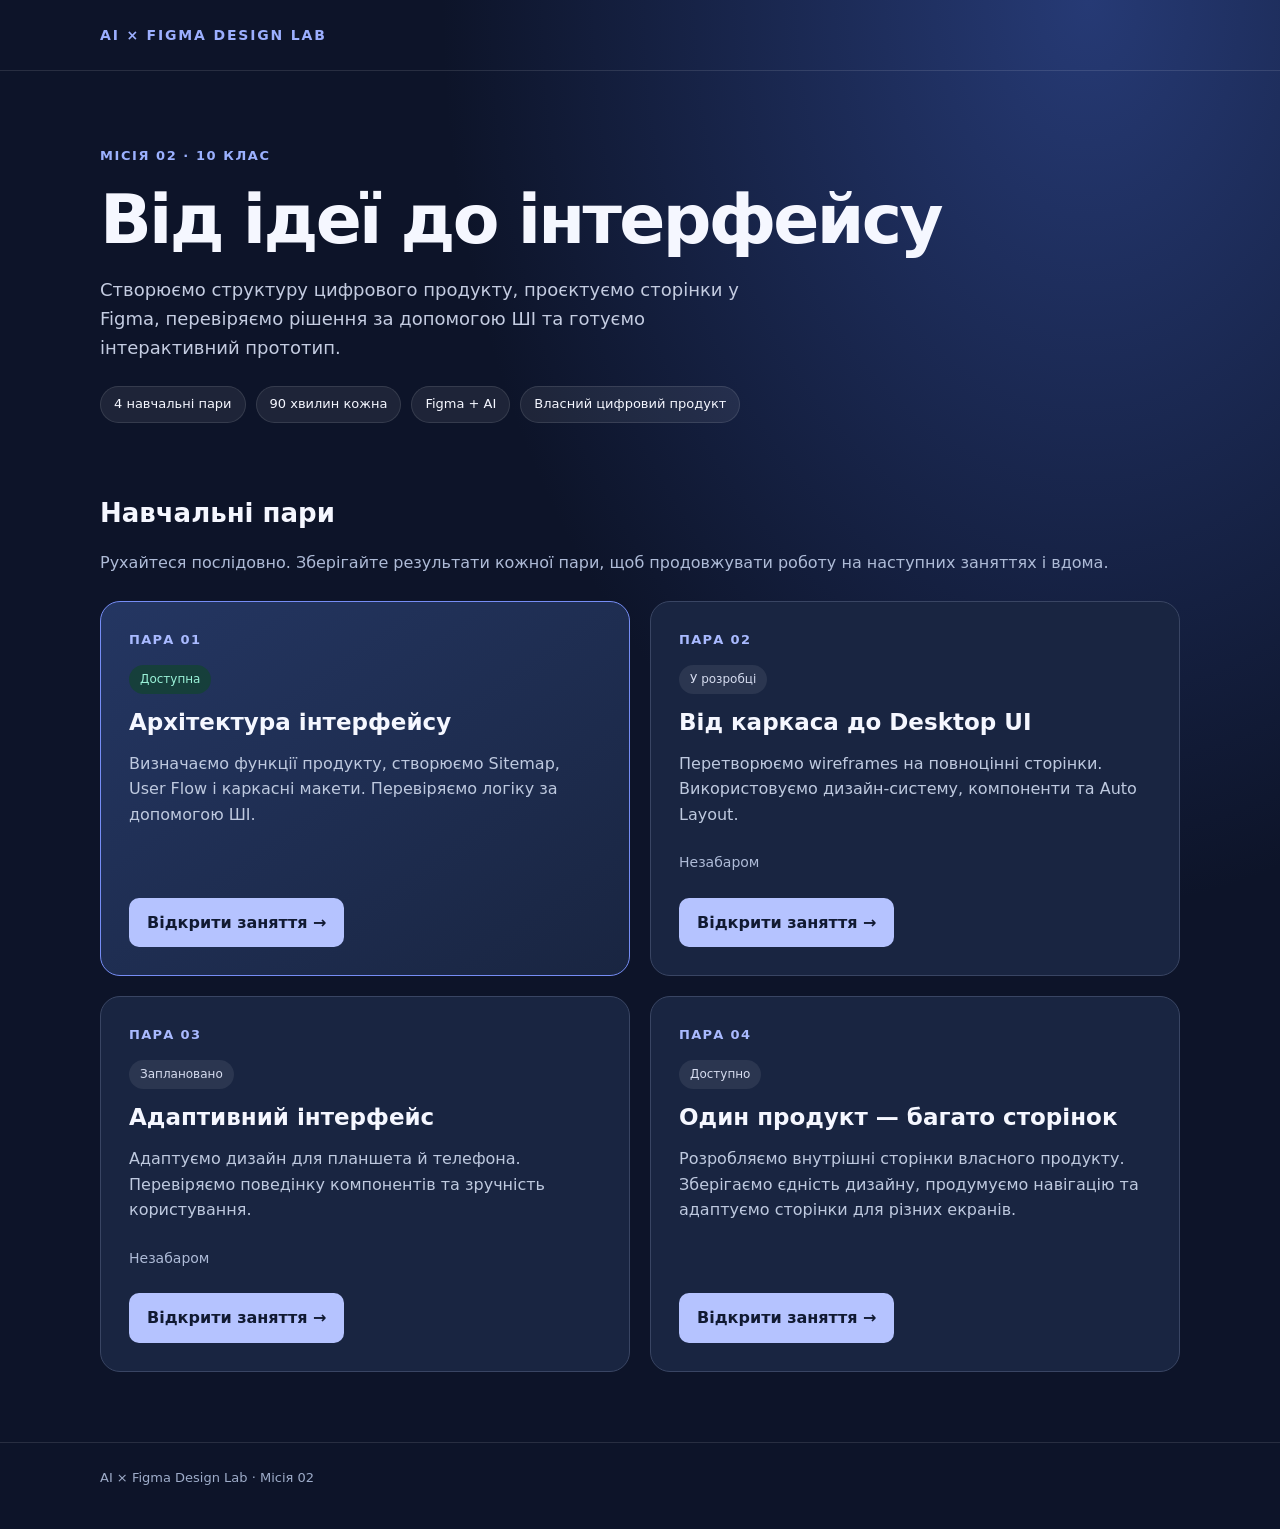
<file: index.html>
<!DOCTYPE html>
<html lang="uk">
<head>
  <meta charset="UTF-8">
  <meta name="viewport" content="width=device-width, initial-scale=1">
  <meta name="theme-color" content="#101a35">
  <title>Місія 02 | AI × Figma Design Lab</title>
  <style>
    :root {
      color-scheme: dark;
      font-family: Inter, system-ui, Arial, sans-serif;
      background: #0d1429;
      color: #f5f7ff;
    }

    * { box-sizing: border-box; }

    body {
      margin: 0;
      min-height: 100vh;
      background:
        radial-gradient(ellipse at 85% 0%, #263a75 0%, transparent 42%),
        #0d1429;
      line-height: 1.6;
    }

    .container {
      width: min(1080px, calc(100% - 40px));
      margin: auto;
    }

    header {
      padding: 24px 0;
      border-bottom: 1px solid #ffffff1c;
    }

    .brand {
      font-size: 14px;
      font-weight: 800;
      letter-spacing: .13em;
      color: #9cafff;
    }

    .hero { padding: 75px 0 48px; }

    .eyebrow {
      color: #9bb1ff;
      font-size: 13px;
      font-weight: 700;
      letter-spacing: .12em;
      text-transform: uppercase;
    }

    h1 {
      font-size: clamp(38px, 6vw, 68px);
      line-height: 1.1;
      margin: 16px 0;
      letter-spacing: -.04em;
    }

    .lead {
      color: #c4cce1;
      font-size: 18px;
      max-width: 690px;
    }

    .meta {
      display: flex;
      flex-wrap: wrap;
      gap: 10px;
      margin-top: 24px;
    }

    .meta span {
      padding: 7px 13px;
      background: #ffffff12;
      border: 1px solid #ffffff1b;
      border-radius: 30px;
      font-size: 13px;
    }

    h2 { font-size: 26px; margin-bottom: 8px; }

    .section-intro {
      color: #aebbd7;
      margin-bottom: 25px;
    }

    .grid {
      display: grid;
      grid-template-columns: repeat(2, minmax(0, 1fr));
      gap: 20px;
      margin-bottom: 70px;
    }

    .card {
      display: flex;
      flex-direction: column;
      gap: 14px;
      padding: 28px;
      border: 1px solid #394563;
      border-radius: 20px;
      background: #192541;
    }

    .card.active {
      border-color: #768df5;
      background: linear-gradient(145deg, #243662, #192541);
    }

    .number {
      color: #a9baff;
      font-size: 13px;
      font-weight: 800;
      letter-spacing: .1em;
    }

    .card h3 {
      margin: 0;
      font-size: 23px;
      line-height: 1.25;
    }

    .card p {
      margin: 0;
      color: #bec9df;
      flex: 1;
    }

    .status {
      align-self: flex-start;
      font-size: 12px;
      padding: 5px 11px;
      border-radius: 20px;
      background: #ffffff14;
      color: #d6dcef;
    }

    .active .status {
      background: #163f3b;
      color: #9af2d8;
    }

    .button {
      display: inline-block;
      align-self: flex-start;
      margin-top: 10px;
      padding: 12px 18px;
      border-radius: 10px;
      background: #b5c3ff;
      color: #111a32;
      font-weight: 800;
      text-decoration: none;
    }

    .button:hover,
    .button:focus-visible {
      background: #e0e6ff;
      outline: 2px solid #fff;
      outline-offset: 3px;
    }

    .coming {
      margin-top: 10px;
      color: #aebbd7;
      font-size: 14px;
    }

    footer {
      border-top: 1px solid #ffffff1c;
      padding: 25px 0 40px;
      color: #9eacc9;
      font-size: 13px;
    }

    @media (max-width: 700px) {
      .grid { grid-template-columns: 1fr; }
      .hero { padding-top: 48px; }
      .card { padding: 23px; }
    }
  </style>
</head>
<body>
  <header>
    <div class="container">
      <div class="brand">AI × FIGMA DESIGN LAB</div>
    </div>
  </header>

  <main class="container">
    <section class="hero" aria-labelledby="mission-title">
      <div class="eyebrow">Місія 02 · 10 клас</div>
      <h1 id="mission-title">Від ідеї до інтерфейсу</h1>
      <p class="lead">
        Створюємо структуру цифрового продукту,
        проєктуємо сторінки у Figma, перевіряємо
        рішення за допомогою ШІ та готуємо
        інтерактивний прототип.
      </p>
      <div class="meta">
        <span>4 навчальні пари</span>
        <span>90 хвилин кожна</span>
        <span>Figma + AI</span>
        <span>Власний цифровий продукт</span>
      </div>
    </section>

    <section aria-labelledby="lessons-title">
      <h2 id="lessons-title">Навчальні пари</h2>
      <p class="section-intro">
        Рухайтеся послідовно. Зберігайте результати
        кожної пари, щоб продовжувати роботу
        на наступних заняттях і вдома.
      </p>

      <div class="grid">
        <article class="card active">
          <div class="number">ПАРА 01</div>
          <span class="status">Доступна</span>
          <h3>Архітектура інтерфейсу</h3>
          <p>
            Визначаємо функції продукту, створюємо
            Sitemap, User Flow і каркасні макети.
            Перевіряємо логіку за допомогою ШІ.
          </p>
          <a class="button" href="./pair-01/">
            Відкрити заняття →
          </a>
        </article>

        <article class="card">
          <div class="number">ПАРА 02</div>
          <span class="status">У розробці</span>
          <h3>Від каркаса до Desktop UI</h3>
          <p>
            Перетворюємо wireframes на повноцінні
            сторінки. Використовуємо дизайн-систему,
            компоненти та Auto Layout.
          </p>
          <div class="coming">Незабаром</div>
           <a class="button" href="./pair-02/">
                Відкрити заняття →
           </a>
        </article>

        <article class="card">
          <div class="number">ПАРА 03</div>
          <span class="status">Заплановано</span>
          <h3>Адаптивний інтерфейс</h3>
          <p>
            Адаптуємо дизайн для планшета й телефона.
            Перевіряємо поведінку компонентів
            та зручність користування.
          </p>
          <div class="coming">Незабаром</div>
           <a class="button" href="./pair-03/">
                Відкрити заняття →
           </a>
        </article>

        <article class="card">
           <div class="number">ПАРА 04</div>
           <span class="status">Доступно</span>
           <h3>Один продукт — багато сторінок</h3>
           <p>
                Розробляємо внутрішні сторінки власного продукту.
                Зберігаємо єдність дизайну, продумуємо навігацію
                та адаптуємо сторінки для різних екранів.
           </p>
           <a class="button" href="./pair-04/">
                Відкрити заняття →
           </a>
        </article>
      </div>
    </section>
  </main>

  <footer>
    <div class="container">
      AI × Figma Design Lab · Місія 02
    </div>
  </footer>
</body>
</html>
</file>
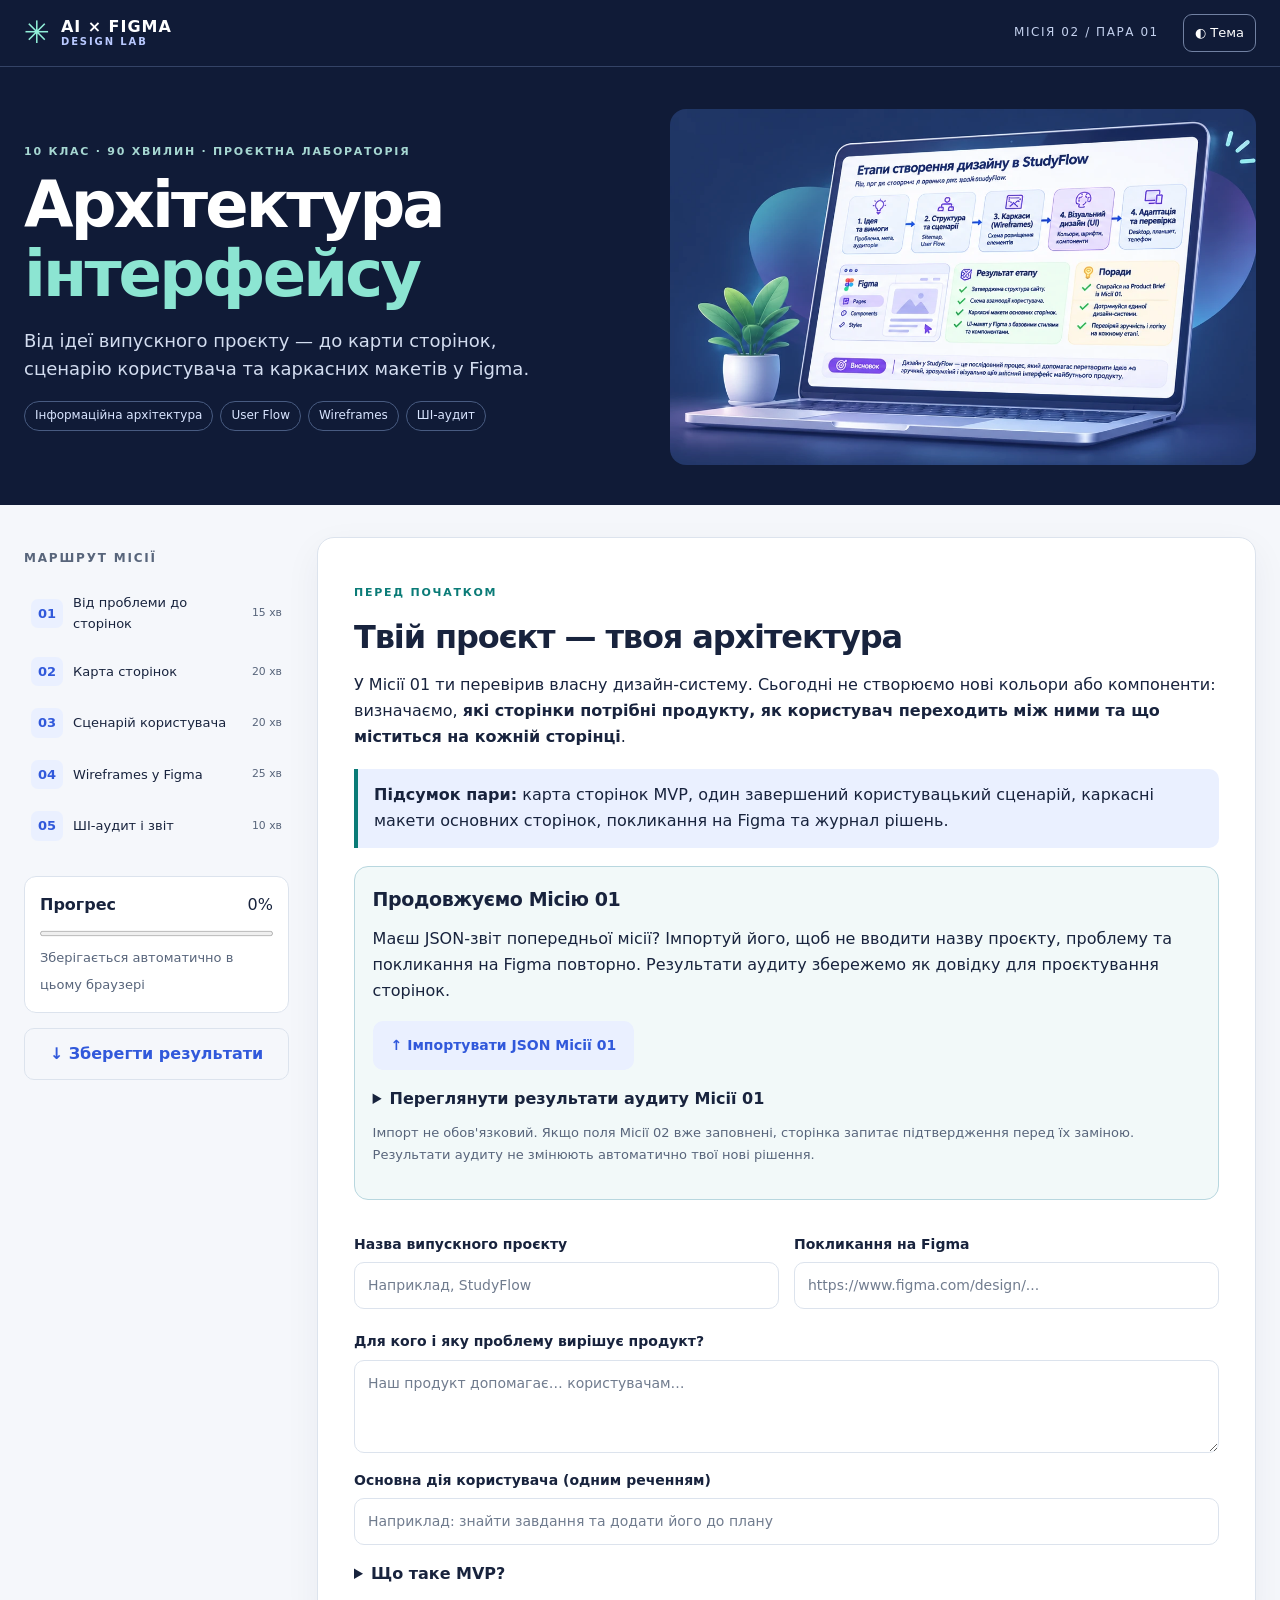
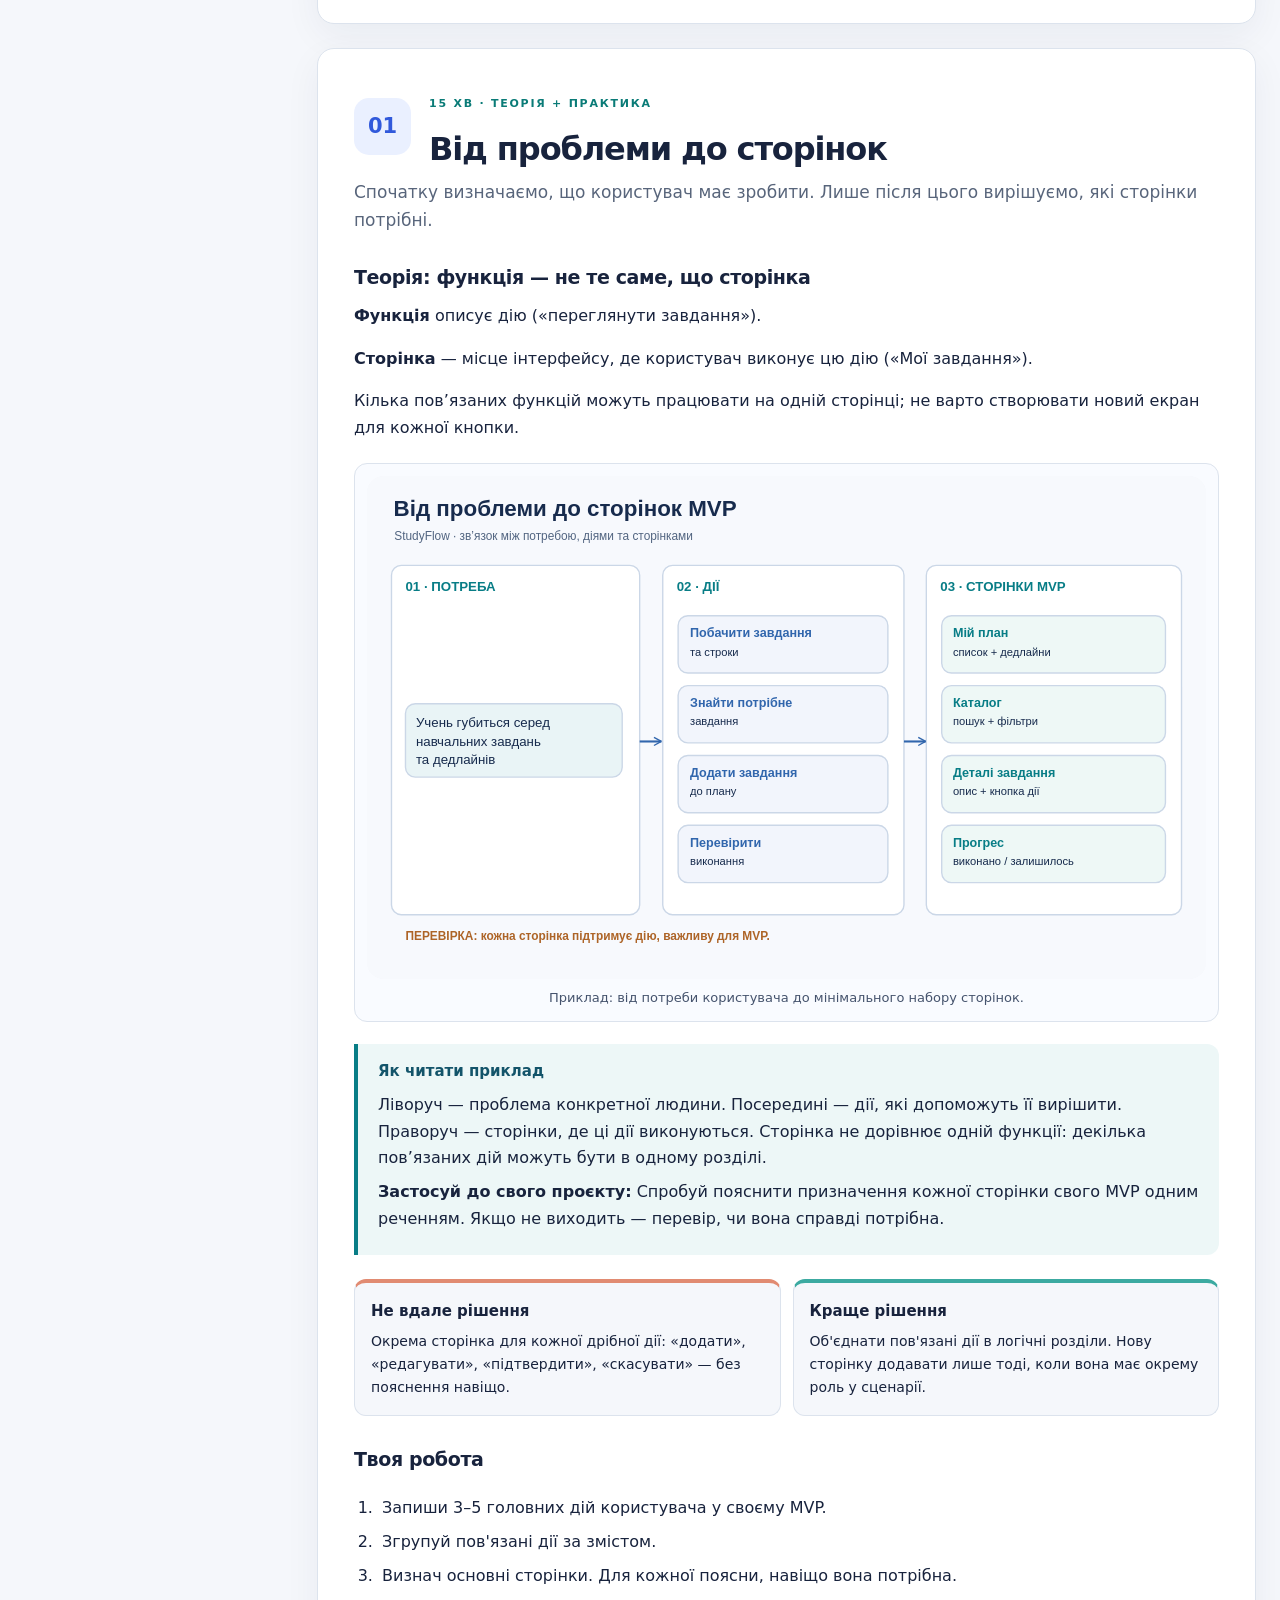
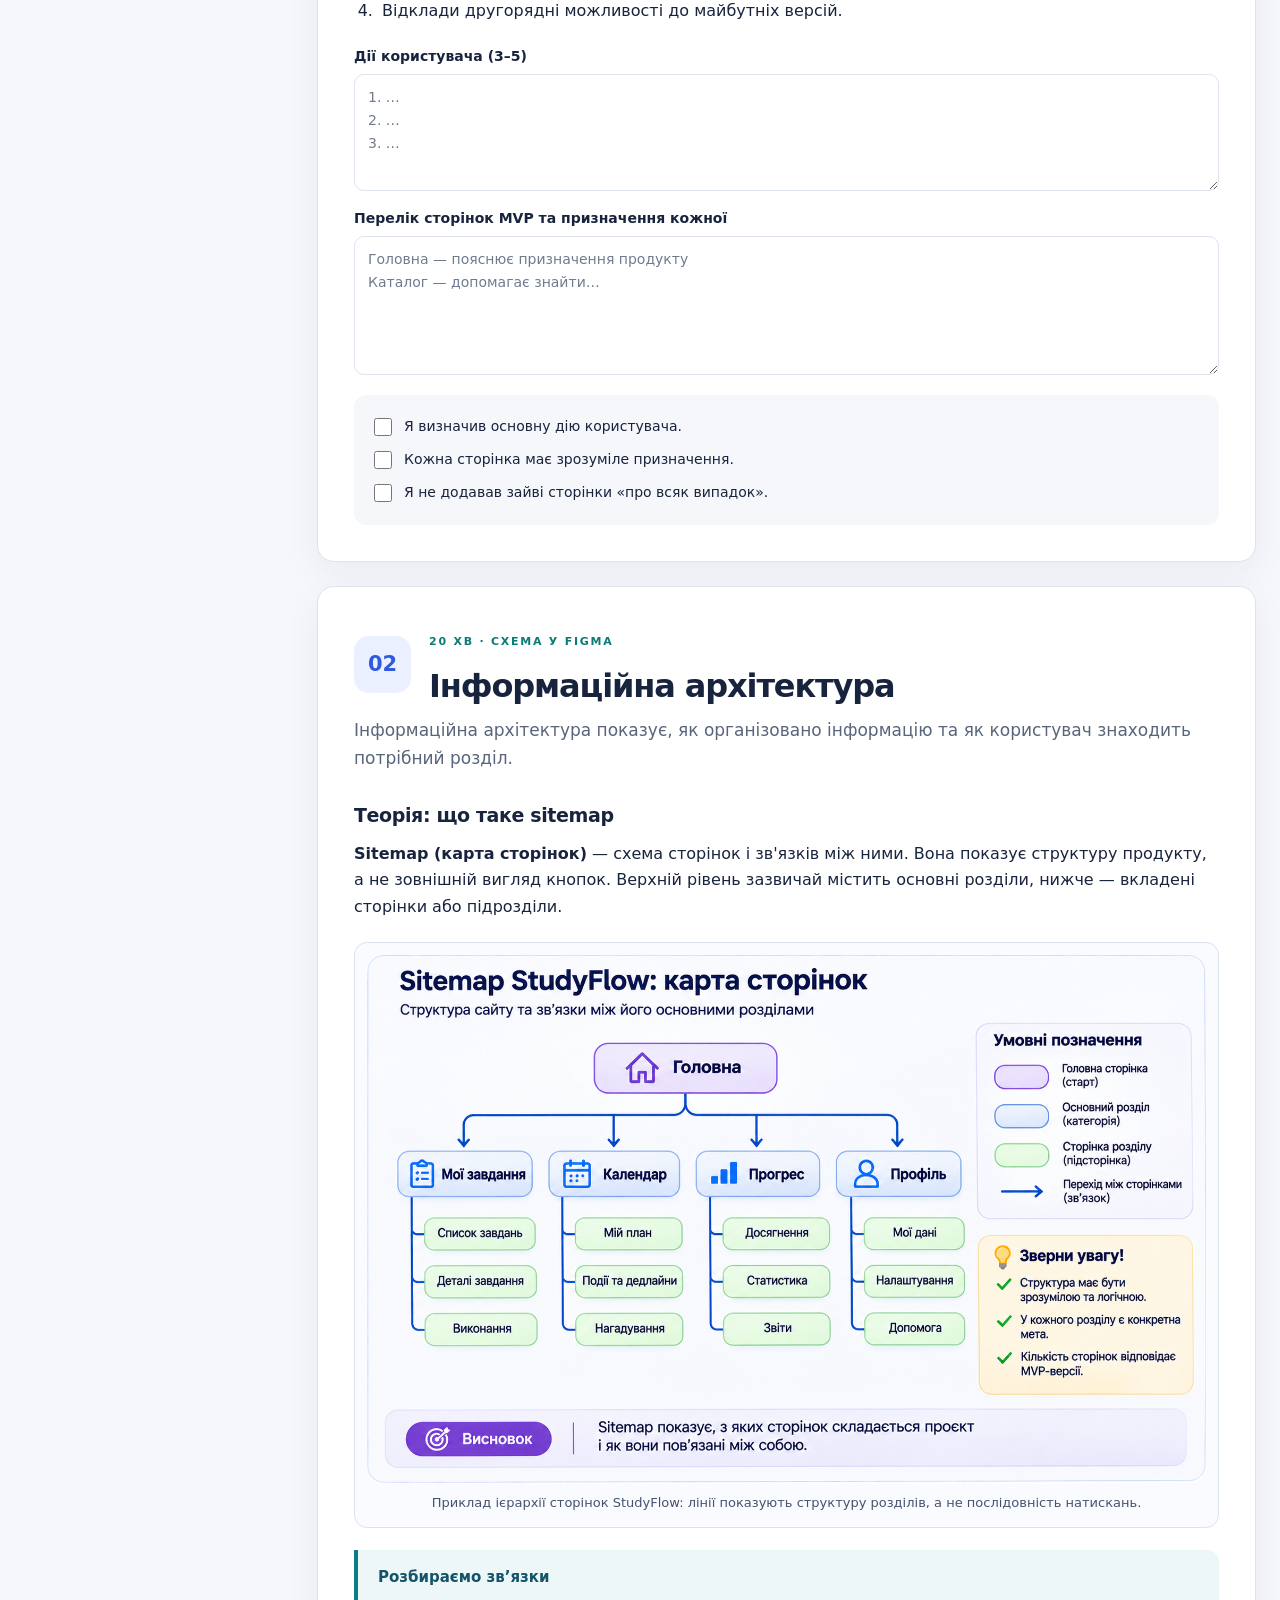
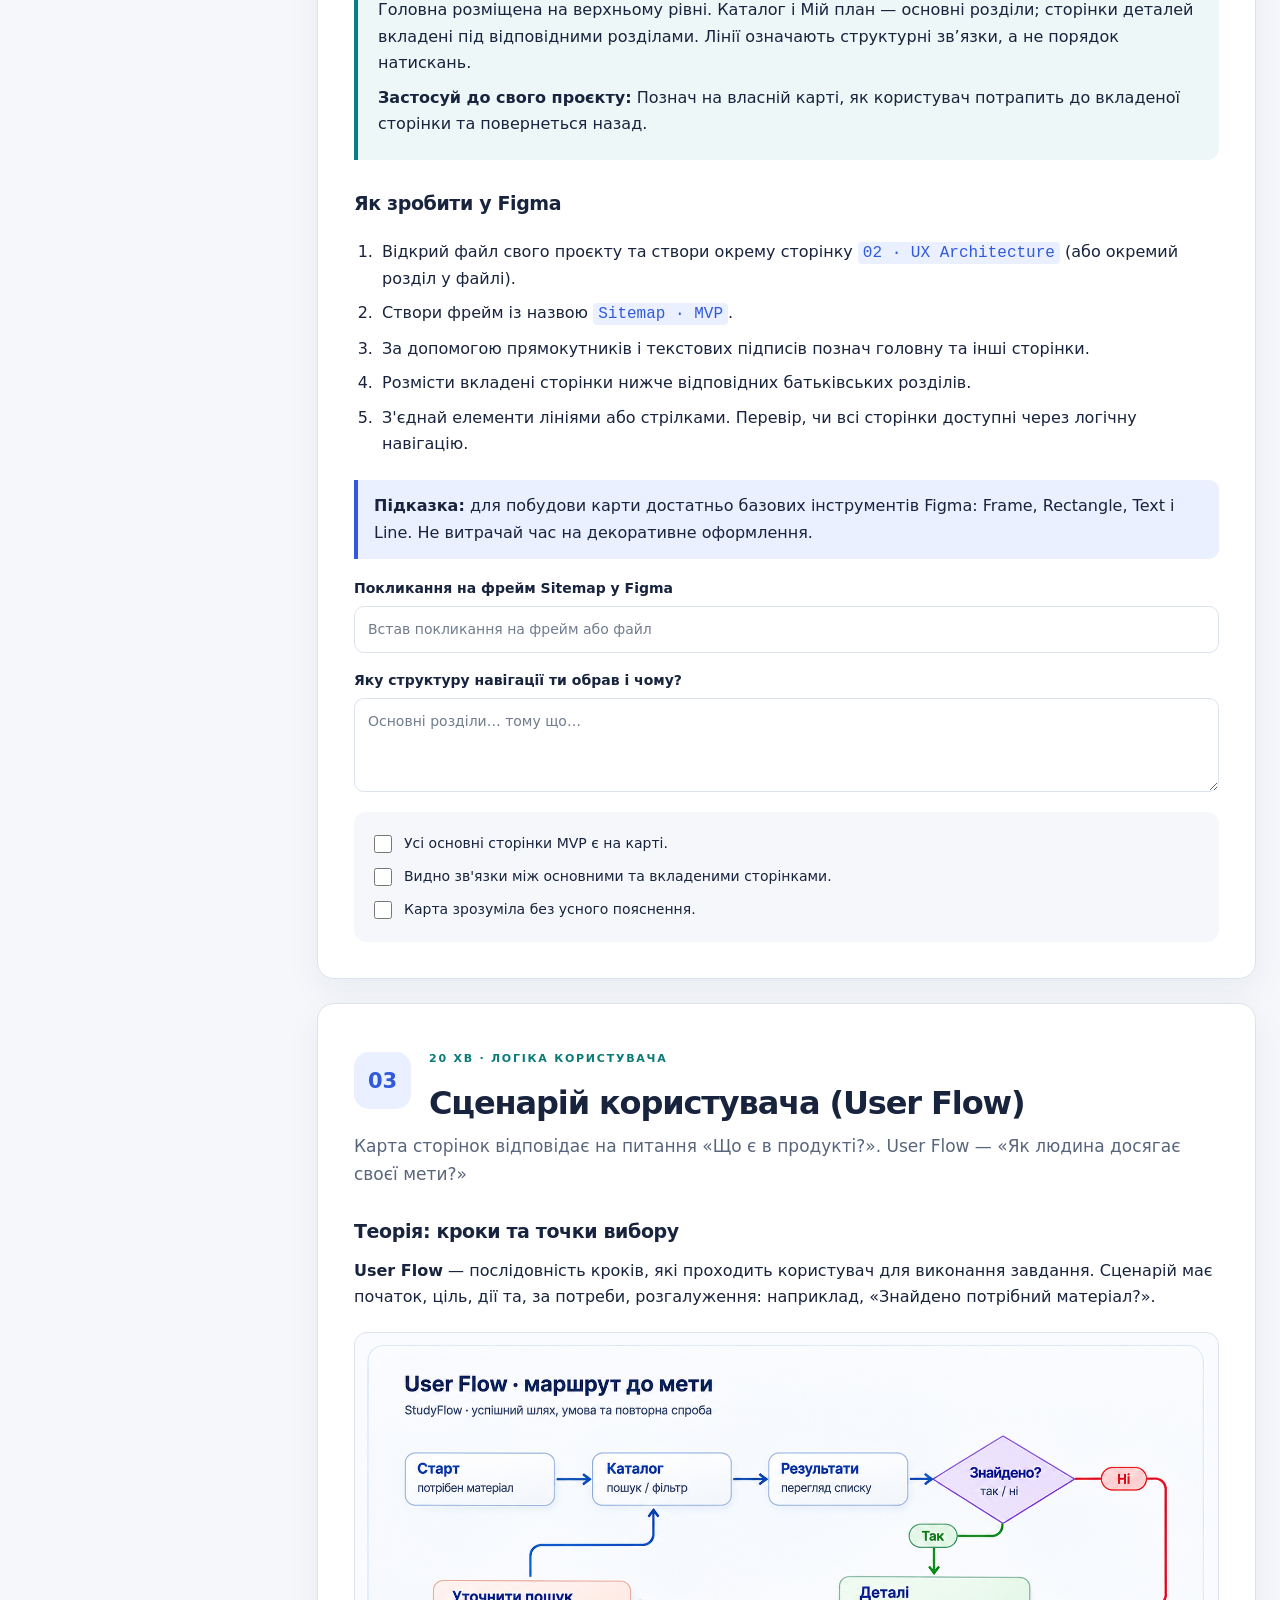
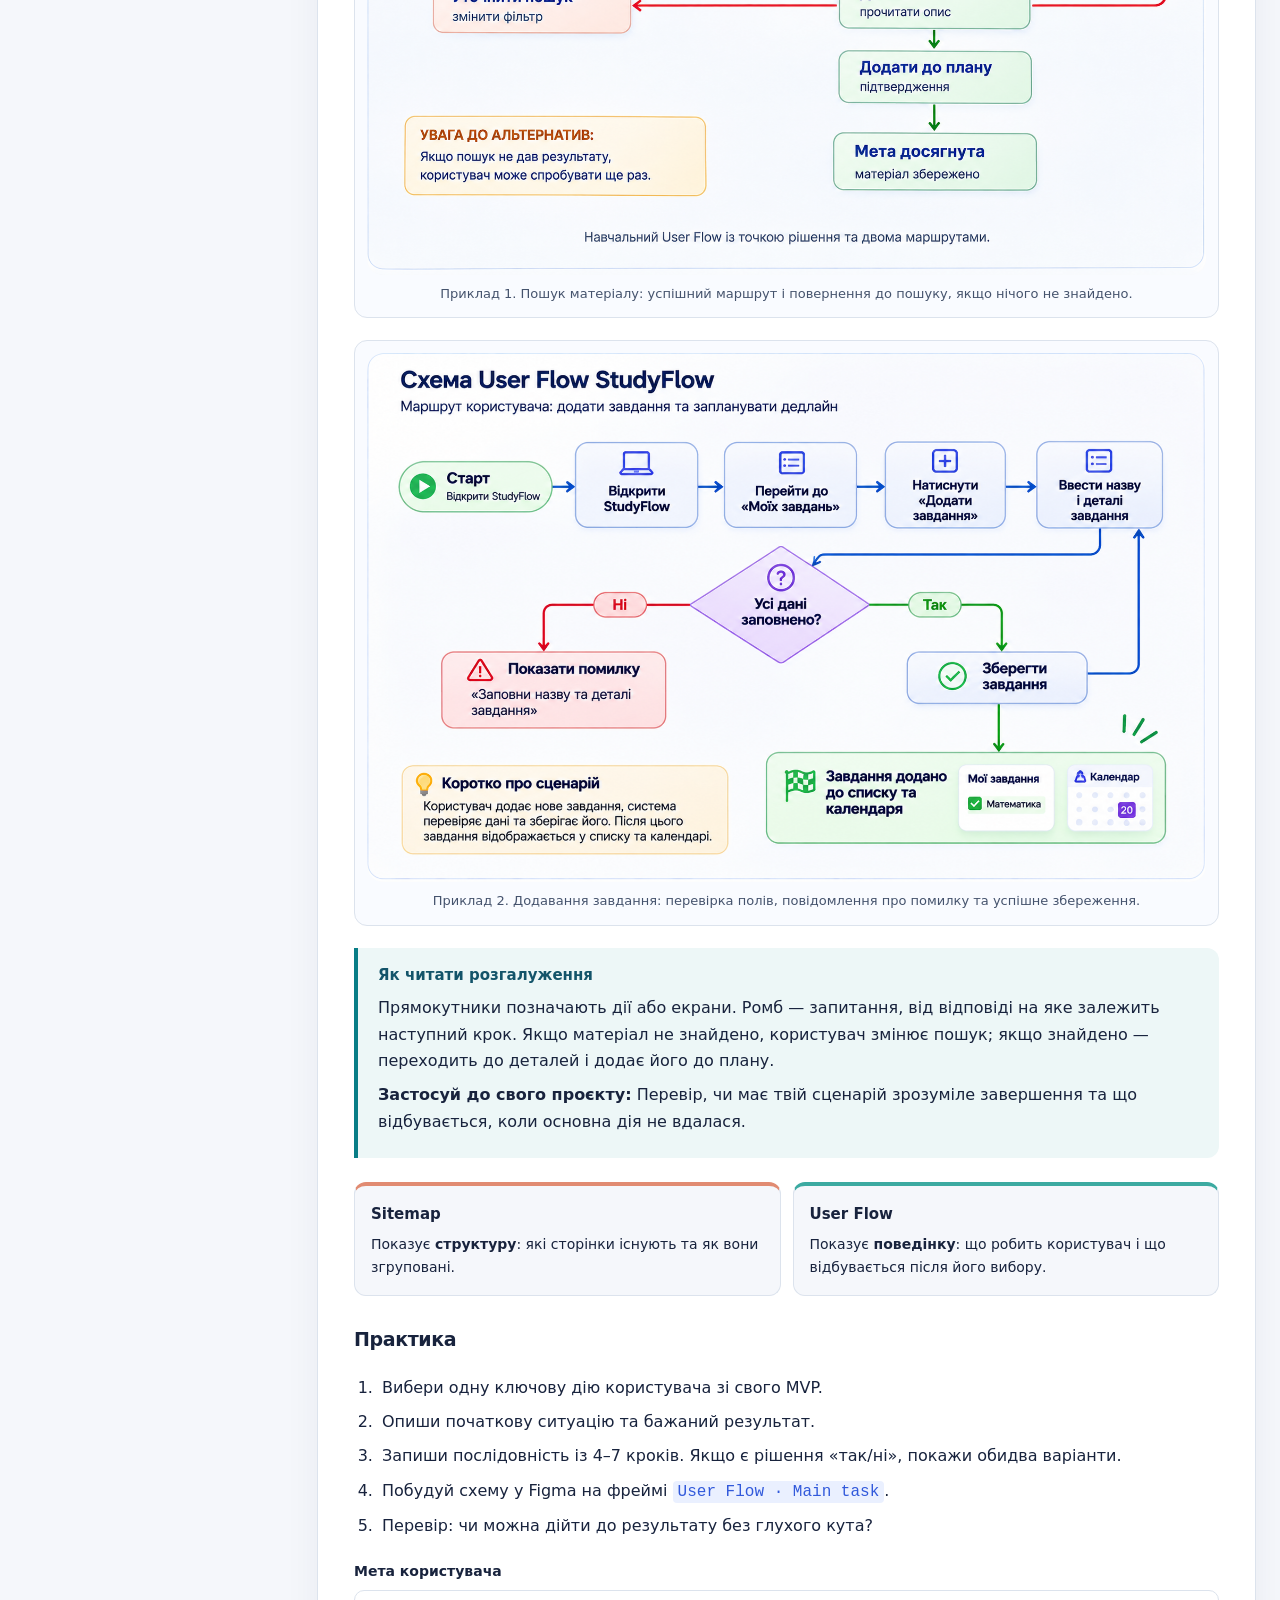
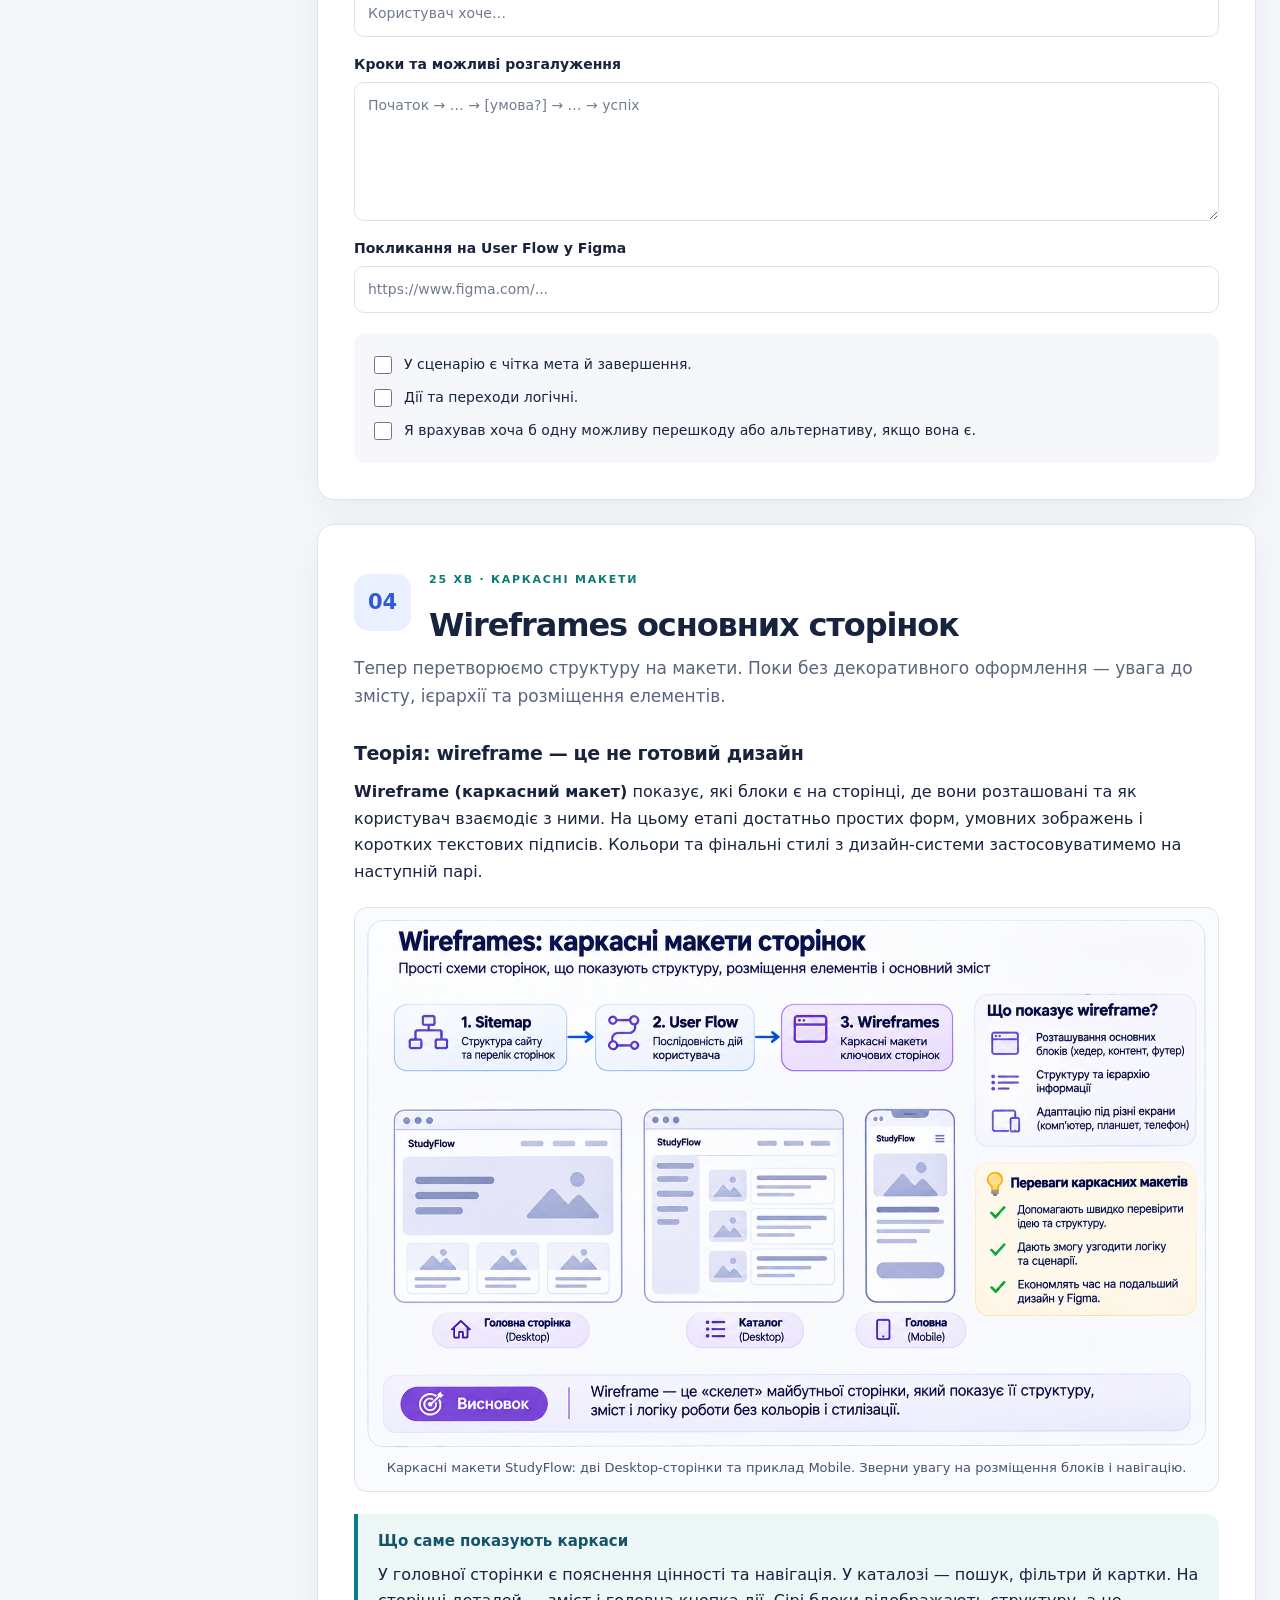
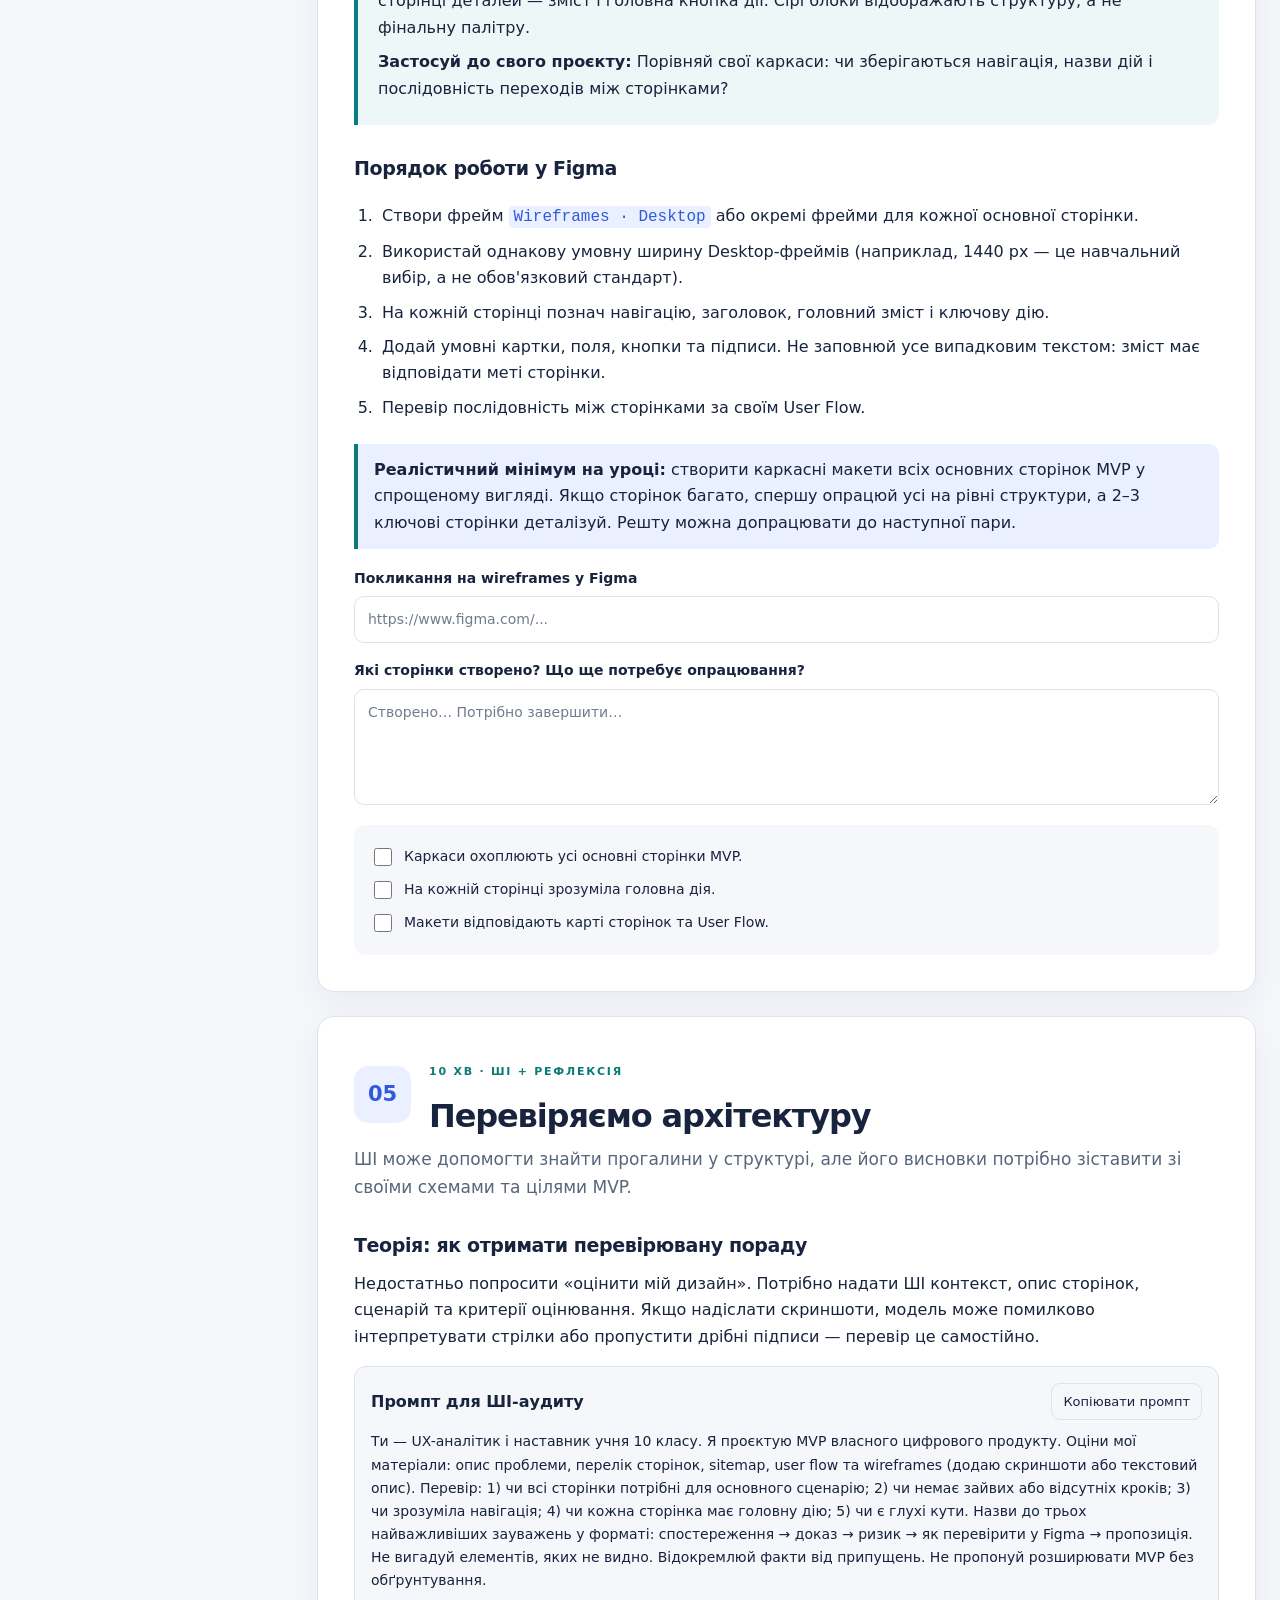
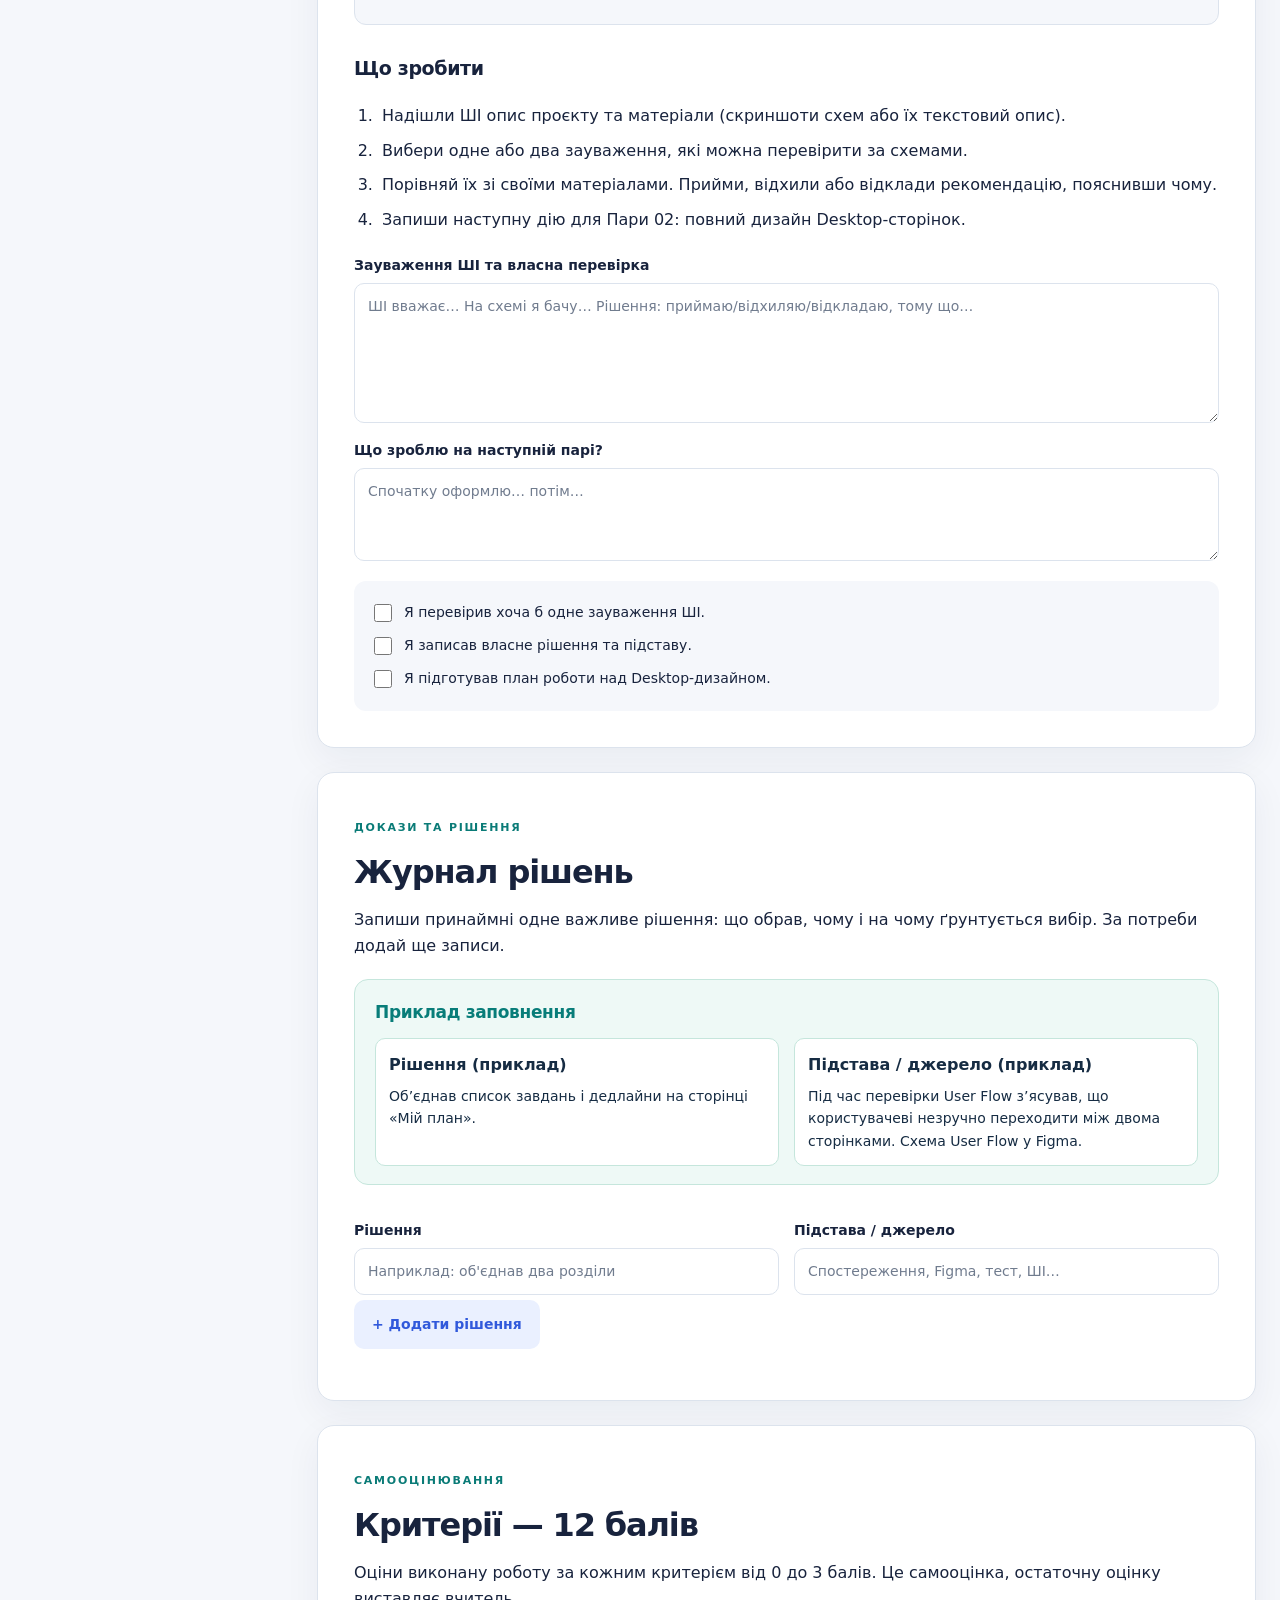
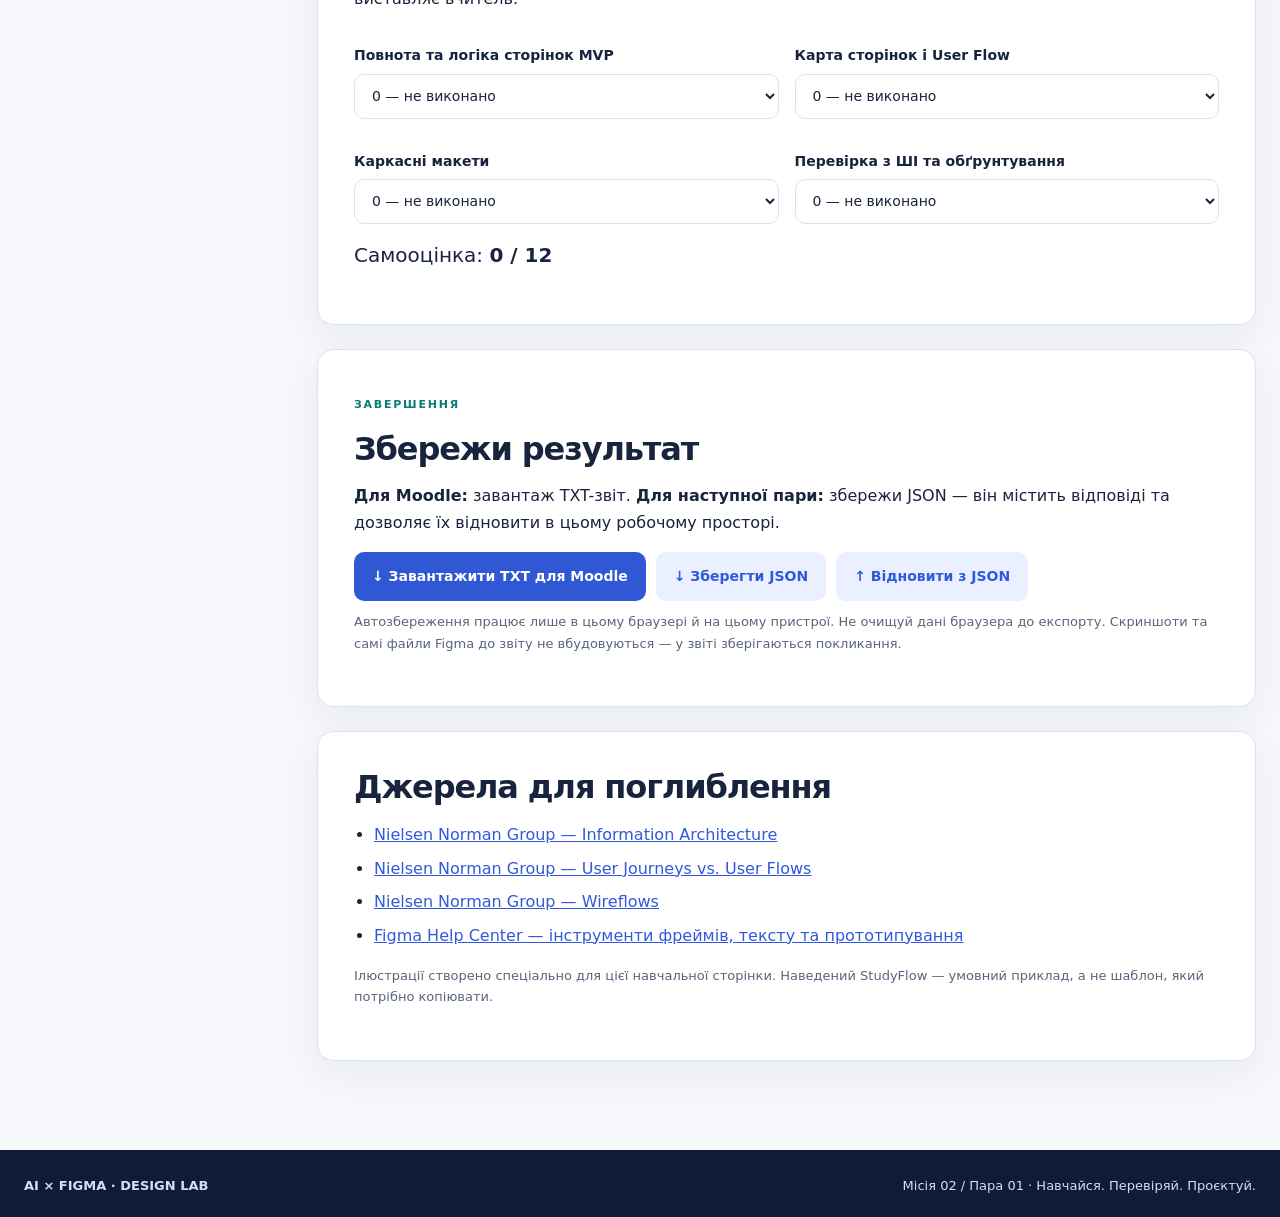
<file: pair-01/index.html>
<!DOCTYPE html>

<html lang="uk">
<head>
<meta charset="utf-8"/><meta content="width=device-width, initial-scale=1" name="viewport"/><meta content="#101b37" name="theme-color"/>
<meta content="Місія 02, пара 01: інтерактивний навчальний модуль із проєктування архітектури інтерфейсу у Figma." name="description"/>
<title>Місія 02 · Пара 01 — Архітектура інтерфейсу</title>
<link href="assets/css/styles.css" rel="stylesheet"/><script defer="" src="assets/js/app.js"></script>
</head>
<body>
<a class="skip" href="#main">Перейти до основного вмісту</a>
<header class="site-header"><div class="shell header-inner"><a aria-label="AI × Figma — початок" class="brand" href="#top"><span aria-hidden="true" class="brand-mark">✳</span><span>AI × FIGMA <small>DESIGN LAB</small></span></a><span class="header-tag">МІСІЯ 02 / ПАРА 01</span><button aria-label="Змінити тему" class="small-button" id="themeToggle" type="button">◐ Тема</button></div></header>
<div class="hero" id="top"><div class="shell hero-grid"><div><p class="eyebrow">10 КЛАС · 90 ХВИЛИН · ПРОЄКТНА ЛАБОРАТОРІЯ</p><h1>Архітектура<br/><em>інтерфейсу</em></h1><p class="hero-lead">Від ідеї випускного проєкту — до карти сторінок, сценарію користувача та каркасних макетів у Figma.</p><div class="hero-chips"><span>Інформаційна архітектура</span><span>User Flow</span><span>Wireframes</span><span>ШІ-аудит</span></div></div><div class="hero-graphic"><img alt="Послідовність проєктування StudyFlow: ідея та вимоги, структура й сценарії, каркасні макети, візуальний дизайн, адаптація та перевірка" height="665" src="assets/images/hero-approved-crop.webp" width="1095"/></div></div></div>
<div class="shell workspace-layout"><aside aria-label="Навігація місії" class="sidebar"><div class="sidebar-sticky"><p class="aside-title">МАРШРУТ МІСІЇ</p><nav aria-label="Етапи роботи"><ol class="stage-nav"><li><a href="#stage1"><span>01</span> Від проблеми до сторінок <small>15 хв</small></a></li><li><a href="#stage2"><span>02</span> Карта сторінок <small>20 хв</small></a></li><li><a href="#stage3"><span>03</span> Сценарій користувача <small>20 хв</small></a></li><li><a href="#stage4"><span>04</span> Wireframes у Figma <small>25 хв</small></a></li><li><a href="#stage5"><span>05</span> ШІ-аудит і звіт <small>10 хв</small></a></li></ol></nav><div class="progress-panel"><div class="progress-top"><strong>Прогрес</strong><output id="progressText">0%</output></div><progress id="progressBar" max="100" value="0">0%</progress><small>Зберігається автоматично в цьому браузері</small></div><a class="aside-export" href="#exports">↓ Зберегти результати</a></div></aside>
<main id="main">
<section aria-labelledby="introTitle" class="intro panel"><p class="eyebrow">ПЕРЕД ПОЧАТКОМ</p><h2 id="introTitle">Твій проєкт — твоя архітектура</h2><p>У Місії 01 ти перевірив власну дизайн-систему. Сьогодні не створюємо нові кольори або компоненти: визначаємо, <strong>які сторінки потрібні продукту, як користувач переходить між ними та що міститься на кожній сторінці</strong>.</p><div class="callout"><strong>Підсумок пари:</strong> карта сторінок MVP, один завершений користувацький сценарій, каркасні макети основних сторінок, покликання на Figma та журнал рішень.</div><section aria-labelledby="importMissionTitle" class="import-mission"><h3 id="importMissionTitle">Продовжуємо Місію 01</h3><p>Маєш JSON-звіт попередньої місії? Імпортуй його, щоб не вводити назву проєкту, проблему та покликання на Figma повторно. Результати аудиту збережемо як довідку для проєктування сторінок.</p><div class="export-buttons"><button class="button secondary" id="importPreviousBtn" type="button">↑ Імпортувати JSON Місії 01</button><input accept=".json,application/json" hidden="" id="importPreviousFile" type="file"/></div><p aria-live="polite" id="previousImportStatus" role="status"></p><details id="previousAuditDetails"><summary>Переглянути результати аудиту Місії 01</summary><div class="previous-audit" id="previousAuditView"><p>Дані Місії 01 ще не імпортовано.</p></div></details><p class="muted">Імпорт не обов'язковий. Якщо поля Місії 02 вже заповнені, сторінка запитає підтвердження перед їх заміною. Результати аудиту не змінюють автоматично твої нові рішення.</p></section><div class="fields two"><label>Назва випускного проєкту<input data-field="projectName" placeholder="Наприклад, StudyFlow"/></label><label>Покликання на Figma<input data-field="figmaUrl" placeholder="https://www.figma.com/design/..." type="url"/></label></div><label>Для кого і яку проблему вирішує продукт?<textarea data-field="problem" placeholder="Наш продукт допомагає… користувачам…" rows="3"></textarea></label><label>Основна дія користувача (одним реченням)<input data-field="mainAction" placeholder="Наприклад: знайти завдання та додати його до плану"/></label><details><summary>Що таке MVP?</summary><p><strong>MVP (Minimum Viable Product)</strong> — мінімальна версія продукту, яка дає змогу виконати його основну корисну функцію. На цій парі ми проєктуємо сторінки саме для MVP, а не для всіх можливих майбутніх функцій.</p></details></section>
<section aria-labelledby="s1title" class="stage panel" id="stage1"><div class="stage-head"><span class="step-no">01</span><div><p class="eyebrow">15 ХВ · ТЕОРІЯ + ПРАКТИКА</p><h2 id="s1title">Від проблеми до сторінок</h2></div></div><p class="lead">Спочатку визначаємо, що користувач має зробити. Лише після цього вирішуємо, які сторінки потрібні.</p><h3>Теорія: функція — не те саме, що сторінка</h3><p><strong>Функція</strong> описує дію («переглянути завдання»).</p><p><strong>Сторінка</strong> — місце інтерфейсу, де користувач виконує цю дію («Мої завдання»).</p><p>Кілька пов’язаних функцій можуть працювати на одній сторінці; не варто створювати новий екран для кожної кнопки.</p><figure><img alt="Навчальна схема: проблема користувача переходить у дії, а дії групуються у три сторінки MVP" height="430" loading="lazy" src="assets/images/features-to-pages.svg" width="960"/><figcaption>Приклад: від потреби користувача до мінімального набору сторінок.</figcaption></figure><aside aria-label="Пояснення навчальної схеми" class="diagram-explainer"><h4>Як читати приклад</h4><p>Ліворуч — проблема конкретної людини. Посередині — дії, які допоможуть її вирішити. Праворуч — сторінки, де ці дії виконуються. Сторінка не дорівнює одній функції: декілька пов’язаних дій можуть бути в одному розділі.</p><p><strong>Застосуй до свого проєкту:</strong> Спробуй пояснити призначення кожної сторінки свого MVP одним реченням. Якщо не виходить — перевір, чи вона справді потрібна.</p></aside><div class="compare"><article><h4>Не вдале рішення</h4><p>Окрема сторінка для кожної дрібної дії: «додати», «редагувати», «підтвердити», «скасувати» — без пояснення навіщо.</p></article><article><h4>Краще рішення</h4><p>Об'єднати пов'язані дії в логічні розділи. Нову сторінку додавати лише тоді, коли вона має окрему роль у сценарії.</p></article></div><h3>Твоя робота</h3><ol class="instructions"><li>Запиши 3–5 головних дій користувача у своєму MVP.</li><li>Згрупуй пов'язані дії за змістом.</li><li>Визнач основні сторінки. Для кожної поясни, навіщо вона потрібна.</li><li>Відклади другорядні можливості до майбутніх версій.</li></ol><label>Дії користувача (3–5)<textarea data-field="userActions" placeholder="1. …
2. …
3. …" rows="4"></textarea></label><label>Перелік сторінок MVP та призначення кожної<textarea data-field="pageList" placeholder="Головна — пояснює призначення продукту
Каталог — допомагає знайти…" rows="5"></textarea></label><div class="checks"><label><input data-check="s1a" type="checkbox"/> Я визначив основну дію користувача.</label><label><input data-check="s1b" type="checkbox"/> Кожна сторінка має зрозуміле призначення.</label><label><input data-check="s1c" type="checkbox"/> Я не додавав зайві сторінки «про всяк випадок».</label></div></section>
<section aria-labelledby="s2title" class="stage panel" id="stage2"><div class="stage-head"><span class="step-no">02</span><div><p class="eyebrow">20 ХВ · СХЕМА У FIGMA</p><h2 id="s2title">Інформаційна архітектура</h2></div></div><p class="lead">Інформаційна архітектура показує, як організовано інформацію та як користувач знаходить потрібний розділ.</p><h3>Теорія: що таке sitemap</h3><p><strong>Sitemap (карта сторінок)</strong> — схема сторінок і зв'язків між ними. Вона показує структуру продукту, а не зовнішній вигляд кнопок. Верхній рівень зазвичай містить основні розділи, нижче — вкладені сторінки або підрозділи.</p><figure><img alt="Sitemap StudyFlow: головна сторінка, основні розділи Мої завдання, Календар, Прогрес і Профіль та їхні підсторінки" height="996" loading="lazy" src="assets/images/sitemap.png" width="1579"/><figcaption>Приклад ієрархії сторінок StudyFlow: лінії показують структуру розділів, а не послідовність натискань.</figcaption></figure><aside aria-label="Пояснення навчальної схеми" class="diagram-explainer"><h4>Розбираємо зв’язки</h4><p>Головна розміщена на верхньому рівні. Каталог і Мій план — основні розділи; сторінки деталей вкладені під відповідними розділами. Лінії означають структурні зв’язки, а не порядок натискань.</p><p><strong>Застосуй до свого проєкту:</strong> Познач на власній карті, як користувач потрапить до вкладеної сторінки та повернеться назад.</p></aside><h3>Як зробити у Figma</h3><ol class="instructions"><li>Відкрий файл свого проєкту та створи окрему сторінку <code>02 · UX Architecture</code> (або окремий розділ у файлі).</li><li>Створи фрейм із назвою <code>Sitemap · MVP</code>.</li><li>За допомогою прямокутників і текстових підписів познач головну та інші сторінки.</li><li>Розмісти вкладені сторінки нижче відповідних батьківських розділів.</li><li>З'єднай елементи лініями або стрілками. Перевір, чи всі сторінки доступні через логічну навігацію.</li></ol><div class="tip"><strong>Підказка:</strong> для побудови карти достатньо базових інструментів Figma: Frame, Rectangle, Text і Line. Не витрачай час на декоративне оформлення.</div><label>Покликання на фрейм Sitemap у Figma<input data-field="sitemapUrl" placeholder="Встав покликання на фрейм або файл" type="url"/></label><label>Яку структуру навігації ти обрав і чому?<textarea data-field="navigationDecision" placeholder="Основні розділи… тому що…" rows="3"></textarea></label><div class="checks"><label><input data-check="s2a" type="checkbox"/> Усі основні сторінки MVP є на карті.</label><label><input data-check="s2b" type="checkbox"/> Видно зв'язки між основними та вкладеними сторінками.</label><label><input data-check="s2c" type="checkbox"/> Карта зрозуміла без усного пояснення.</label></div></section>
<section aria-labelledby="s3title" class="stage panel" id="stage3"><div class="stage-head"><span class="step-no">03</span><div><p class="eyebrow">20 ХВ · ЛОГІКА КОРИСТУВАЧА</p><h2 id="s3title">Сценарій користувача (User Flow)</h2></div></div><p class="lead">Карта сторінок відповідає на питання «Що є в продукті?». User Flow — «Як людина досягає своєї мети?»</p><h3>Теорія: кроки та точки вибору</h3><p><strong>User Flow</strong> — послідовність кроків, які проходить користувач для виконання завдання. Сценарій має початок, ціль, дії та, за потреби, розгалуження: наприклад, «Знайдено потрібний матеріал?».</p><figure><img alt="User Flow StudyFlow: старт, каталог, результати пошуку, перевірка «Знайдено?»; так — деталі й додавання до плану, ні — уточнення пошуку й повторна спроба" height="996" loading="lazy" src="assets/images/user-flow-search.png" width="1579"/><figcaption>Приклад 1. Пошук матеріалу: успішний маршрут і повернення до пошуку, якщо нічого не знайдено.</figcaption></figure><figure class="supplementary-flow"><img alt="Другий сценарій StudyFlow: додати завдання, перевірити заповнення полів, виправити помилку або зберегти завдання та побачити його в списку й календарі" height="996" loading="lazy" src="assets/images/user-flow-task.png" width="1578"/><figcaption>Приклад 2. Додавання завдання: перевірка полів, повідомлення про помилку та успішне збереження.</figcaption></figure><aside aria-label="Пояснення навчальної схеми" class="diagram-explainer"><h4>Як читати розгалуження</h4><p>Прямокутники позначають дії або екрани. Ромб — запитання, від відповіді на яке залежить наступний крок. Якщо матеріал не знайдено, користувач змінює пошук; якщо знайдено — переходить до деталей і додає його до плану.</p><p><strong>Застосуй до свого проєкту:</strong> Перевір, чи має твій сценарій зрозуміле завершення та що відбувається, коли основна дія не вдалася.</p></aside><div class="compare"><article><h4>Sitemap</h4><p>Показує <strong>структуру</strong>: які сторінки існують та як вони згруповані.</p></article><article><h4>User Flow</h4><p>Показує <strong>поведінку</strong>: що робить користувач і що відбувається після його вибору.</p></article></div><h3>Практика</h3><ol class="instructions"><li>Вибери одну ключову дію користувача зі свого MVP.</li><li>Опиши початкову ситуацію та бажаний результат.</li><li>Запиши послідовність із 4–7 кроків. Якщо є рішення «так/ні», покажи обидва варіанти.</li><li>Побудуй схему у Figma на фреймі <code>User Flow · Main task</code>.</li><li>Перевір: чи можна дійти до результату без глухого кута?</li></ol><label>Мета користувача<input data-field="flowGoal" placeholder="Користувач хоче…"/></label><label>Кроки та можливі розгалуження<textarea data-field="flowSteps" placeholder="Початок → … → [умова?] → … → успіх" rows="5"></textarea></label><label>Покликання на User Flow у Figma<input data-field="flowUrl" placeholder="https://www.figma.com/..." type="url"/></label><div class="checks"><label><input data-check="s3a" type="checkbox"/> У сценарію є чітка мета й завершення.</label><label><input data-check="s3b" type="checkbox"/> Дії та переходи логічні.</label><label><input data-check="s3c" type="checkbox"/> Я врахував хоча б одну можливу перешкоду або альтернативу, якщо вона є.</label></div></section>
<section aria-labelledby="s4title" class="stage panel" id="stage4"><div class="stage-head"><span class="step-no">04</span><div><p class="eyebrow">25 ХВ · КАРКАСНІ МАКЕТИ</p><h2 id="s4title">Wireframes основних сторінок</h2></div></div><p class="lead">Тепер перетворюємо структуру на макети. Поки без декоративного оформлення — увага до змісту, ієрархії та розміщення елементів.</p><h3>Теорія: wireframe — це не готовий дизайн</h3><p><strong>Wireframe (каркасний макет)</strong> показує, які блоки є на сторінці, де вони розташовані та як користувач взаємодіє з ними. На цьому етапі достатньо простих форм, умовних зображень і коротких текстових підписів. Кольори та фінальні стилі з дизайн-системи застосовуватимемо на наступній парі.</p><figure><img alt="Каркасні макети StudyFlow: головна сторінка Desktop, каталог Desktop та приклад головної сторінки Mobile; схематичне розміщення основних блоків" height="996" loading="lazy" src="assets/images/wireframes.png" width="1579"/><figcaption>Каркасні макети StudyFlow: дві Desktop-сторінки та приклад Mobile. Зверни увагу на розміщення блоків і навігацію.</figcaption></figure><aside aria-label="Пояснення навчальної схеми" class="diagram-explainer"><h4>Що саме показують каркаси</h4><p>У головної сторінки є пояснення цінності та навігація. У каталозі — пошук, фільтри й картки. На сторінці деталей — зміст і головна кнопка дії. Сірі блоки відображають структуру, а не фінальну палітру.</p><p><strong>Застосуй до свого проєкту:</strong> Порівняй свої каркаси: чи зберігаються навігація, назви дій і послідовність переходів між сторінками?</p></aside><h3>Порядок роботи у Figma</h3><ol class="instructions"><li>Створи фрейм <code>Wireframes · Desktop</code> або окремі фрейми для кожної основної сторінки.</li><li>Використай однакову умовну ширину Desktop-фреймів (наприклад, 1440 px — це навчальний вибір, а не обов'язковий стандарт).</li><li>На кожній сторінці познач навігацію, заголовок, головний зміст і ключову дію.</li><li>Додай умовні картки, поля, кнопки та підписи. Не заповнюй усе випадковим текстом: зміст має відповідати меті сторінки.</li><li>Перевір послідовність між сторінками за своїм User Flow.</li></ol><div class="callout"><strong>Реалістичний мінімум на уроці:</strong> створити каркасні макети всіх основних сторінок MVP у спрощеному вигляді. Якщо сторінок багато, спершу опрацюй усі на рівні структури, а 2–3 ключові сторінки деталізуй. Решту можна допрацювати до наступної пари.</div><label>Покликання на wireframes у Figma<input data-field="wireframesUrl" placeholder="https://www.figma.com/..." type="url"/></label><label>Які сторінки створено? Що ще потребує опрацювання?<textarea data-field="wireframesNotes" placeholder="Створено… Потрібно завершити…" rows="4"></textarea></label><div class="checks"><label><input data-check="s4a" type="checkbox"/> Каркаси охоплюють усі основні сторінки MVP.</label><label><input data-check="s4b" type="checkbox"/> На кожній сторінці зрозуміла головна дія.</label><label><input data-check="s4c" type="checkbox"/> Макети відповідають карті сторінок та User Flow.</label></div></section>
<section aria-labelledby="s5title" class="stage panel" id="stage5"><div class="stage-head"><span class="step-no">05</span><div><p class="eyebrow">10 ХВ · ШІ + РЕФЛЕКСІЯ</p><h2 id="s5title">Перевіряємо архітектуру</h2></div></div><p class="lead">ШІ може допомогти знайти прогалини у структурі, але його висновки потрібно зіставити зі своїми схемами та цілями MVP.</p><h3>Теорія: як отримати перевірювану пораду</h3><p>Недостатньо попросити «оцінити мій дизайн». Потрібно надати ШІ контекст, опис сторінок, сценарій та критерії оцінювання. Якщо надіслати скриншоти, модель може помилково інтерпретувати стрілки або пропустити дрібні підписи — перевір це самостійно.</p><div class="prompt-box"><div class="prompt-top"><strong>Промпт для ШІ-аудиту</strong><button class="small-button" data-copy="auditPrompt" type="button">Копіювати промпт</button></div><p id="auditPrompt">Ти — UX-аналітик і наставник учня 10 класу. Я проєктую MVP власного цифрового продукту. Оціни мої матеріали: опис проблеми, перелік сторінок, sitemap, user flow та wireframes (додаю скриншоти або текстовий опис). Перевір: 1) чи всі сторінки потрібні для основного сценарію; 2) чи немає зайвих або відсутніх кроків; 3) чи зрозуміла навігація; 4) чи кожна сторінка має головну дію; 5) чи є глухі кути. Назви до трьох найважливіших зауважень у форматі: спостереження → доказ → ризик → як перевірити у Figma → пропозиція. Не вигадуй елементів, яких не видно. Відокремлюй факти від припущень. Не пропонуй розширювати MVP без обґрунтування.</p></div><h3>Що зробити</h3><ol class="instructions"><li>Надішли ШІ опис проєкту та матеріали (скриншоти схем або їх текстовий опис).</li><li>Вибери одне або два зауваження, які можна перевірити за схемами.</li><li>Порівняй їх зі своїми матеріалами. Прийми, відхили або відклади рекомендацію, пояснивши чому.</li><li>Запиши наступну дію для Пари 02: повний дизайн Desktop-сторінок.</li></ol><label>Зауваження ШІ та власна перевірка<textarea data-field="aiAudit" placeholder="ШІ вважає… На схемі я бачу… Рішення: приймаю/відхиляю/відкладаю, тому що…" rows="5"></textarea></label><label>Що зроблю на наступній парі?<textarea data-field="nextSteps" placeholder="Спочатку оформлю… потім…" rows="3"></textarea></label><div class="checks"><label><input data-check="s5a" type="checkbox"/> Я перевірив хоча б одне зауваження ШІ.</label><label><input data-check="s5b" type="checkbox"/> Я записав власне рішення та підставу.</label><label><input data-check="s5c" type="checkbox"/> Я підготував план роботи над Desktop-дизайном.</label></div></section>
<section aria-labelledby="journalTitle" class="panel"><p class="eyebrow">ДОКАЗИ ТА РІШЕННЯ</p><h2 id="journalTitle">Журнал рішень</h2><p>Запиши принаймні одне важливе рішення: що обрав, чому і на чому ґрунтується вибір. За потреби додай ще записи.</p><aside class="decision-example" aria-labelledby="decisionExampleTitle"><h3 id="decisionExampleTitle">Приклад заповнення</h3><div class="decision-example-grid"><div><strong>Рішення (приклад)</strong><p>Об’єднав список завдань і дедлайни на сторінці «Мій план».</p></div><div><strong>Підстава / джерело (приклад)</strong><p>Під час перевірки User Flow з’ясував, що користувачеві незручно переходити між двома сторінками. Схема User Flow у Figma.</p></div></div></aside><div class="fields two"><label>Рішення<input id="decisionInput" placeholder="Наприклад: об'єднав два розділи"/></label><label>Підстава / джерело<input id="reasonInput" placeholder="Спостереження, Figma, тест, ШІ…"/></label></div><button class="button secondary" id="addDecision" type="button">+ Додати рішення</button><div aria-live="polite" class="decision-list" id="decisionList"></div></section>
<section aria-labelledby="rubricTitle" class="panel"><p class="eyebrow">САМООЦІНЮВАННЯ</p><h2 id="rubricTitle">Критерії — 12 балів</h2><p>Оціни виконану роботу за кожним критерієм від 0 до 3 балів. Це самооцінка, остаточну оцінку виставляє вчитель.</p><div class="rubrics"><label>Повнота та логіка сторінок MVP <select data-field="scorePages"><option value="0">0 — не виконано</option><option value="1">1 — частково</option><option value="2">2 — достатньо</option><option value="3">3 — повно й аргументовано</option></select></label><label>Карта сторінок і User Flow <select data-field="scoreArchitecture"><option value="0">0 — не виконано</option><option value="1">1 — частково</option><option value="2">2 — достатньо</option><option value="3">3 — логічно й узгоджено</option></select></label><label>Каркасні макети <select data-field="scoreWireframes"><option value="0">0 — не виконано</option><option value="1">1 — частково</option><option value="2">2 — достатньо</option><option value="3">3 — усі основні сторінки</option></select></label><label>Перевірка з ШІ та обґрунтування <select data-field="scoreReflection"><option value="0">0 — не виконано</option><option value="1">1 — частково</option><option value="2">2 — достатньо</option><option value="3">3 — доказово й критично</option></select></label></div><p class="score-line">Самооцінка: <strong><output id="totalScore">0</output> / 12</strong></p></section>
<section aria-labelledby="exportTitle" class="panel export-panel" id="exports"><p class="eyebrow">ЗАВЕРШЕННЯ</p><h2 id="exportTitle">Збережи результат</h2><p><strong>Для Moodle:</strong> завантаж TXT-звіт. <strong>Для наступної пари:</strong> збережи JSON — він містить відповіді та дозволяє їх відновити в цьому робочому просторі.</p><div class="export-buttons"><button class="button primary" id="exportTxt" type="button">↓ Завантажити TXT для Moodle</button><button class="button secondary" id="exportJson" type="button">↓ Зберегти JSON</button><button class="button secondary" id="importBtn" type="button">↑ Відновити з JSON</button><input accept=".json,application/json" hidden="" id="importFile" type="file"/></div><p class="muted">Автозбереження працює лише в цьому браузері й на цьому пристрої. Не очищуй дані браузера до експорту. Скриншоти та самі файли Figma до звіту не вбудовуються — у звіті зберігаються покликання.</p><p aria-live="polite" id="status" role="status"></p></section>
<section aria-labelledby="sourcesTitle" class="panel sources"><h2 id="sourcesTitle">Джерела для поглиблення</h2><ul><li><a href="https://www.nngroup.com/articles/information-architecture-ia/" rel="noopener noreferrer" target="_blank">Nielsen Norman Group — Information Architecture</a></li><li><a href="https://www.nngroup.com/articles/user-journeys-vs-user-flows/" rel="noopener noreferrer" target="_blank">Nielsen Norman Group — User Journeys vs. User Flows</a></li><li><a href="https://www.nngroup.com/articles/wireflows/" rel="noopener noreferrer" target="_blank">Nielsen Norman Group — Wireflows</a></li><li><a href="https://help.figma.com/" rel="noopener noreferrer" target="_blank">Figma Help Center — інструменти фреймів, тексту та прототипування</a></li></ul><p class="muted">Ілюстрації створено спеціально для цієї навчальної сторінки. Наведений StudyFlow — умовний приклад, а не шаблон, який потрібно копіювати.</p></section>
</main></div>
<footer class="footer"><div class="shell"><strong>AI × FIGMA · DESIGN LAB</strong><span>Місія 02 / Пара 01 · Навчайся. Перевіряй. Проєктуй.</span></div></footer>
</body></html>
</file>
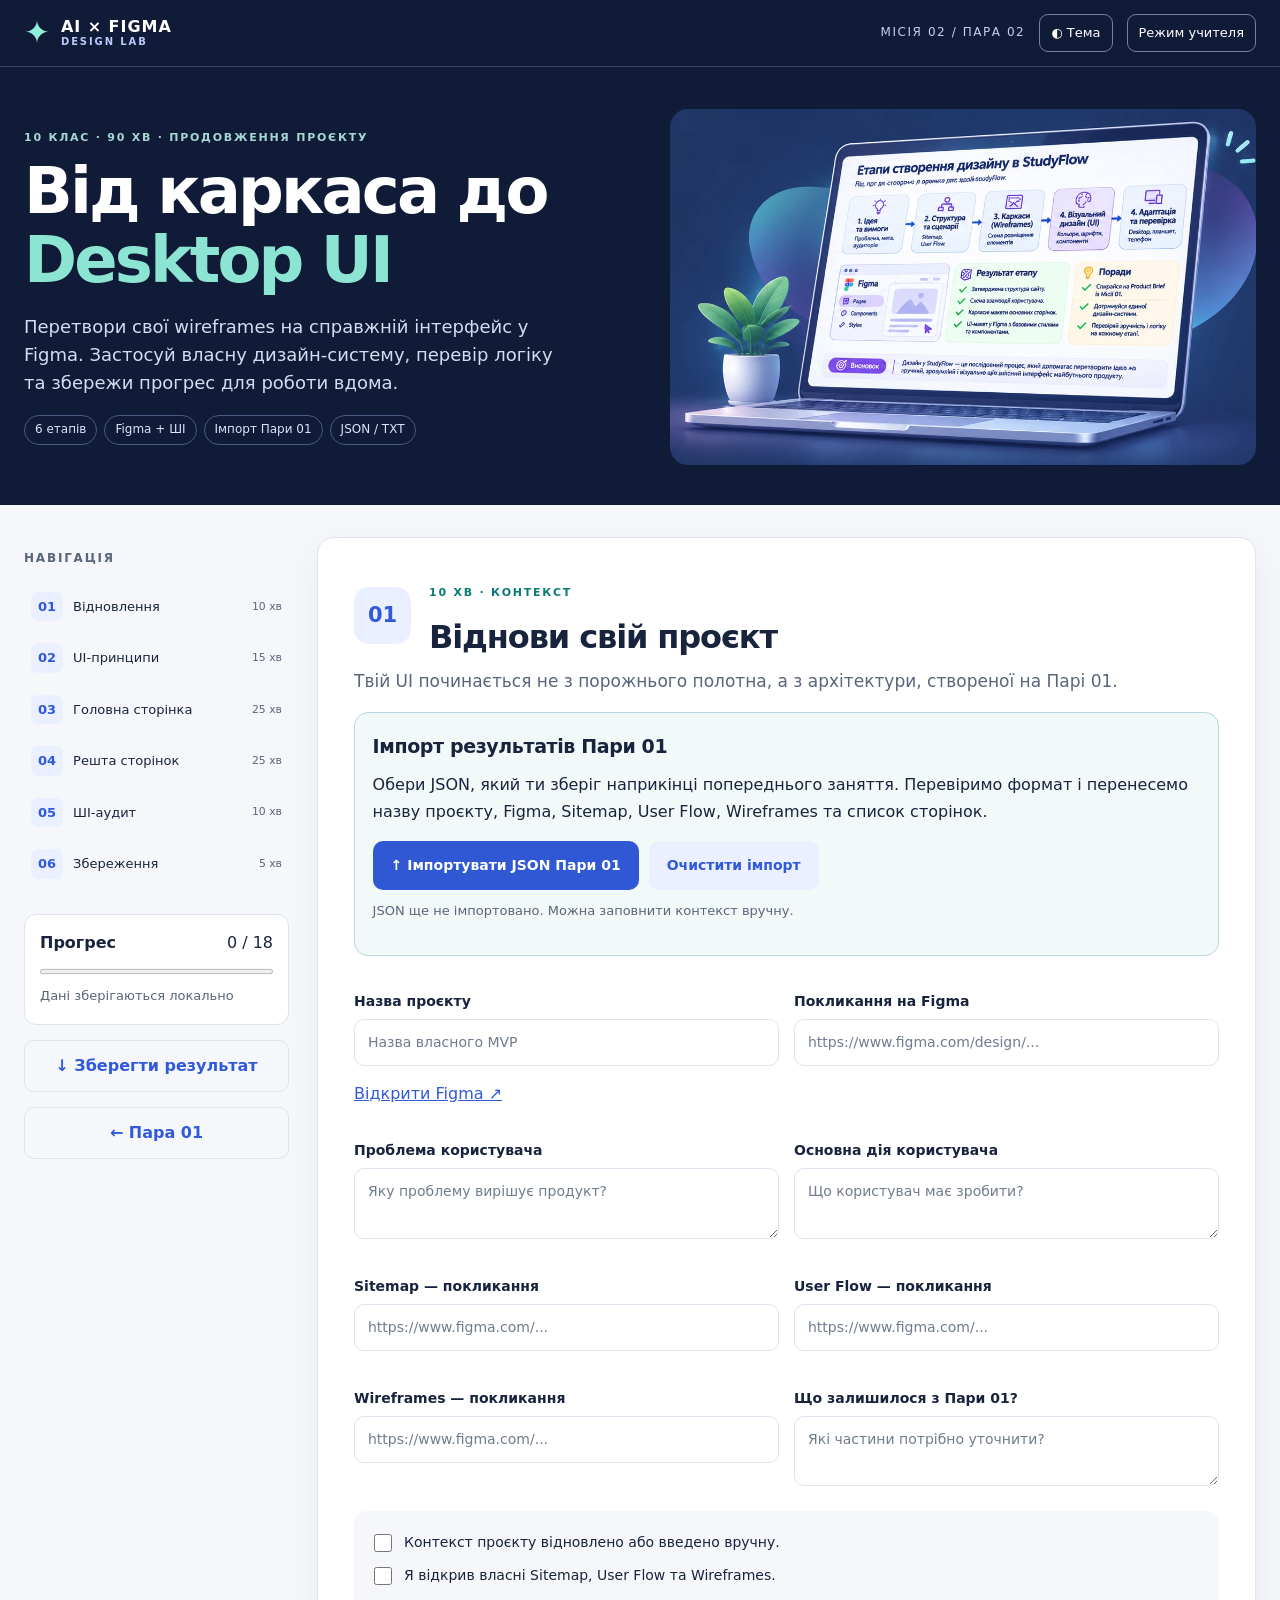
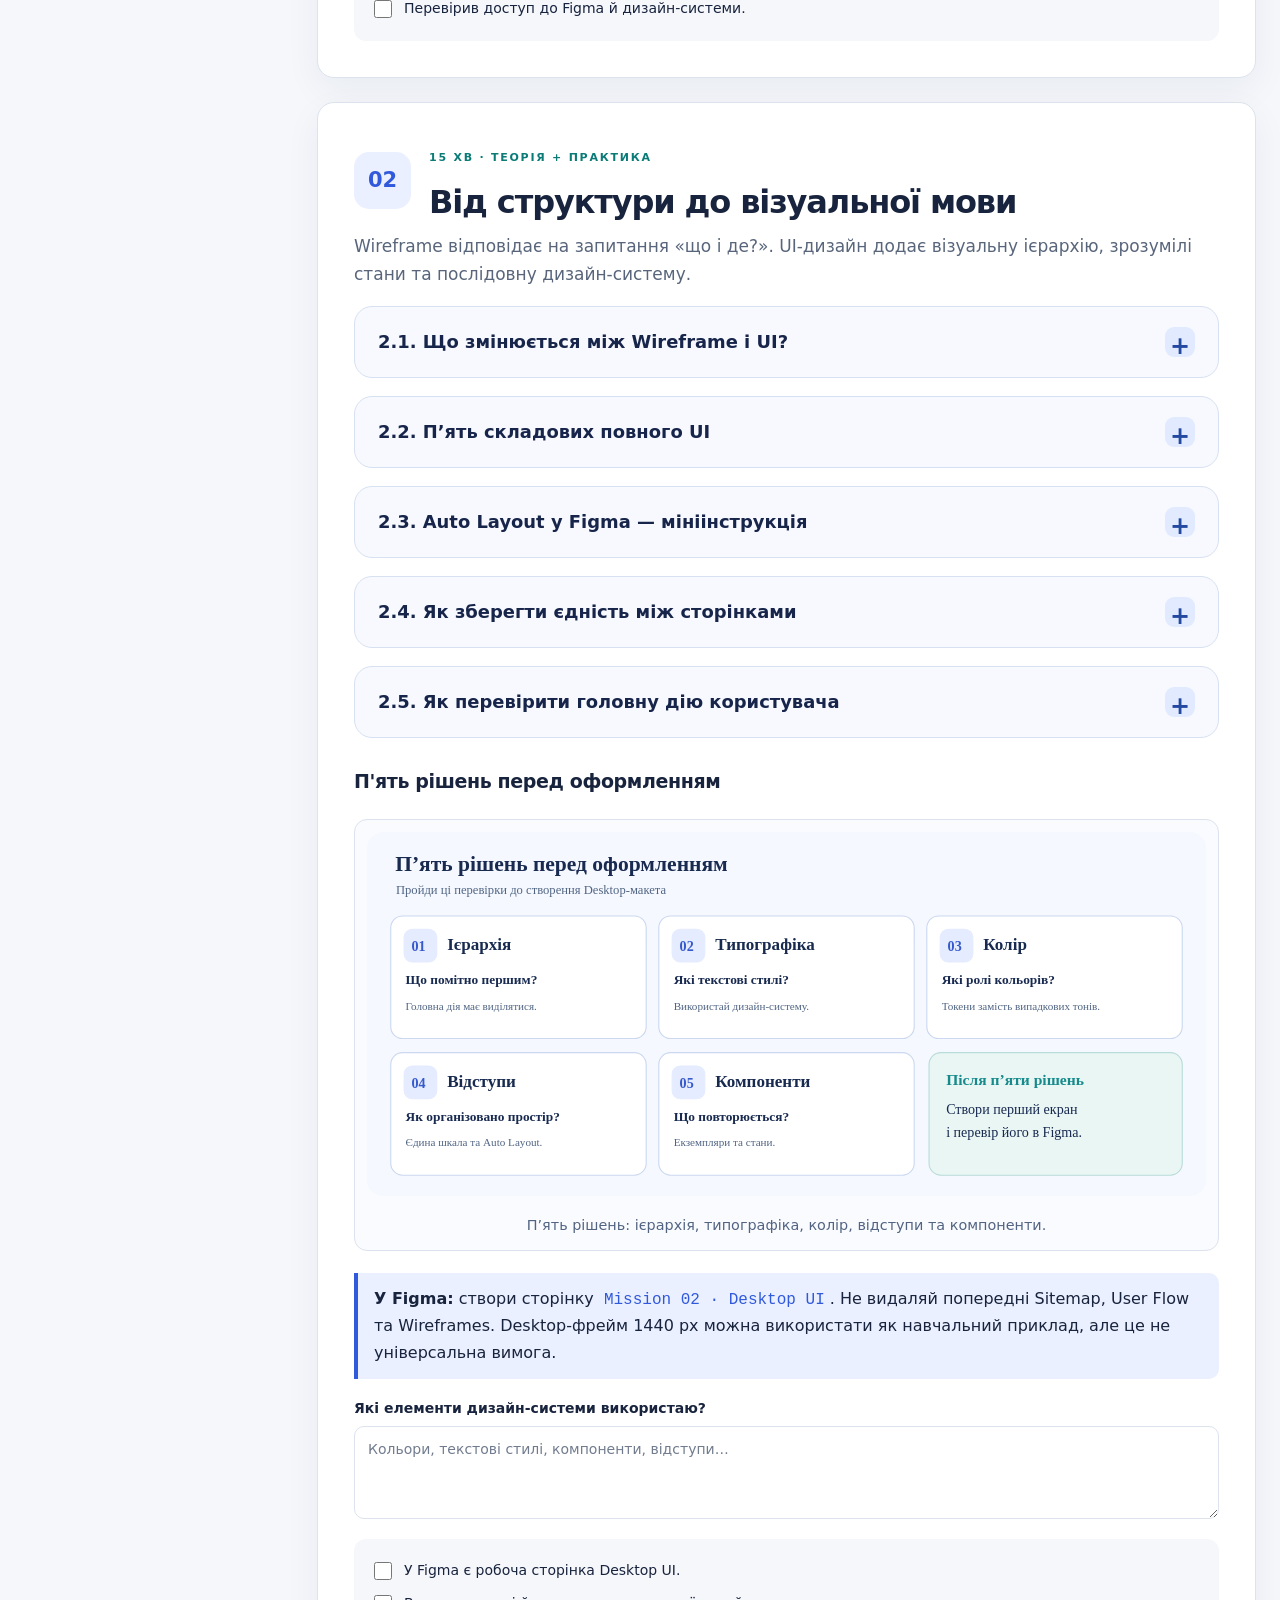
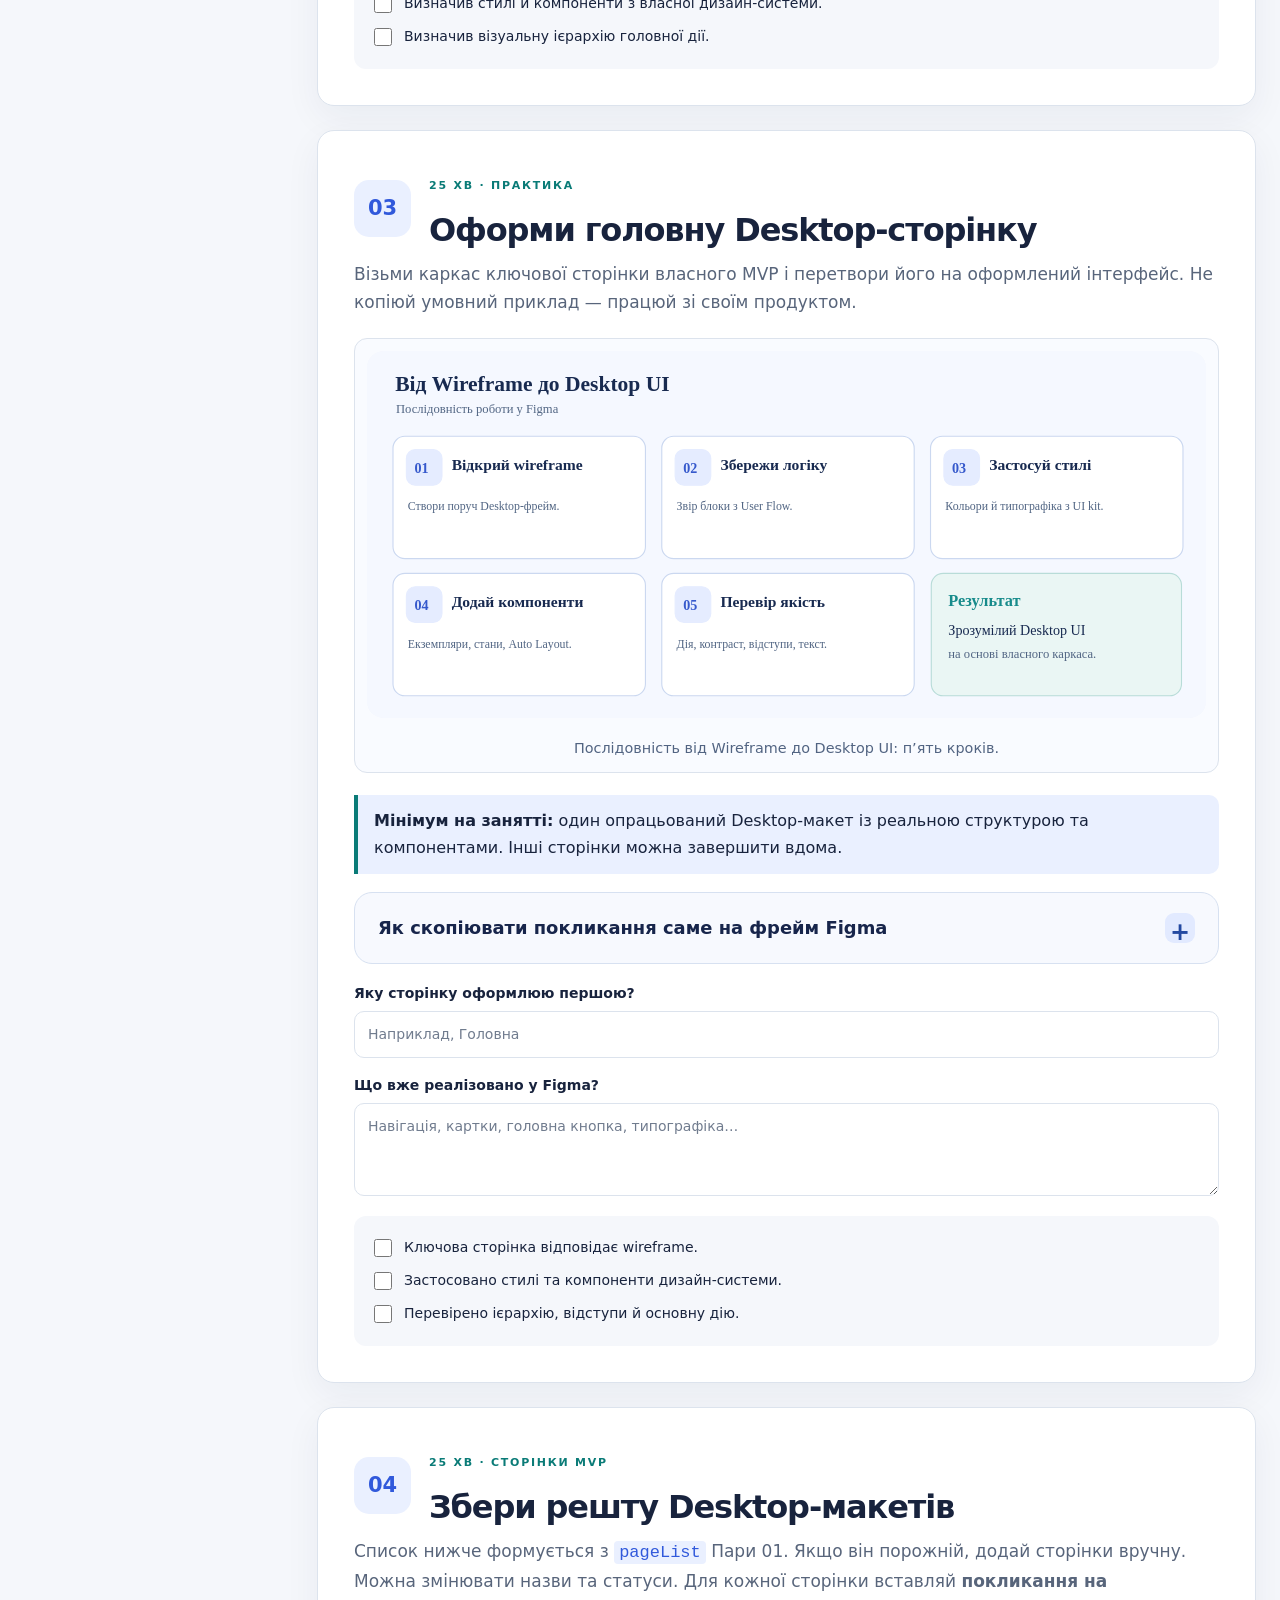
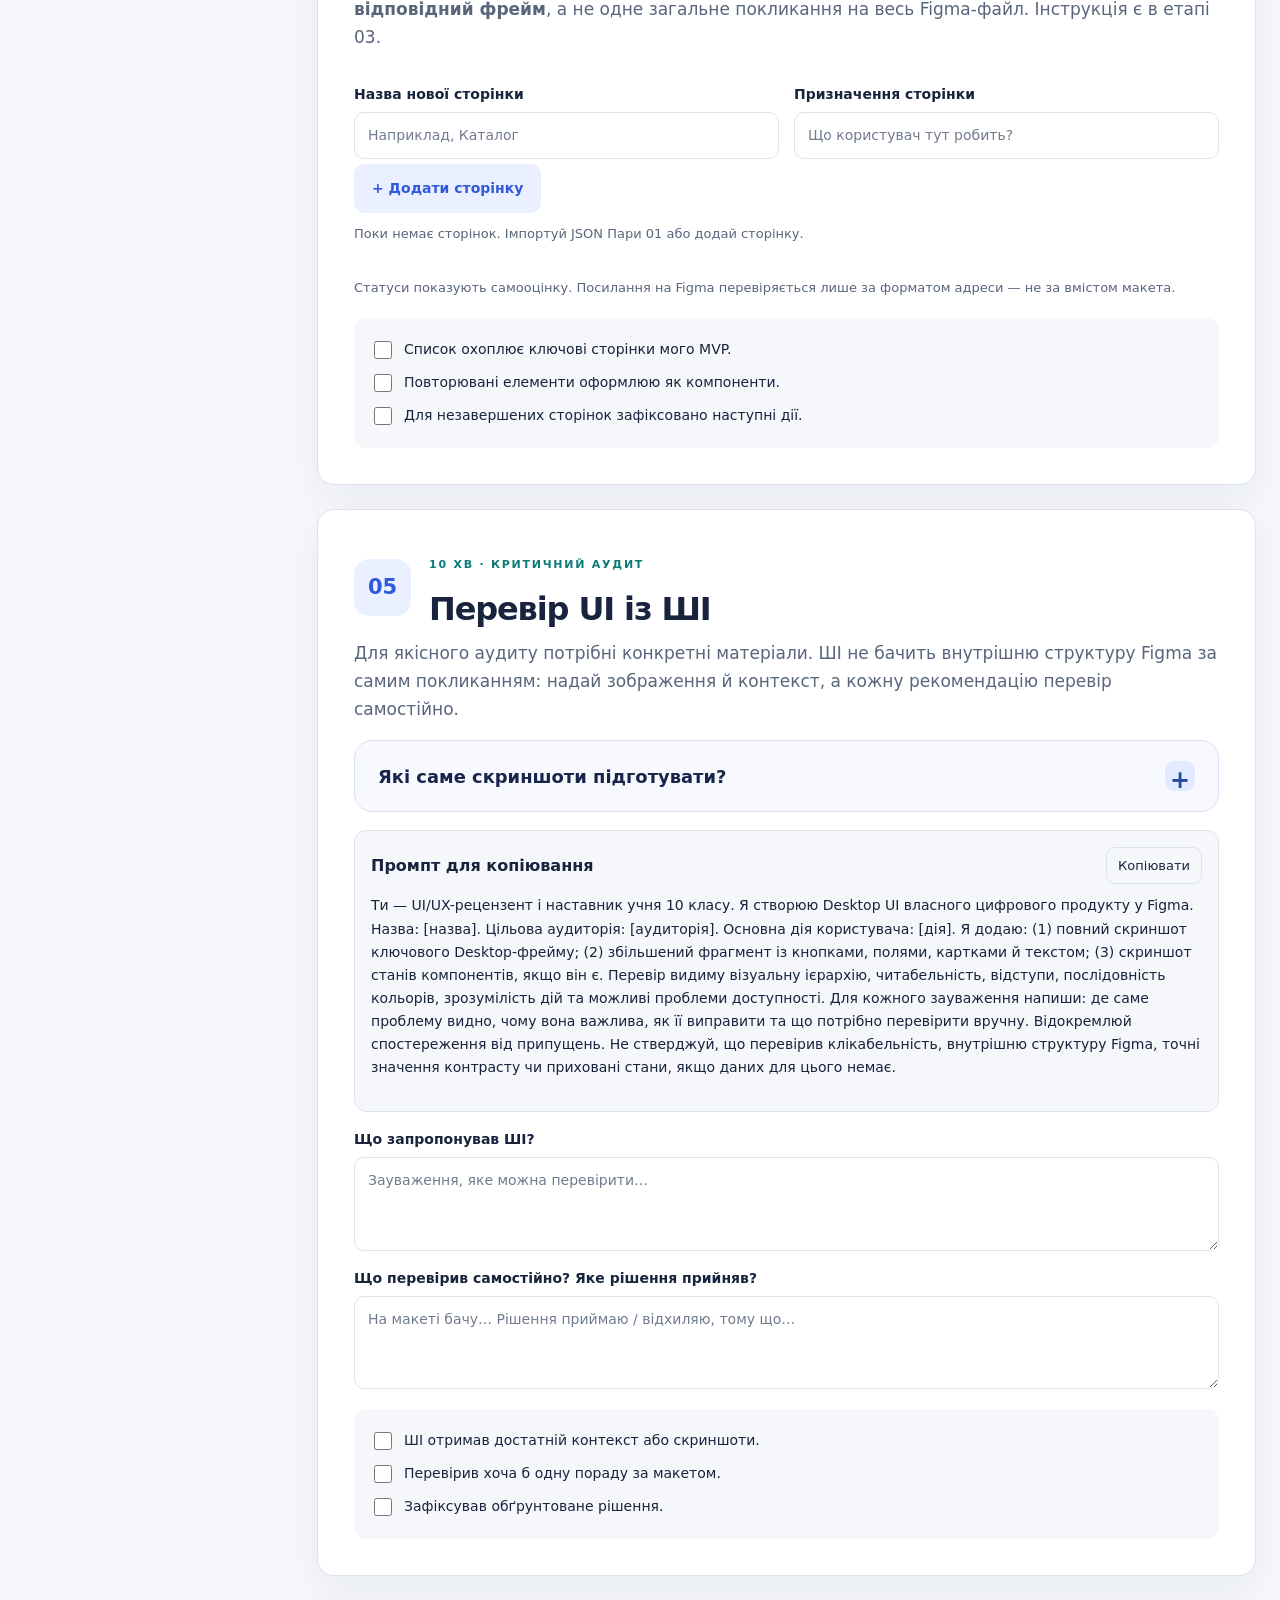
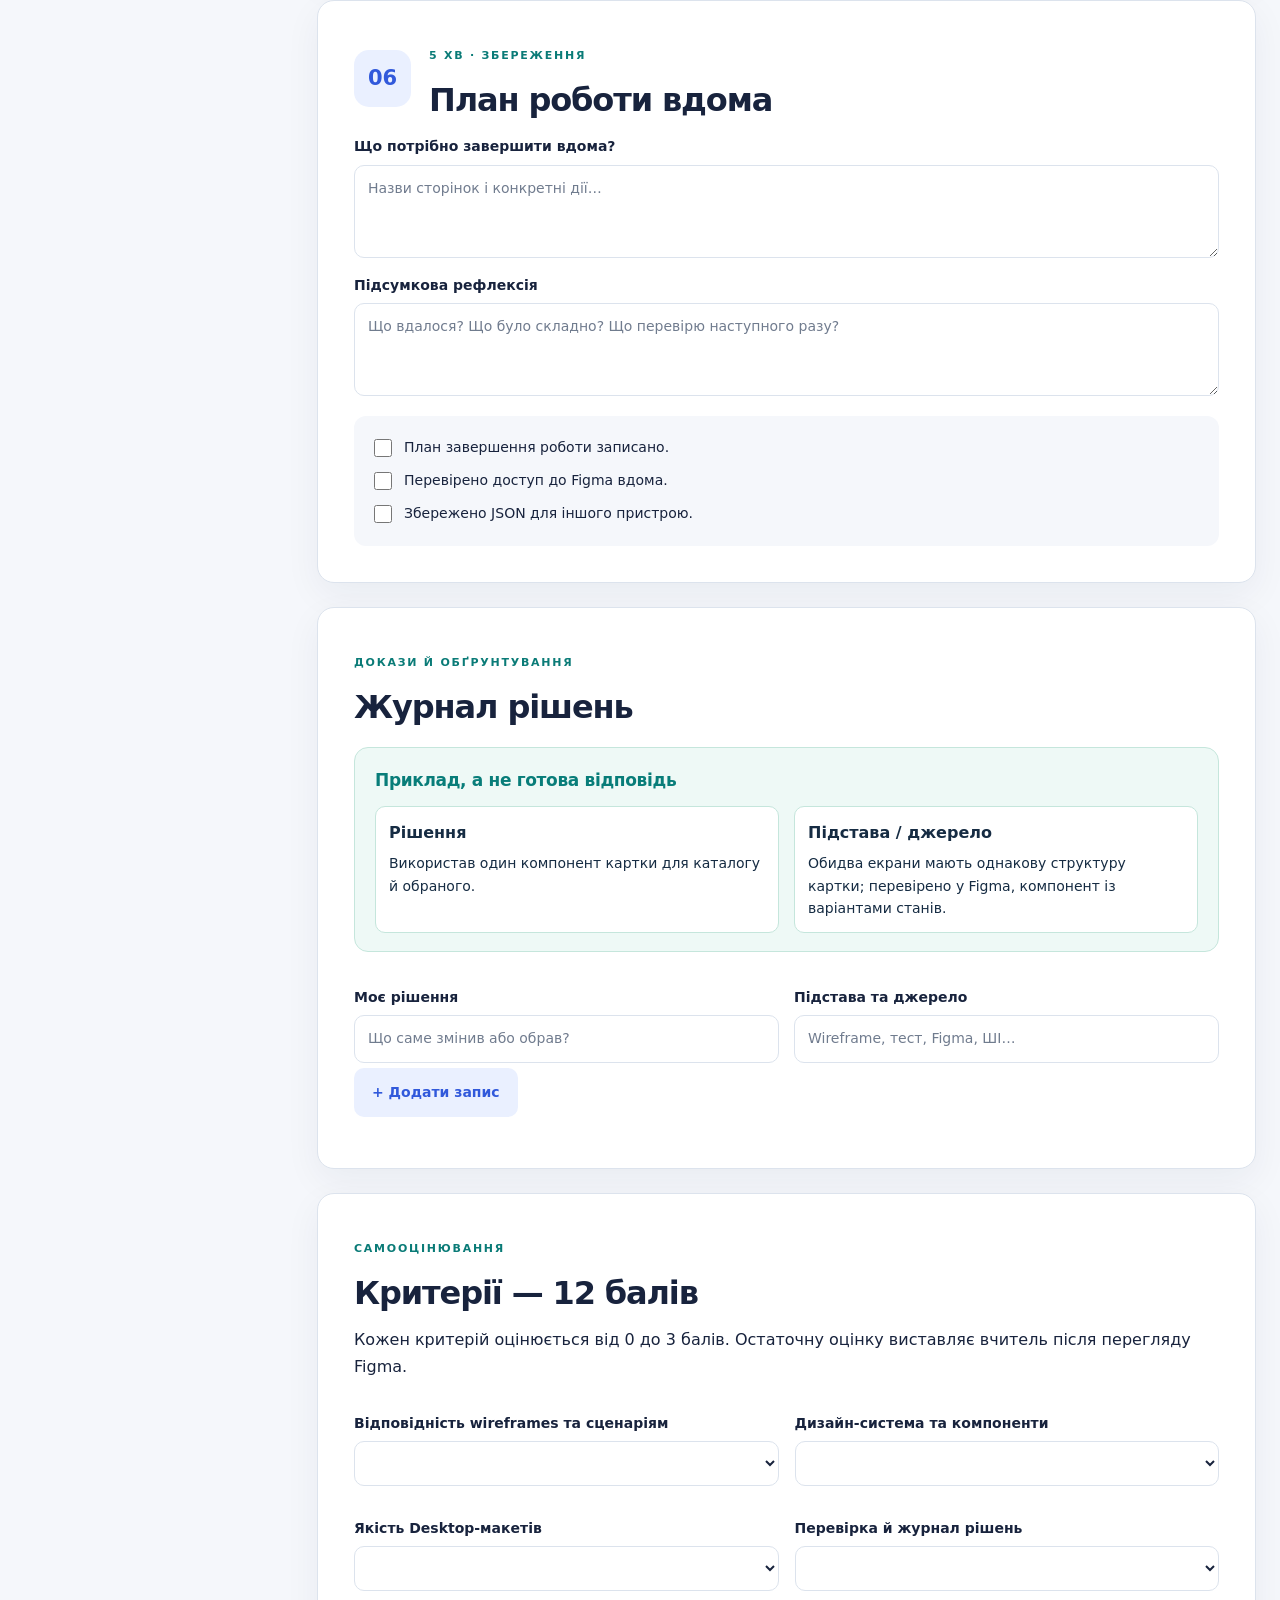
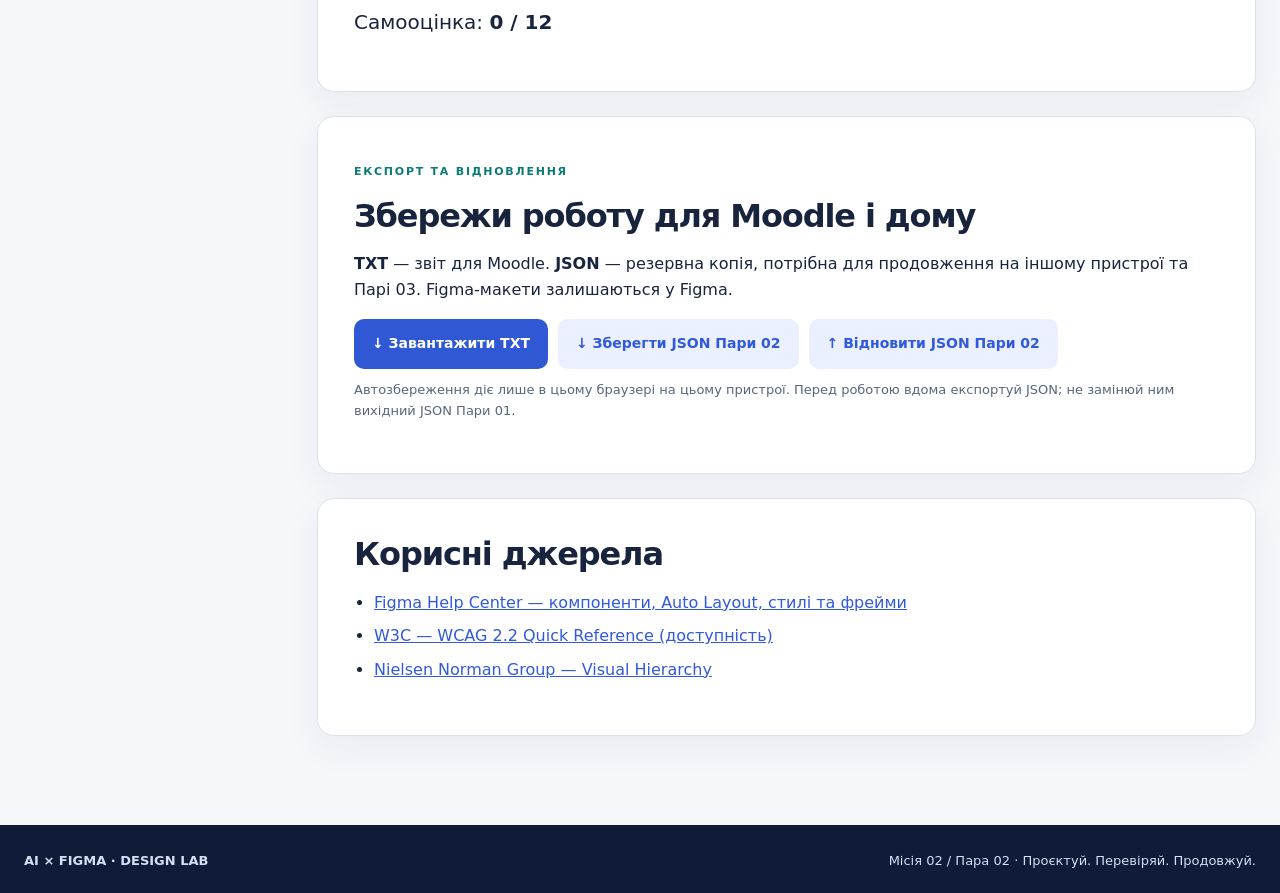
<file: pair-02/index.html>
<!DOCTYPE html>

<html lang="uk"><head><meta charset="utf-8"/><meta content="width=device-width, initial-scale=1" name="viewport"/><meta content="#101b37" name="theme-color"/><meta content="Місія 02 · Пара 02 — інтерактивна лабораторія Desktop UI у Figma" name="description"/><title>Місія 02 · Пара 02 | Від каркаса до Desktop UI</title><link href="assets/css/styles.css" rel="stylesheet"/><script defer="" src="assets/js/app.js"></script></head><body>
<a class="skip" href="#main">Перейти до завдань</a><header class="site-header"><div class="shell header-inner"><a class="brand" href="../"><span class="brand-mark">✦</span><span>AI × FIGMA<small>DESIGN LAB</small></span></a><span class="header-tag">МІСІЯ 02 / ПАРА 02</span><button class="small-button" id="themeBtn" type="button">◐ Тема</button><button aria-pressed="false" class="small-button" id="teacherBtn" type="button">Режим учителя</button></div></header>
<section class="hero"><div class="shell hero-grid"><div><p class="eyebrow">10 КЛАС · 90 ХВ · ПРОДОВЖЕННЯ ПРОЄКТУ</p><h1>Від каркаса до <em>Desktop UI</em></h1><p class="hero-lead">Перетвори свої wireframes на справжній інтерфейс у Figma. Застосуй власну дизайн-систему, перевір логіку та збережи прогрес для роботи вдома.</p><div class="hero-chips"><span>6 етапів</span><span>Figma + ШІ</span><span>Імпорт Пари 01</span><span>JSON / TXT</span></div></div><div aria-hidden="true" class="hero-visual"><img alt="Ілюстрація інтерфейсу на ноутбуці в єдиній стилістиці Пари 01" loading="eager" src="assets/images/hero-approved-crop.webp"/></div></div></section>
<div class="shell workspace-layout"><aside class="sidebar"><div class="sidebar-sticky"><p class="aside-title">НАВІГАЦІЯ</p><nav aria-label="Етапи заняття"><ol class="stage-nav"><li><a href="#stage1"><span>01</span> Відновлення <small>10 хв</small></a></li><li><a href="#stage2"><span>02</span> UI-принципи <small>15 хв</small></a></li><li><a href="#stage3"><span>03</span> Головна сторінка <small>25 хв</small></a></li><li><a href="#stage4"><span>04</span> Решта сторінок <small>25 хв</small></a></li><li><a href="#stage5"><span>05</span> ШІ-аудит <small>10 хв</small></a></li><li><a href="#stage6"><span>06</span> Збереження <small>5 хв</small></a></li></ol></nav><div class="progress-panel"><div class="progress-top"><strong>Прогрес</strong><output id="progressLabel">0 / 18</output></div><progress id="progressBar" max="18" value="0"></progress><small id="saveState">Дані зберігаються локально</small></div><a class="aside-export" href="#exports">↓ Зберегти результат</a><a class="aside-export" href="../pair-01/">← Пара 01</a></div></aside>
<main id="main"><section class="panel teacher-note" hidden="" id="teacherNotes"><p class="eyebrow">ЛИШЕ ДЛЯ ВЧИТЕЛЯ</p><h2>Методичні орієнтири</h2><p>Мета: застосувати власну дизайн-систему до Desktop-макетів усіх основних сторінок MVP. На занятті достатньо завершити одну ключову сторінку і почати інші; завершення вдома допускається.</p><p>Перевірка: учень демонструє Figma-файл, узгодженість із Sitemap і User Flow, компоненти та обґрунтовані рішення. Позначки чеклістів — самооцінка, а не автоматичне підтвердження якості.</p><p><strong>Важливо:</strong> сайт не має доступу до вмісту Figma за URL, не перевіряє макети автоматично і не надсилає учнівські дані вчителю.</p></section>
<section aria-labelledby="h1" class="stage panel" id="stage1"><div class="stage-head"><span class="step-no">01</span><div><p class="eyebrow">10 ХВ · КОНТЕКСТ</p><h2 id="h1">Віднови свій проєкт</h2></div></div><p class="lead">Твій UI починається не з порожнього полотна, а з архітектури, створеної на Парі 01.</p><div class="import-mission"><h3>Імпорт результатів Пари 01</h3><p>Обери JSON, який ти зберіг наприкінці попереднього заняття. Перевіримо формат і перенесемо назву проєкту, Figma, Sitemap, User Flow, Wireframes та список сторінок.</p><div class="export-buttons"><button class="button primary" id="importPair1Btn" type="button">↑ Імпортувати JSON Пари 01</button><input accept=".json,application/json" hidden="" id="importPair1File" type="file"/><button class="button secondary" id="clearImportBtn" type="button">Очистити імпорт</button></div><p aria-live="polite" class="muted" id="importStatus" role="status">JSON ще не імпортовано. Можна заповнити контекст вручну.</p></div><div class="fields two"><label>Назва проєкту<input data-field="projectName" placeholder="Назва власного MVP"/></label><label>Покликання на Figma<input data-field="figmaUrl" placeholder="https://www.figma.com/design/..." type="url"/></label></div><p><a href="https://www.figma.com/" id="openFigma" rel="noopener noreferrer" target="_blank">Відкрити Figma ↗</a></p><div class="fields two"><label>Проблема користувача<textarea data-field="problem" placeholder="Яку проблему вирішує продукт?" rows="2"></textarea></label><label>Основна дія користувача<textarea data-field="mainAction" placeholder="Що користувач має зробити?" rows="2"></textarea></label><label>Sitemap — покликання<input data-field="sitemapUrl" placeholder="https://www.figma.com/..." type="url"/></label><label>User Flow — покликання<input data-field="flowUrl" placeholder="https://www.figma.com/..." type="url"/></label><label>Wireframes — покликання<input data-field="wireframesUrl" placeholder="https://www.figma.com/..." type="url"/></label><label>Що залишилося з Пари 01?<textarea data-field="pair1Notes" placeholder="Які частини потрібно уточнити?" rows="2"></textarea></label></div><div class="checks"><label><input data-check="s1a" type="checkbox"/> Контекст проєкту відновлено або введено вручну.</label><label><input data-check="s1b" type="checkbox"/> Я відкрив власні Sitemap, User Flow та Wireframes.</label><label><input data-check="s1c" type="checkbox"/> Перевірив доступ до Figma й дизайн-системи.</label></div></section>
<section aria-labelledby="h2" class="stage panel" id="stage2"><div class="stage-head"><span class="step-no">02</span><div><p class="eyebrow">15 ХВ · ТЕОРІЯ + ПРАКТИКА</p><h2 id="h2">Від структури до візуальної мови</h2></div></div><p class="lead">Wireframe відповідає на запитання «що і де?». UI-дизайн додає візуальну ієрархію, зрозумілі стани та послідовну дизайн-систему.</p><details class="theory-accordion"><summary>2.1. Що змінюється між Wireframe і UI?</summary><div class="accordion-body"><p><strong>Wireframe</strong> — схема розташування змісту й дій. <strong>UI-макет</strong> зберігає цю логіку, але додає візуальні правила: ієрархію, кольори, типографіку, відступи та компоненти. Кольорові прямокутники самі по собі ще не є готовим UI.</p><figure class="lesson-figure"><svg aria-labelledby="compareTitle compareDesc" role="img" viewbox="0 0 940 370" xmlns="http://www.w3.org/2000/svg"><title id="compareTitle">Порівняння каркаса і повного UI одного екрана</title><desc id="compareDesc">Ліворуч сірий каркас із заголовком, полем пошуку, кнопкою і картками. Праворуч оформлений інтерфейс з навігацією, текстовою ієрархією, кнопкою та картками.</desc><rect fill="#eaf0fc" height="370" rx="16" width="940"></rect><text fill="#17254b" font-size="19" font-weight="700" x="28" y="34">Wireframe · структура</text><text fill="#17254b" font-size="19" font-weight="700" x="497" y="34">UI · оформлений екран</text><rect fill="white" height="275" rx="13" stroke="#a5b1ca" width="417" x="28" y="53"></rect><rect fill="#cdd5e3" height="31" rx="5" width="379" x="47" y="71"></rect><rect fill="#a9b3c4" height="21" rx="4" width="236" x="47" y="123"></rect><rect fill="#d7deea" height="11" rx="3" width="300" x="47" y="155"></rect><rect fill="#c4ccda" height="29" rx="5" width="240" x="47" y="180"></rect><rect fill="#9ca9bc" height="29" rx="5" width="128" x="298" y="180"></rect><rect fill="#e0e5ee" height="75" rx="7" width="116" x="47" y="228"></rect><rect fill="#e0e5ee" height="75" rx="7" width="116" x="177" y="228"></rect><rect fill="#e0e5ee" height="75" rx="7" width="119" x="307" y="228"></rect><rect fill="white" height="275" rx="13" stroke="#a5b1ca" width="417" x="497" y="53"></rect><rect fill="#233b83" height="35" rx="6" width="385" x="513" y="69"></rect><text fill="white" font-size="13" font-weight="700" x="527" y="91">StudyFlow</text><text fill="#dce6ff" font-size="11" x="775" y="91">Мій план  ·  Профіль</text><text fill="#17254b" font-size="21" font-weight="800" x="514" y="139">Мій навчальний план</text><text fill="#53627c" font-size="12" x="514" y="158">Усі завдання та дедлайни в одному місці</text><rect fill="#f2f5fb" height="33" rx="7" stroke="#aebcda" width="242" x="514" y="176"></rect><text fill="#53627c" font-size="12" x="527" y="197">Пошук завдання…</text><rect fill="#3659cc" height="33" rx="7" width="133" x="765" y="176"></rect><text fill="white" font-size="12" font-weight="700" x="784" y="197">+ Додати</text><rect fill="#eef3ff" height="75" rx="9" stroke="#c6d6ff" width="119" x="514" y="227"></rect><rect fill="#eef3ff" height="75" rx="9" stroke="#c6d6ff" width="119" x="643" y="227"></rect><rect fill="#eef3ff" height="75" rx="9" stroke="#c6d6ff" width="126" x="772" y="227"></rect><text fill="#1e3271" font-size="13" font-weight="700" x="526" y="252">Математика</text><text fill="#53627c" font-size="11" x="526" y="274">До п’ятниці</text><text fill="#1e3271" font-size="13" font-weight="700" x="655" y="252">Історія</text><text fill="#53627c" font-size="11" x="655" y="274">До середи</text><text fill="#1e3271" font-size="13" font-weight="700" x="784" y="252">Англійська</text><text fill="#53627c" font-size="11" x="784" y="274">До понеділка</text><text fill="#405273" font-size="13" x="28" y="354">Зміст і порядок дій зберігаються</text><text fill="#405273" font-size="13" x="497" y="354">З'являються стилі, читабельність і повторювані компоненти</text></svg><figcaption>Навчальний приклад StudyFlow: однакова логіка, різний ступінь опрацювання. Це не шаблон для копіювання власного проєкту.</figcaption></figure></div></details>
<details class="theory-accordion"><summary>2.2. П’ять складових повного UI</summary><div class="accordion-body"><div class="theory-grid"><article><h4>Колір і контраст</h4><p>Основний колір позначає важливі дії; нейтральні кольори підтримують читабельність. Колір не повинен бути єдиним способом передати помилку.</p><div aria-label="Приклад палітри" class="swatches"><span style="background:#233b83"></span><span style="background:#3659cc"></span><span style="background:#eef3ff"></span><span style="background:#ffffff"></span></div></article><article><h4>Типографіка</h4><p>Заголовок показує тему екрана, підзаголовок уточнює, основний текст пояснює, підпис додає деталі. Розмір і насиченість формують ієрархію.</p><div class="type-demo"><strong>Мій план</strong><b>Завдання на тиждень</b><span>Заверши роботу до п’ятниці</span><small>Оновлено сьогодні</small></div></article><article><h4>Відступи й Auto Layout</h4><p><strong>Padding</strong> — простір усередині картки; <strong>Gap</strong> — відстань між дочірніми елементами. Auto Layout допомагає зберігати ці правила при зміні тексту.</p><div class="spacing-demo"><div><span>Картка</span><span>Відступ між елементами</span></div></div></article><article><h4>Компоненти</h4><p>Кнопка, поле введення та картка мають повторно використовуватися як екземпляри компонентів. Зміни основного компонента можуть поширюватися на екземпляри.</p><div class="components-demo"><button disabled="" type="button">Приклад кнопки</button><span>Поле введення</span></div></article></div><h4>Стани компонентів</h4><p>Один скриншот готового екрана не показує всі стани. Нижче — окрема схема для кнопки. <strong>Hover</strong> — наведення, <strong>Focus</strong> — фокус клавіатури, <strong>Disabled</strong> — недоступна дія, <strong>Error</strong> — помилка, яку потрібно пояснити текстом.</p><div class="state-demo"><div><span>Default</span><b class="state-button">Зберегти</b></div><div><span>Hover</span><b class="state-button hover">Зберегти</b></div><div><span>Focus</span><b class="state-button focus">Зберегти</b></div><div><span>Disabled</span><b class="state-button disabled">Зберегти</b></div><div><span>Error</span><b class="state-button error">Помилка</b><small>Перевірте поле</small></div></div><p class="muted">Це демонстраційні стани. У власному UI застосуй компоненти та Variants своєї дизайн-системи.</p></div></details>
<details class="theory-accordion"><summary>2.3. Auto Layout у Figma — мініінструкція</summary><div class="accordion-body"><figure class="lesson-figure diagram-figure"><img alt="Схема відступів: зовнішній простір навколо картки (margin), внутрішні поля контейнера (padding) та проміжки між елементами Auto Layout (gap)" decoding="async" loading="lazy" src="assets/images/auto-layout-five-steps.svg"/><figcaption>Три різні відстані: Margin — зовні, Padding — усередині, Gap — між дочірніми елементами. У Figma Margin не є окремою властивістю Auto Layout.</figcaption></figure><p class="muted">У Figma Design параметри Padding і Gap налаштовують у Auto Layout. Зовнішній відступ (Margin) — поняття компонування: його можна забезпечити, наприклад, через Padding батьківського контейнера або розміщення сусідніх елементів. Не шукай окреме поле Margin в Auto Layout.</p><div class="tip"><strong>Самоперевірка:</strong> якщо назва завдання стане удвічі довшою, чи залишиться кнопка на своєму місці без накладання?</div></div></details><details class="theory-accordion"><summary>2.4. Як зберегти єдність між сторінками</summary><div class="accordion-body"><p>Використовуй спільні компоненти для навігації, кнопок і полів. Звіряй кожну сторінку з Sitemap: користувач має розуміти, де він перебуває та як повернутися до попередньої дії.</p></div></details><details class="theory-accordion"><summary>2.5. Як перевірити головну дію користувача</summary><div class="accordion-body"><p>Порівняй готовий макет із User Flow. Перевір початок сценарію, основну дію, результат і шлях у випадку помилки. Якщо потрібної кнопки чи повідомлення немає — додай його до макета й поясни рішення.</p></div></details>
<h3>П'ять рішень перед оформленням</h3><figure class="lesson-figure diagram-figure"><img alt="П’ять рішень: ієрархія, типографіка, колір, відступи та компоненти." decoding="async" loading="lazy" src="assets/images/five-design-decisions.svg"/><figcaption>П’ять рішень: ієрархія, типографіка, колір, відступи та компоненти.</figcaption></figure><div class="tip"><strong>У Figma:</strong> створи сторінку <code>Mission 02 · Desktop UI</code>. Не видаляй попередні Sitemap, User Flow та Wireframes. Desktop-фрейм 1440 px можна використати як навчальний приклад, але це не універсальна вимога.</div><label>Які елементи дизайн-системи використаю?<textarea data-field="designTokens" placeholder="Кольори, текстові стилі, компоненти, відступи…" rows="3"></textarea></label><div class="checks"><label><input data-check="s2a" type="checkbox"/> У Figma є робоча сторінка Desktop UI.</label><label><input data-check="s2b" type="checkbox"/> Визначив стилі й компоненти з власної дизайн-системи.</label><label><input data-check="s2c" type="checkbox"/> Визначив візуальну ієрархію головної дії.</label></div></section>
<section aria-labelledby="h3" class="stage panel" id="stage3"><div class="stage-head"><span class="step-no">03</span><div><p class="eyebrow">25 ХВ · ПРАКТИКА</p><h2 id="h3">Оформи головну Desktop-сторінку</h2></div></div><p class="lead">Візьми каркас ключової сторінки власного MVP і перетвори його на оформлений інтерфейс. Не копіюй умовний приклад — працюй зі своїм продуктом.</p><figure class="lesson-figure diagram-figure"><img alt="Послідовність від Wireframe до Desktop UI: п’ять кроків." decoding="async" loading="lazy" src="assets/images/wireframe-to-ui-steps.svg"/><figcaption>Послідовність від Wireframe до Desktop UI: п’ять кроків.</figcaption></figure><div class="callout"><strong>Мінімум на занятті:</strong> один опрацьований Desktop-макет із реальною структурою та компонентами. Інші сторінки можна завершити вдома.</div><details class="theory-accordion helper-accordion"><summary>Як скопіювати покликання саме на фрейм Figma</summary><div class="accordion-body"><ol class="instructions"><li>Відкрий Figma-файл і знайди у лівій панелі <strong>Layers</strong> потрібний Desktop-фрейм (наприклад, <code>Desktop / Home</code>).</li><li>Клацни <strong>назву самого фрейму</strong>, а не текст чи кнопку всередині нього.</li><li>Натисни правою кнопкою на виділеному фреймі та знайди команду <strong>Copy link</strong> / <strong>Copy link to selection</strong> (назва може відрізнятися). Якщо її немає, перевір доступні дії в меню <strong>Share</strong>.</li><li>Встав покликання в нову вкладку. Переконайся, що відкривається <strong>саме потрібний фрейм</strong>, а не лише файл.</li><li>Перевір права доступу: учитель повинен мати можливість переглянути макет.</li></ol><div class="link-example"><div><strong>Файл загалом</strong><code>figma.com/design/FILE_ID/Project</code></div><div><strong>Конкретний вузол</strong><code>figma.com/design/FILE_ID/Project?node-id=125-48</code></div></div><p class="muted">Параметр <code>node-id</code> указує на вузол, але він може бути не фреймом. Перевір це відкриттям посилання. Не потрібно вручну вигадувати <code>node-id</code>.</p></div></details><label>Яку сторінку оформлюю першою?<input data-field="heroPage" placeholder="Наприклад, Головна"/></label><label>Що вже реалізовано у Figma?<textarea data-field="heroResult" placeholder="Навігація, картки, головна кнопка, типографіка…" rows="3"></textarea></label><div class="checks"><label><input data-check="s3a" type="checkbox"/> Ключова сторінка відповідає wireframe.</label><label><input data-check="s3b" type="checkbox"/> Застосовано стилі та компоненти дизайн-системи.</label><label><input data-check="s3c" type="checkbox"/> Перевірено ієрархію, відступи й основну дію.</label></div></section>
<section aria-labelledby="h4" class="stage panel" id="stage4"><div class="stage-head"><span class="step-no">04</span><div><p class="eyebrow">25 ХВ · СТОРІНКИ MVP</p><h2 id="h4">Збери решту Desktop-макетів</h2></div></div><p class="lead">Список нижче формується з <code>pageList</code> Пари 01. Якщо він порожній, додай сторінки вручну. Можна змінювати назви та статуси. Для кожної сторінки вставляй <strong>покликання на відповідний фрейм</strong>, а не одне загальне покликання на весь Figma-файл. Інструкція є в етапі 03.</p><div class="fields two"><label>Назва нової сторінки<input id="newPageName" placeholder="Наприклад, Каталог"/></label><label>Призначення сторінки<input id="newPagePurpose" placeholder="Що користувач тут робить?"/></label></div><button class="button secondary" id="addPage" type="button">+ Додати сторінку</button><p class="muted" id="pagesEmpty">Поки немає сторінок. Імпортуй JSON Пари 01 або додай сторінку.</p><div aria-live="polite" class="page-list" id="pagesList"></div><p class="muted">Статуси показують самооцінку. Посилання на Figma перевіряється лише за форматом адреси — не за вмістом макета.</p><div class="checks"><label><input data-check="s4a" type="checkbox"/> Список охоплює ключові сторінки мого MVP.</label><label><input data-check="s4b" type="checkbox"/> Повторювані елементи оформлюю як компоненти.</label><label><input data-check="s4c" type="checkbox"/> Для незавершених сторінок зафіксовано наступні дії.</label></div></section>
<section aria-labelledby="h5" class="stage panel" id="stage5"><div class="stage-head"><span class="step-no">05</span><div><p class="eyebrow">10 ХВ · КРИТИЧНИЙ АУДИТ</p><h2 id="h5">Перевір UI із ШІ</h2></div></div><p class="lead">Для якісного аудиту потрібні конкретні матеріали. ШІ не бачить внутрішню структуру Figma за самим покликанням: надай зображення й контекст, а кожну рекомендацію перевір самостійно.</p><details class="theory-accordion helper-accordion"><summary>Які саме скриншоти підготувати?</summary><div class="accordion-body"><ol class="instructions"><li><strong>Скриншот № 1 — повний Desktop-фрейм головної або ключової сторінки.</strong> Має бути видно всю навігацію, основний вміст і головну дію користувача. Зроби масштаб таким, щоб написи можна було прочитати.</li><li><strong>Скриншот № 2 — збільшений фрагмент тієї самої сторінки.</strong> Покажи кнопку, поле, картку, типографіку й відступи; саме тут перевіряють деталі.</li><li><strong>Скриншот № 3 — компоненти та їхні стани.</strong> Якщо у Figma є Variants, покажи Default, Hover, Focus, Disabled та Error для відповідних елементів. Якщо немає — зазнач, що стани ще не створені.</li></ol><p><strong>Перед надсиланням:</strong> додай назву продукту, цільову аудиторію, основну дію користувача та запитання до аудиту. Для інших ключових сторінок повтори перевірку окремо.</p><div class="tip"><strong>Обмеження:</strong> скриншот не доводить, що Auto Layout налаштовано правильно, а кнопки працюють. Для цього потрібна окрема перевірка у Figma. Не надсилай персональні дані або приватні матеріали.</div></div></details><div class="prompt-box"><div class="prompt-top"><strong>Промпт для копіювання</strong><button class="small-button" data-copy="uiPrompt" type="button">Копіювати</button></div><p id="uiPrompt">Ти — UI/UX-рецензент і наставник учня 10 класу. Я створюю Desktop UI власного цифрового продукту у Figma. Назва: [назва]. Цільова аудиторія: [аудиторія]. Основна дія користувача: [дія]. Я додаю: (1) повний скриншот ключового Desktop-фрейму; (2) збільшений фрагмент із кнопками, полями, картками й текстом; (3) скриншот станів компонентів, якщо він є. Перевір видиму візуальну ієрархію, читабельність, відступи, послідовність кольорів, зрозумілість дій та можливі проблеми доступності. Для кожного зауваження напиши: де саме проблему видно, чому вона важлива, як її виправити та що потрібно перевірити вручну. Відокремлюй спостереження від припущень. Не стверджуй, що перевірив клікабельність, внутрішню структуру Figma, точні значення контрасту чи приховані стани, якщо даних для цього немає.</p></div><label>Що запропонував ШІ?<textarea data-field="aiFeedback" placeholder="Зауваження, яке можна перевірити…" rows="3"></textarea></label><label>Що перевірив самостійно? Яке рішення прийняв?<textarea data-field="aiVerification" placeholder="На макеті бачу… Рішення приймаю / відхиляю, тому що…" rows="3"></textarea></label><div class="checks"><label><input data-check="s5a" type="checkbox"/> ШІ отримав достатній контекст або скриншоти.</label><label><input data-check="s5b" type="checkbox"/> Перевірив хоча б одну пораду за макетом.</label><label><input data-check="s5c" type="checkbox"/> Зафіксував обґрунтоване рішення.</label></div></section>
<section aria-labelledby="h6" class="stage panel" id="stage6"><div class="stage-head"><span class="step-no">06</span><div><p class="eyebrow">5 ХВ · ЗБЕРЕЖЕННЯ</p><h2 id="h6">План роботи вдома</h2></div></div><label>Що потрібно завершити вдома?<textarea data-field="homework" placeholder="Назви сторінок і конкретні дії…" rows="3"></textarea></label><label>Підсумкова рефлексія<textarea data-field="reflection" placeholder="Що вдалося? Що було складно? Що перевірю наступного разу?" rows="3"></textarea></label><div class="checks"><label><input data-check="s6a" type="checkbox"/> План завершення роботи записано.</label><label><input data-check="s6b" type="checkbox"/> Перевірено доступ до Figma вдома.</label><label><input data-check="s6c" type="checkbox"/> Збережено JSON для іншого пристрою.</label></div></section>
<section aria-labelledby="decisionHeading" class="panel"><p class="eyebrow">ДОКАЗИ Й ОБҐРУНТУВАННЯ</p><h2 id="decisionHeading">Журнал рішень</h2><aside class="decision-example"><h3>Приклад, а не готова відповідь</h3><div class="decision-example-grid"><div><strong>Рішення</strong><p>Використав один компонент картки для каталогу й обраного.</p></div><div><strong>Підстава / джерело</strong><p>Обидва екрани мають однакову структуру картки; перевірено у Figma, компонент із варіантами станів.</p></div></div></aside><div class="fields two"><label>Моє рішення<input id="decisionInput" placeholder="Що саме змінив або обрав?"/></label><label>Підстава та джерело<input id="reasonInput" placeholder="Wireframe, тест, Figma, ШІ…"/></label></div><button class="button secondary" id="addDecision" type="button">+ Додати запис</button><div aria-live="polite" class="decision-list" id="decisionList"></div></section>
<section class="panel"><p class="eyebrow">САМООЦІНЮВАННЯ</p><h2>Критерії — 12 балів</h2><p>Кожен критерій оцінюється від 0 до 3 балів. Остаточну оцінку виставляє вчитель після перегляду Figma.</p><div class="rubrics"><label>Відповідність wireframes та сценаріям<select data-field="scoreStructure"><option value="0">0 — немає результату</option><option value="1">1 — частково</option><option value="2">2 — переважно узгоджено</option><option value="3">3 — усі ключові рішення обґрунтовані</option></select></label><label>Дизайн-система та компоненти<select data-field="scoreSystem"><option value="0">0 — не застосовано</option><option value="1">1 — фрагментарно</option><option value="2">2 — переважно послідовно</option><option value="3">3 — послідовно, зі станами</option></select></label><label>Якість Desktop-макетів<select data-field="scoreScreens"><option value="0">0 — не створено</option><option value="1">1 — початкові макети</option><option value="2">2 — основні макети опрацьовано</option><option value="3">3 — усі ключові макети готові</option></select></label><label>Перевірка й журнал рішень<select data-field="scoreEvidence"><option value="0">0 — відсутні</option><option value="1">1 — частково</option><option value="2">2 — є перевірка та пояснення</option><option value="3">3 — рішення доказові й критичні</option></select></label></div><p class="score-line">Самооцінка: <strong><output id="totalScore">0</output> / 12</strong></p></section>
<section class="panel export-panel" id="exports"><p class="eyebrow">ЕКСПОРТ ТА ВІДНОВЛЕННЯ</p><h2>Збережи роботу для Moodle і дому</h2><p><strong>TXT</strong> — звіт для Moodle. <strong>JSON</strong> — резервна копія, потрібна для продовження на іншому пристрої та Парі 03. Figma-макети залишаються у Figma.</p><div class="export-buttons"><button class="button primary" id="exportTxt" type="button">↓ Завантажити TXT</button><button class="button secondary" id="exportJson" type="button">↓ Зберегти JSON Пари 02</button><button class="button secondary" id="restoreBtn" type="button">↑ Відновити JSON Пари 02</button><input accept=".json,application/json" hidden="" id="restoreFile" type="file"/></div><p class="muted">Автозбереження діє лише в цьому браузері на цьому пристрої. Перед роботою вдома експортуй JSON; не замінюй ним вихідний JSON Пари 01.</p><p aria-live="polite" id="status" role="status"></p></section>
<section class="panel sources"><h2>Корисні джерела</h2><ul><li><a href="https://help.figma.com/" rel="noopener noreferrer" target="_blank">Figma Help Center — компоненти, Auto Layout, стилі та фрейми</a></li><li><a href="https://www.w3.org/WAI/WCAG22/quickref/" rel="noopener noreferrer" target="_blank">W3C — WCAG 2.2 Quick Reference (доступність)</a></li><li><a href="https://www.nngroup.com/articles/visual-hierarchy-ux-definition/" rel="noopener noreferrer" target="_blank">Nielsen Norman Group — Visual Hierarchy</a></li></ul></section></main></div><footer class="footer"><div class="shell"><strong>AI × FIGMA · DESIGN LAB</strong><span>Місія 02 / Пара 02 · Проєктуй. Перевіряй. Продовжуй.</span></div></footer></body></html>
</file>
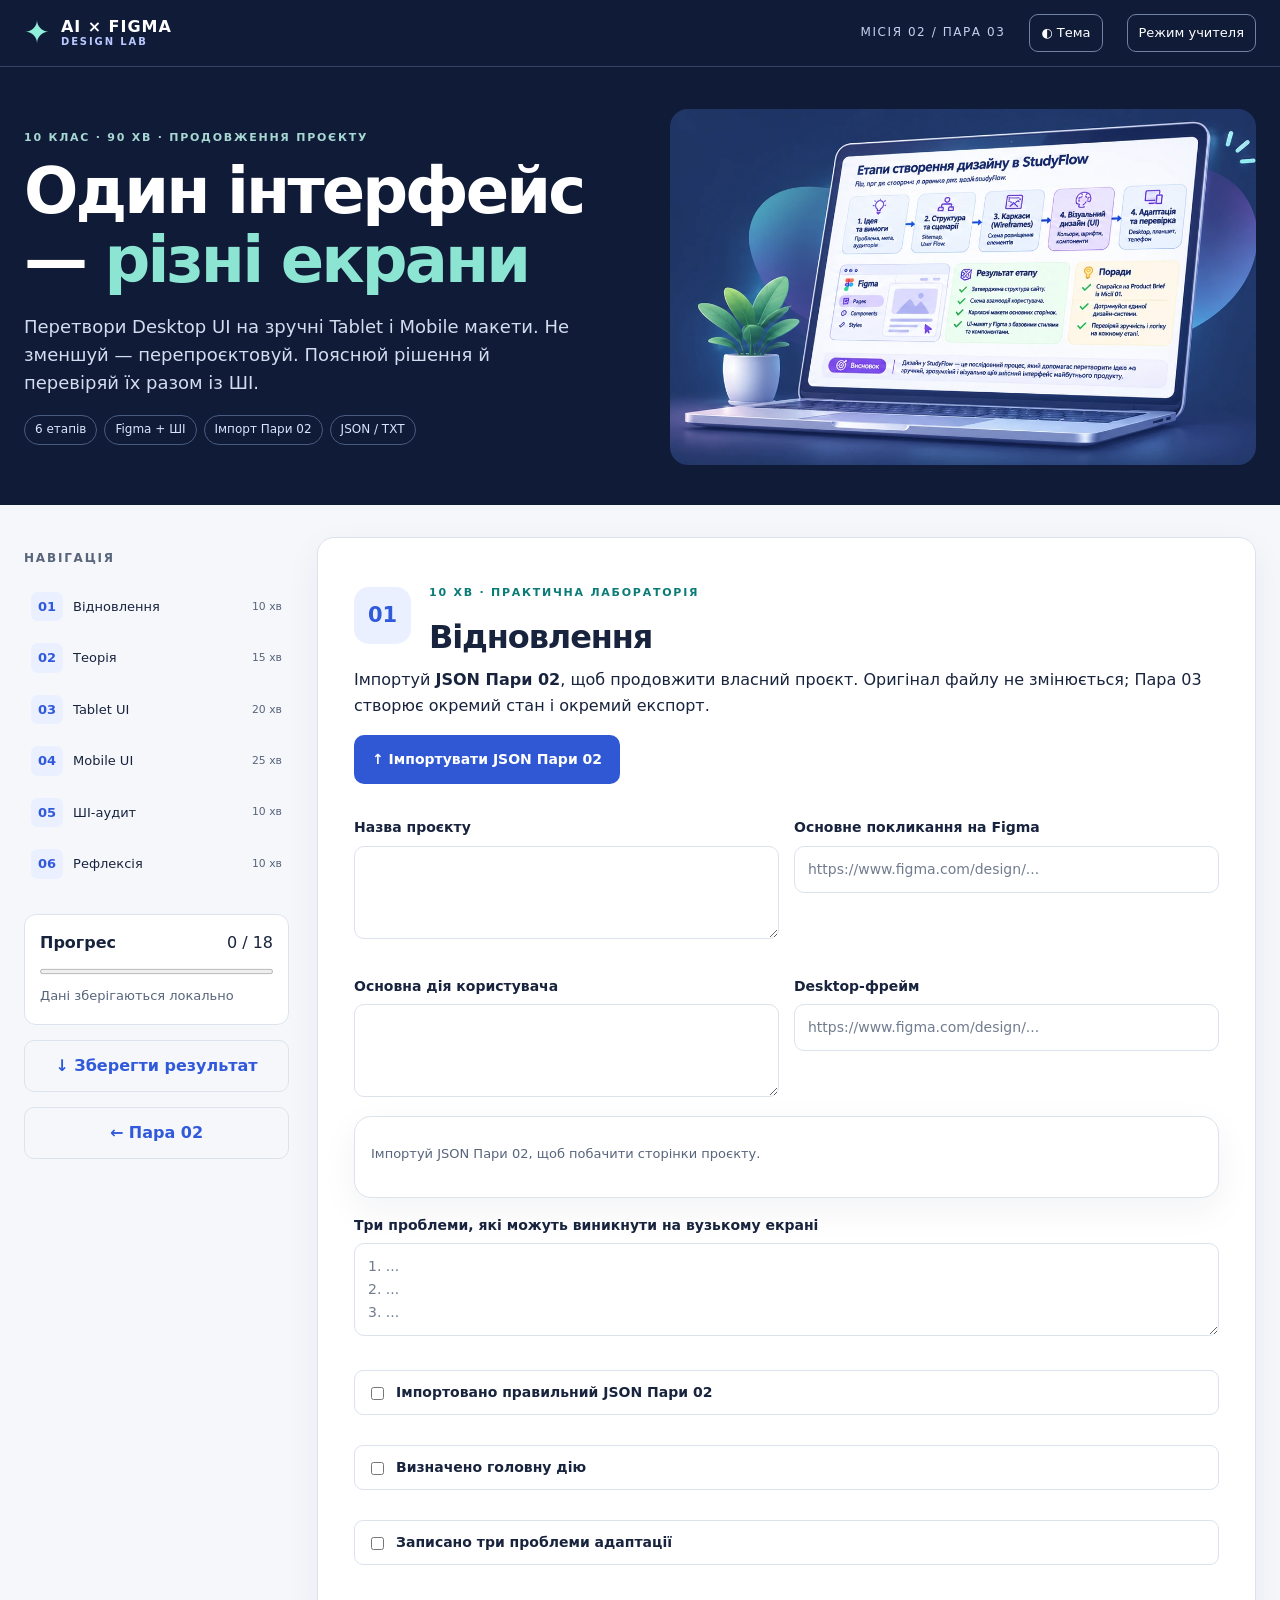
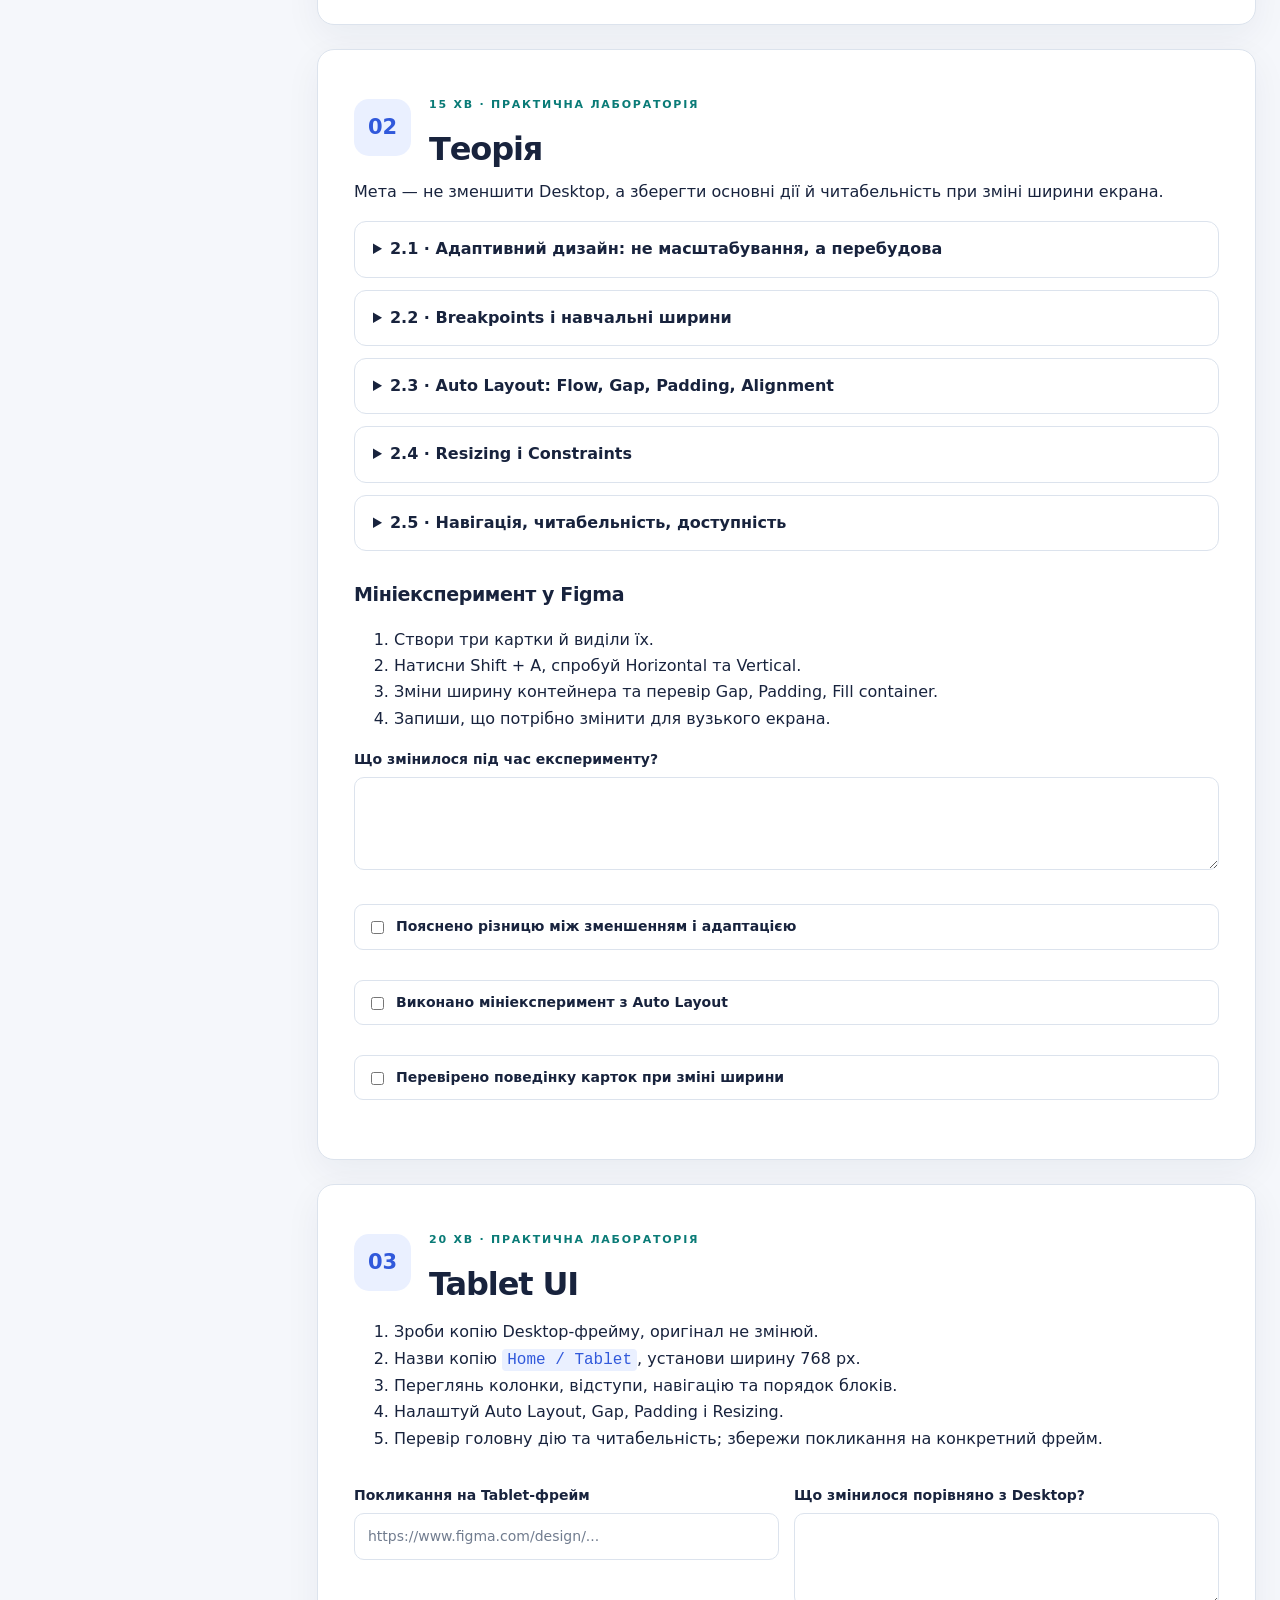
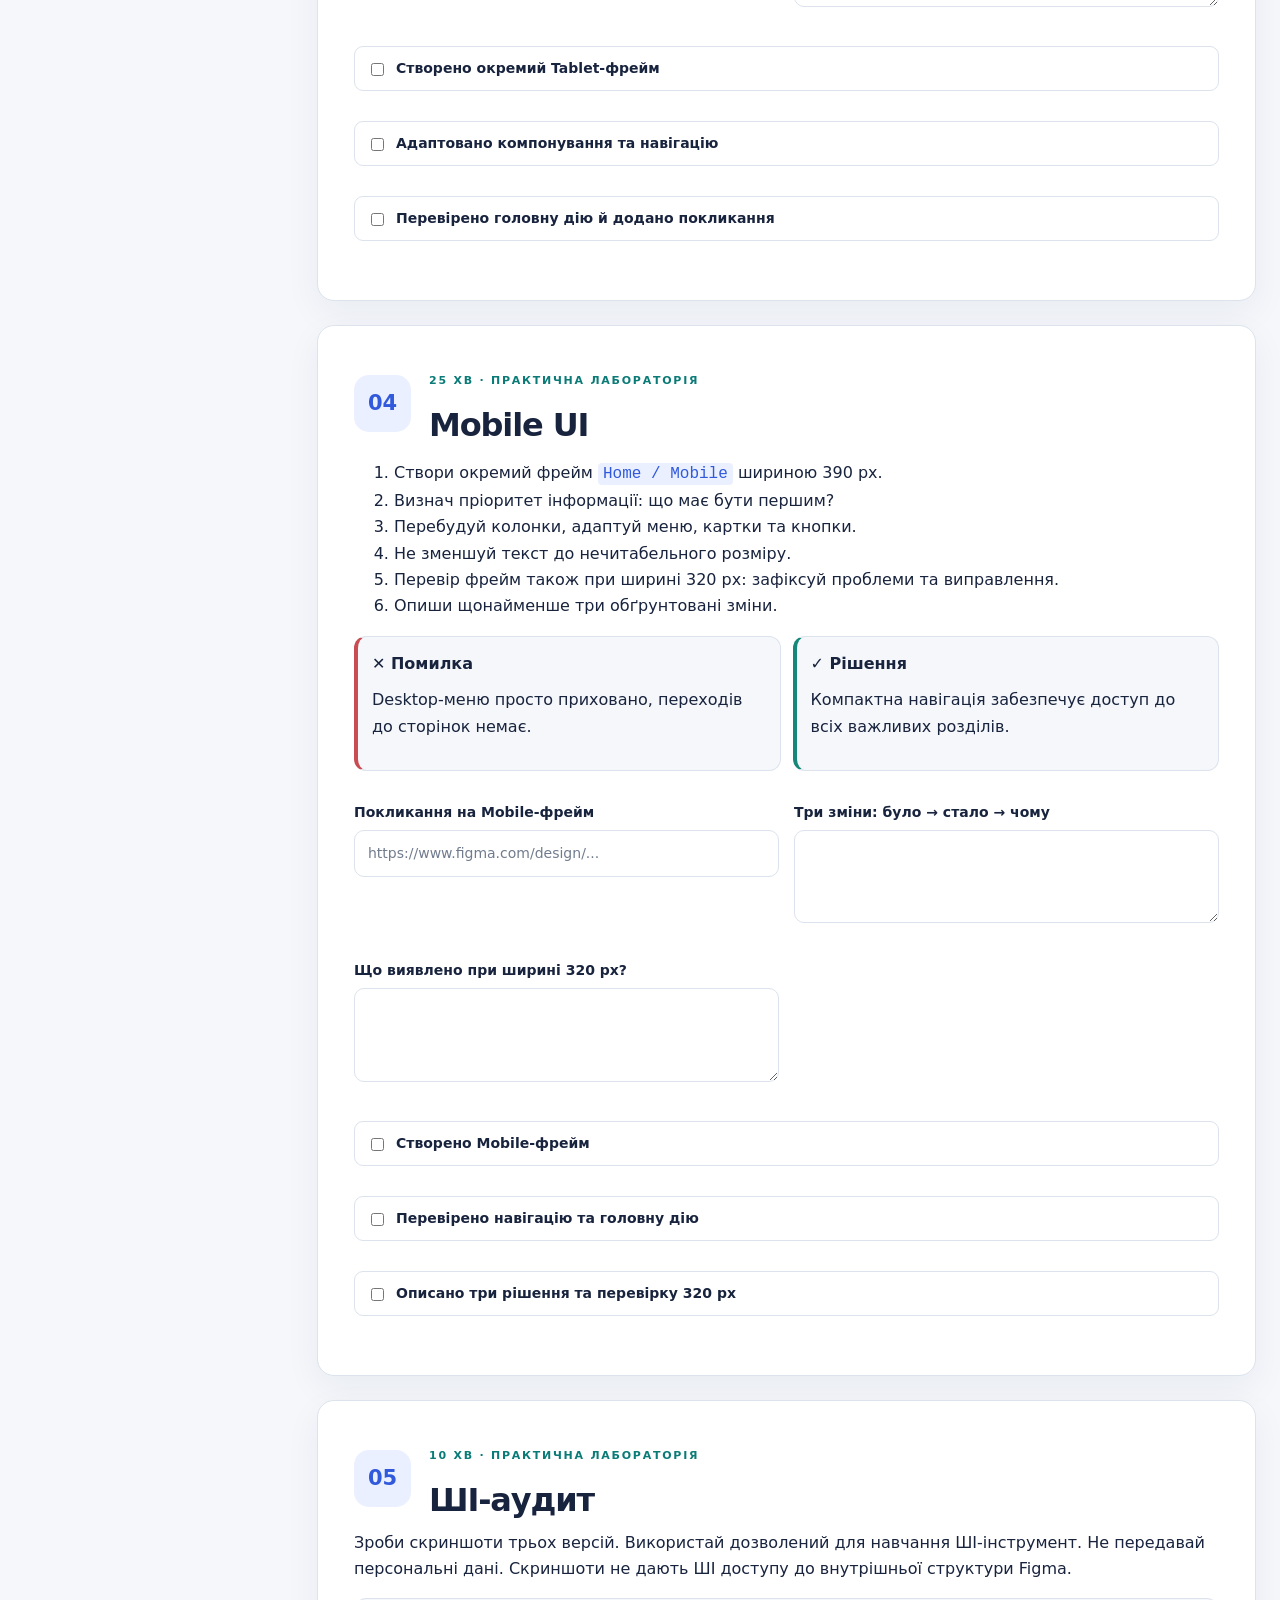
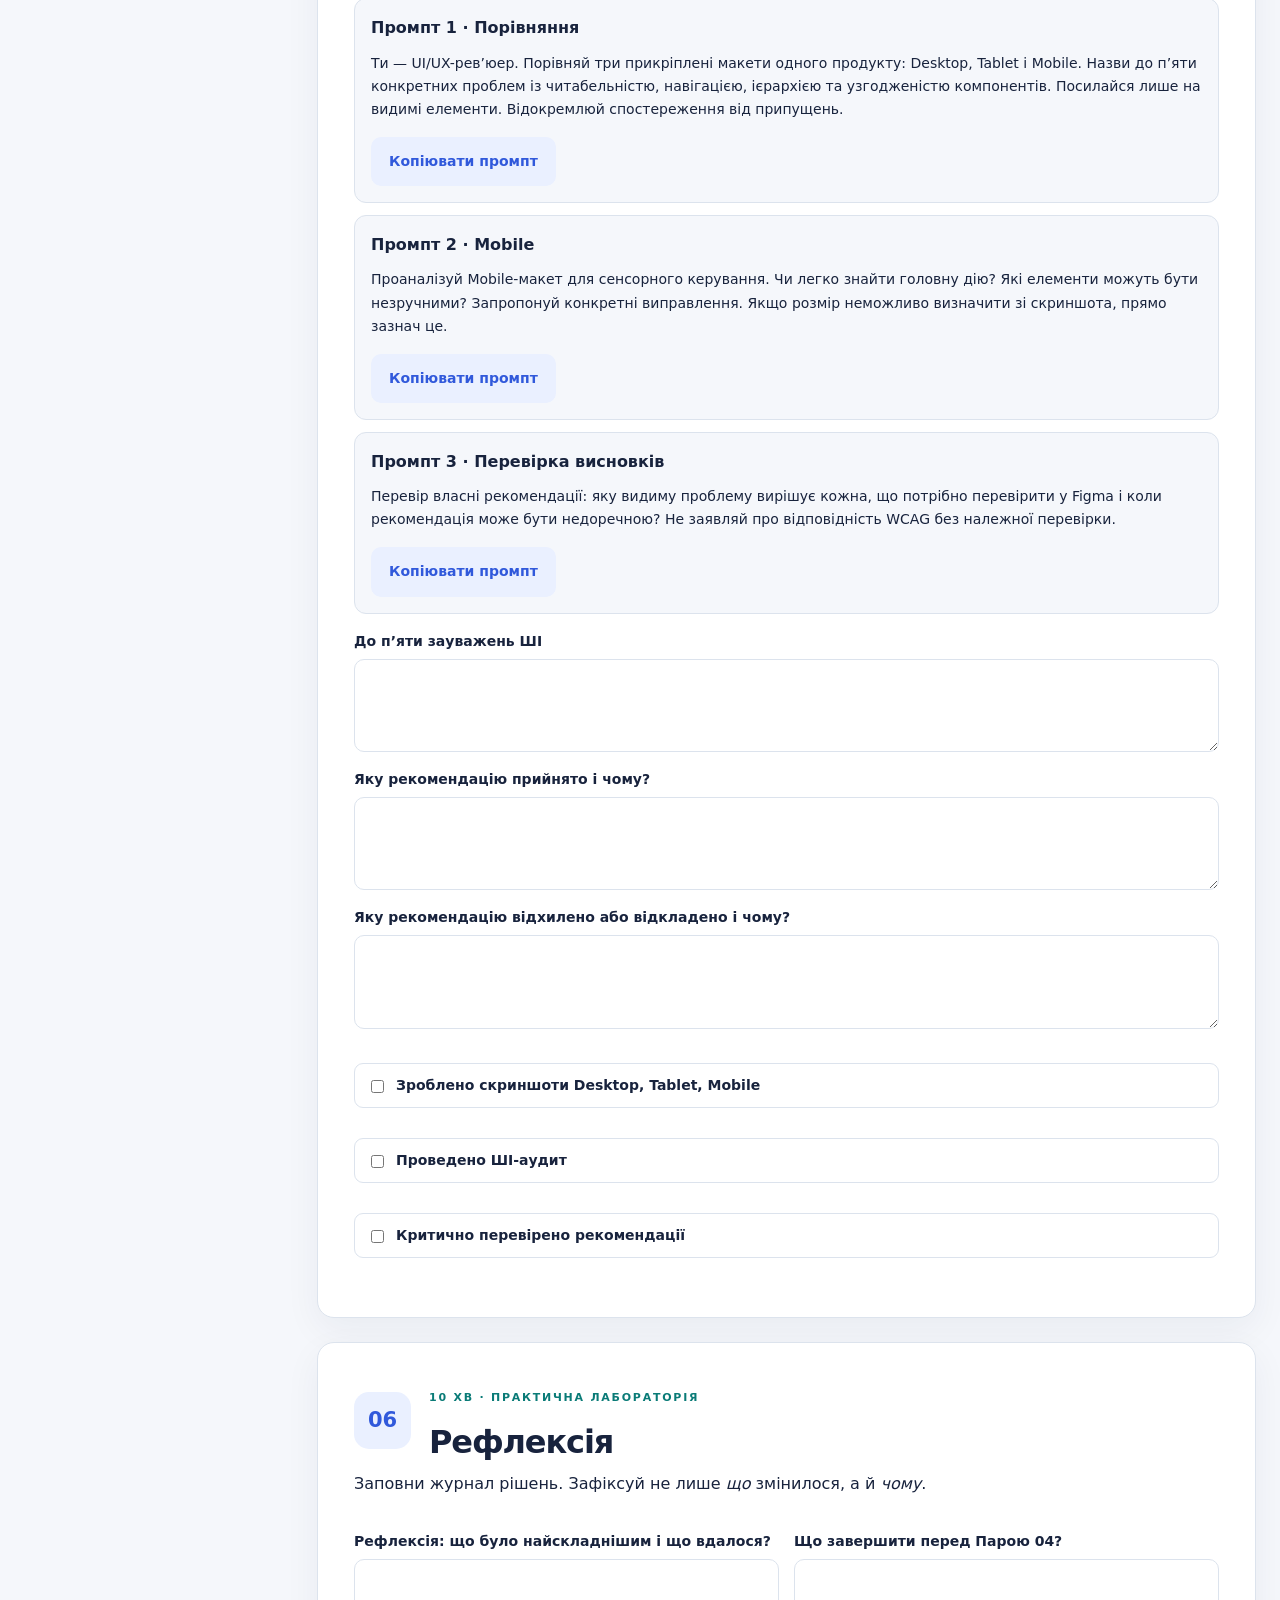
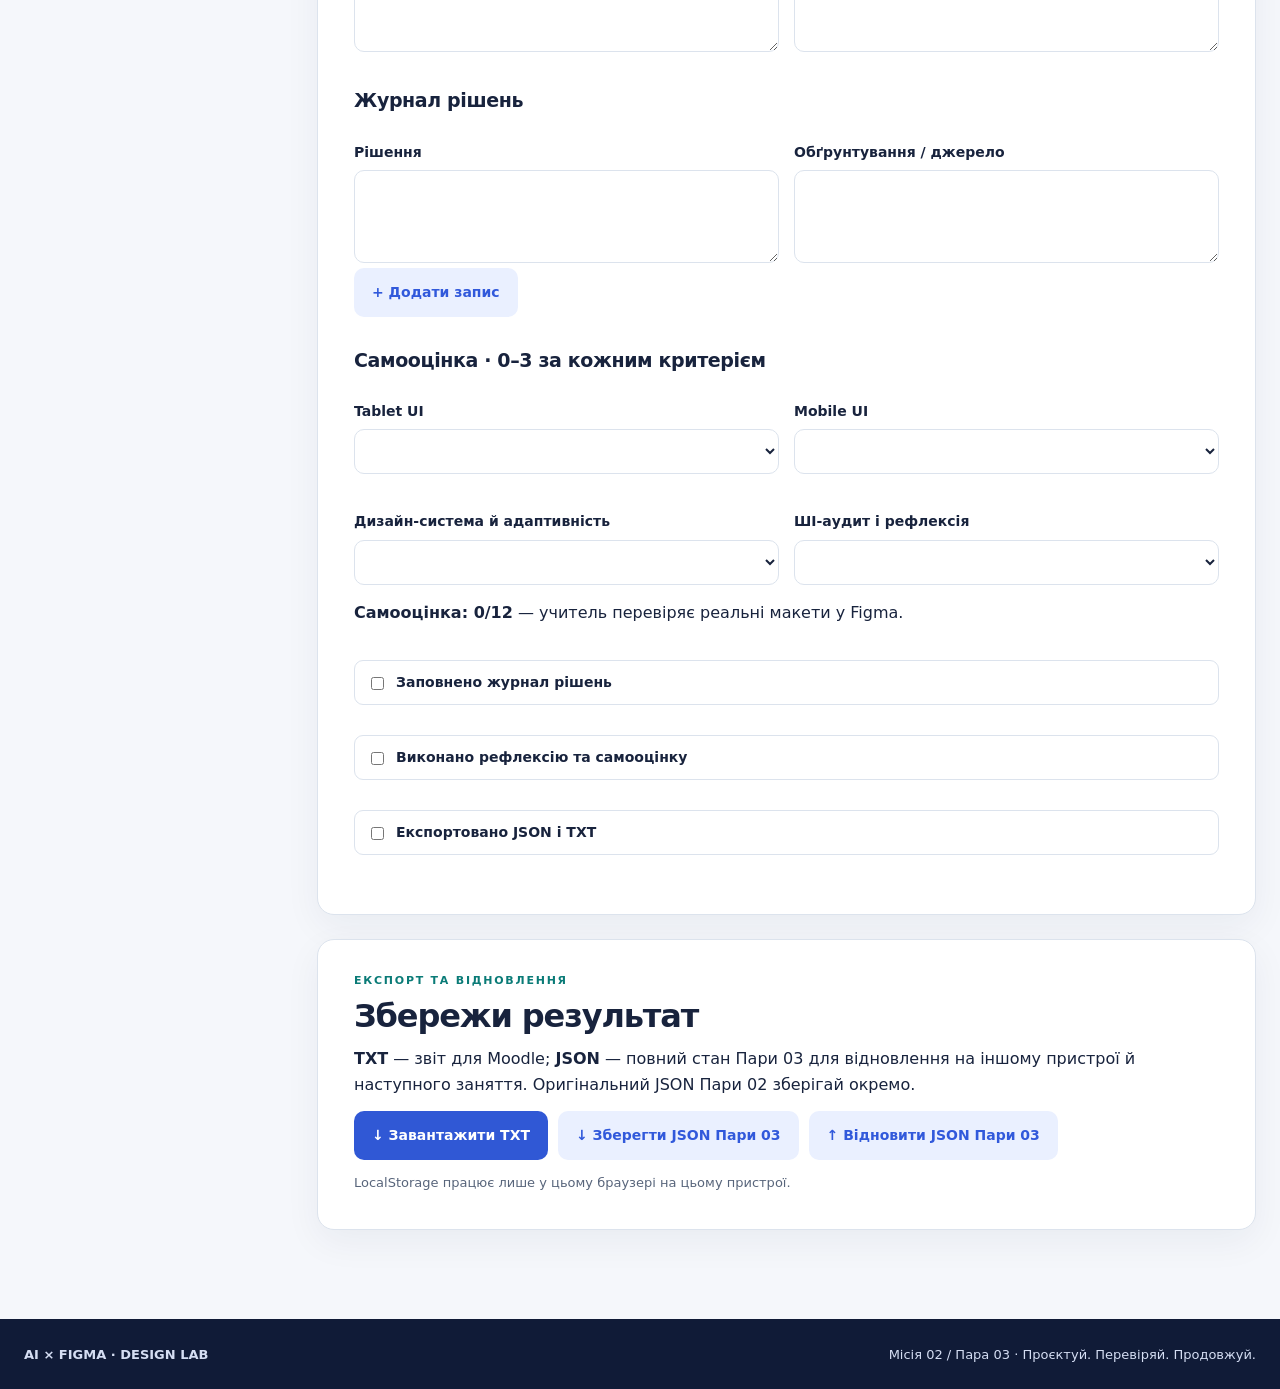
<file: pair-03/index.html>
<!doctype html><html lang="uk"><head><meta charset="utf-8"><meta name="viewport" content="width=device-width, initial-scale=1"><meta name="theme-color" content="#101b37"><meta name="description" content="Місія 02 · Пара 03 — адаптивні макети Tablet і Mobile у Figma"><title>Місія 02 · Пара 03 | Один інтерфейс — різні екрани</title><link rel="stylesheet" href="assets/css/styles.css"><script defer src="assets/js/app.js"></script></head><body><a class="skip" href="#main">Перейти до завдань</a><header class="site-header"><div class="shell header-inner"><a class="brand" href="../"><span class="brand-mark">✦</span><span>AI × FIGMA<small>DESIGN LAB</small></span></a><span class="header-tag">МІСІЯ 02 / ПАРА 03</span><button class="small-button" id="themeBtn" type="button">◐ Тема</button><button class="small-button" id="teacherBtn" type="button" aria-pressed="false">Режим учителя</button></div></header><section class="hero"><div class="shell hero-grid"><div><p class="eyebrow">10 КЛАС · 90 ХВ · ПРОДОВЖЕННЯ ПРОЄКТУ</p><h1>Один інтерфейс — <em>різні екрани</em></h1><p class="hero-lead">Перетвори Desktop UI на зручні Tablet і Mobile макети. Не зменшуй — перепроєктовуй. Пояснюй рішення й перевіряй їх разом із ШІ.</p><div class="hero-chips"><span>6 етапів</span><span>Figma + ШІ</span><span>Імпорт Пари 02</span><span>JSON / TXT</span></div></div><div class="hero-visual"><img src="assets/images/hero-approved-crop.webp" alt="Навчальна ілюстрація цифрового інтерфейсу" loading="eager"></div></div></section><div class="shell workspace-layout"><aside class="sidebar"><div class="sidebar-sticky"><p class="aside-title">НАВІГАЦІЯ</p><nav aria-label="Етапи заняття"><ol class="stage-nav"><li><a href="#stage1"><span>01</span> Відновлення <small>10 хв</small></a></li><li><a href="#stage2"><span>02</span> Теорія <small>15 хв</small></a></li><li><a href="#stage3"><span>03</span> Tablet UI <small>20 хв</small></a></li><li><a href="#stage4"><span>04</span> Mobile UI <small>25 хв</small></a></li><li><a href="#stage5"><span>05</span> ШІ-аудит <small>10 хв</small></a></li><li><a href="#stage6"><span>06</span> Рефлексія <small>10 хв</small></a></li></ol></nav><div class="progress-panel"><div class="progress-top"><strong>Прогрес</strong><output id="progressLabel">0 / 18</output></div><progress id="progressBar" max="18" value="0"></progress><small id="saveState">Дані зберігаються локально</small></div><a class="aside-export" href="#exports">↓ Зберегти результат</a><a class="aside-export" href="../pair-02/">← Пара 02</a></div></aside><main id="main"><section class="panel teacher-note" hidden id="teacherNotes"><p class="eyebrow">ЛИШЕ ДЛЯ ВЧИТЕЛЯ</p><h2>Методичні орієнтири</h2><p>Мета: завершений комплект одного ключового екрана Desktop–Tablet–Mobile. Інші сторінки — за наявності часу або вдома. Оцінюємо макети у Figma, не лише чекліст. ШІ не може перевірити приховані властивості фреймів за скриншотом.</p><p>У разі відсутності доступу до ШІ учень виконує самостійний аудит за тими самими критеріями. Сайт не надсилає дані вчителю.</p></section><section class="stage panel" id="stage1" aria-labelledby="h1"><div class="stage-head"><span class="step-no">01</span><div><p class="eyebrow">10 ХВ · ПРАКТИЧНА ЛАБОРАТОРІЯ</p><h2 id="h1">Відновлення</h2></div></div><p>Імпортуй <strong>JSON Пари 02</strong>, щоб продовжити власний проєкт. Оригінал файлу не змінюється; Пара 03 створює окремий стан і окремий експорт.</p><div class="export-buttons"><button class="button primary" id="importPair2">↑ Імпортувати JSON Пари 02</button><input type="file" id="importFile" accept=".json,application/json" hidden></div><p id="importStatus" role="status" aria-live="polite"></p><div class="fields two"><label>Назва проєкту<textarea data-field="projectName" rows="3" placeholder=""></textarea></label><label>Основне покликання на Figma<input type="url" data-field="figmaUrl" placeholder="https://www.figma.com/design/..."/></label><label>Основна дія користувача<textarea data-field="mainAction" rows="3" placeholder=""></textarea></label><label>Desktop-фрейм<input type="url" data-field="desktopUrl" placeholder="https://www.figma.com/design/..."/></label></div><div id="pagesPreview" class="panel" aria-live="polite"><p class="muted">Після імпорту тут з’являться сторінки з Пари 02.</p></div><label>Три проблеми, які можуть виникнути на вузькому екрані<textarea data-field="adaptProblems" rows="3" placeholder="1. ...
2. ...
3. ..."></textarea></label><div class="checklist"><label><input type="checkbox" data-check="s11"/> Імпортовано правильний JSON Пари 02</label><label><input type="checkbox" data-check="s12"/> Визначено головну дію</label><label><input type="checkbox" data-check="s13"/> Записано три проблеми адаптації</label></div></section><section class="stage panel" id="stage2" aria-labelledby="h2"><div class="stage-head"><span class="step-no">02</span><div><p class="eyebrow">15 ХВ · ПРАКТИЧНА ЛАБОРАТОРІЯ</p><h2 id="h2">Теорія</h2></div></div><p>Мета — не зменшити Desktop, а зберегти основні дії й читабельність при зміні ширини екрана.</p><details class="theory"><summary>2.1 · Адаптивний дизайн: не масштабування, а перебудова</summary><div class="theory-body"><p>На Desktop кілька секцій можуть стояти поруч; на Mobile їх доцільно розмістити послідовно. Потрібно зберегти головну дію, доступ до навігації та зміст. Не приховуй критично важливу функцію лише заради чистого вигляду.</p><div class="example-grid"><div class="example wrong"><strong>✕ Невдало</strong><div class="mini-cards tiny"><span>Картка</span><span>Картка</span><span>Картка</span></div><p>Три стиснуті картки, дрібний текст.</p></div><div class="example good"><strong>✓ Вдало</strong><div class="mini-cards stacked"><span>Картка 1</span><span>Картка 2</span><span>Картка 3</span></div><p>Одна колонка, достатньо місця для тексту.</p></div></div></div></details><details class="theory"><summary>2.2 · Breakpoints і навчальні ширини</summary><div class="theory-body"><p>Для цієї вправи використовуємо <strong>1440 px (Desktop), 768 px (Tablet), 390 px (Mobile)</strong>. Це навчальні розміри фреймів, не універсальні breakpoints. Реальна точка перебудови визначається поведінкою контенту. Додатково перевір Mobile при ширині 320 px.</p><figure class="theory-figure"><img src="assets/images/theory-22-breakpoints.svg" alt="Три навчальні ширини фреймів і додаткова перевірка 320 px" loading="lazy" decoding="async"><figcaption>Навчальна схема до розділу 2.2.</figcaption></figure><p class="theory-exercise"><strong>Спробуй у Figma:</strong> У Figma створи фрейми шириною 1440, 768 і 390 px. Для Mobile тимчасово встанови 320 px і перевір компонування.</p></div></details><details class="theory"><summary>2.3 · Auto Layout: Flow, Gap, Padding, Alignment</summary><div class="theory-body"><p><strong>Flow</strong> задає напрям розташування, <strong>Gap</strong> — проміжки між елементами, <strong>Padding</strong> — відступи всередині контейнера, <strong>Alignment</strong> — вирівнювання. Вибери три картки, натисни Shift + A, порівняй горизонтальне і вертикальне компонування.</p><figure class="theory-figure"><img src="assets/images/theory-23-autolayout.svg" alt="Flow, Gap, Padding та Alignment показані як окремі властивості Auto Layout" loading="lazy" decoding="async"><figcaption>Навчальна схема до розділу 2.3.</figcaption></figure><p class="theory-exercise"><strong>Спробуй у Figma:</strong> У Figma створи три картки: перемкни Row/Column, зміни Gap і Padding та спробуй вирівнювання Start, Center і End.</p></div></details><details class="theory"><summary>2.4 · Resizing і Constraints</summary><div class="theory-body"><p><strong>Hug contents</strong> — розмір від вмісту; <strong>Fill container</strong> — зайняти доступний простір у Auto Layout; <strong>Fixed</strong> — фіксований розмір. <strong>Constraints</strong> описують прив’язки шарів у звичайному фреймі; не плутай їх із правилами Resizing для дочірніх елементів Auto Layout.</p><figure class="theory-figure"><img src="assets/images/theory-24-approved.png" alt="Затверджена ілюстрація Resizing та Constraints" loading="lazy" decoding="async"><figcaption>Навчальна схема до розділу 2.4.</figcaption></figure><p class="theory-exercise"><strong>Спробуй у Figma:</strong> У Figma порівняй Hug contents, Fill container і Fixed на власних елементах; перевір Constraints у звичайному фреймі.</p></div></details><details class="theory"><summary>2.5 · Навігація, читабельність, доступність</summary><div class="theory-body"><p>Перевір, чи не зникає основна дія, чи немає горизонтального прокручування без потреби, чи текст читається, а кнопки достатньо великі для натискання. Орієнтир для важливих сенсорних кнопок — близько 44 × 44 px; це практична рекомендація, а не формулювання критерію WCAG. Перевірка скриншотів ШІ не доводить відповідність WCAG.</p><p><a href="https://www.w3.org/TR/WCAG22/" target="_blank" rel="noopener noreferrer">WCAG 2.2 — першоджерело</a> · <a href="https://help.figma.com/hc/en-us/articles/360040451373-Guide-to-auto-layout-in-Figma" target="_blank" rel="noopener noreferrer">Figma Auto Layout</a></p><figure class="theory-figure"><img src="assets/images/theory-25-accessibility.svg" alt="Порівняння маленької і зручнішої сенсорної кнопки та критеріїв перевірки" loading="lazy" decoding="async"><figcaption>Навчальна схема до розділу 2.5.</figcaption></figure><p class="theory-exercise"><strong>Спробуй у Figma:</strong> Перевір головну кнопку Mobile-макета, читабельність тексту та доступність навігації; не роби висновків про WCAG лише зі скриншота.</p></div></details><h3>Мініексперимент у Figma</h3><ol><li>Створи три картки й виділи їх.</li><li>Натисни Shift + A, спробуй Horizontal та Vertical.</li><li>Зміни ширину контейнера та перевір Gap, Padding, Fill container.</li><li>Запиши, що потрібно змінити для вузького екрана.</li></ol><label>Що змінилося під час експерименту?<textarea data-field="experiment" rows="3" placeholder=""></textarea></label><div class="checklist"><label><input type="checkbox" data-check="s21"/> Пояснено різницю між зменшенням і адаптацією</label><label><input type="checkbox" data-check="s22"/> Виконано мініексперимент з Auto Layout</label><label><input type="checkbox" data-check="s23"/> Перевірено поведінку карток при зміні ширини</label></div></section><section class="stage panel" id="stage3" aria-labelledby="h3"><div class="stage-head"><span class="step-no">03</span><div><p class="eyebrow">20 ХВ · ПРАКТИЧНА ЛАБОРАТОРІЯ</p><h2 id="h3">Tablet UI</h2></div></div><ol><li>Зроби копію Desktop-фрейму, оригінал не змінюй.</li><li>Назви копію <code>Home / Tablet</code>, установи ширину 768 px.</li><li>Переглянь колонки, відступи, навігацію та порядок блоків.</li><li>Налаштуй Auto Layout, Gap, Padding і Resizing.</li><li>Перевір головну дію та читабельність; збережи покликання на конкретний фрейм.</li></ol><div class="fields two"><label>Покликання на Tablet-фрейм<input type="url" data-field="tabletUrl" placeholder="https://www.figma.com/design/..."/></label><label>Що змінилося порівняно з Desktop?<textarea data-field="tabletChanges" rows="3" placeholder=""></textarea></label></div><div class="checklist"><label><input type="checkbox" data-check="s31"/> Створено окремий Tablet-фрейм</label><label><input type="checkbox" data-check="s32"/> Адаптовано компонування та навігацію</label><label><input type="checkbox" data-check="s33"/> Перевірено головну дію й додано покликання</label></div></section><section class="stage panel" id="stage4" aria-labelledby="h4"><div class="stage-head"><span class="step-no">04</span><div><p class="eyebrow">25 ХВ · ПРАКТИЧНА ЛАБОРАТОРІЯ</p><h2 id="h4">Mobile UI</h2></div></div><ol><li>Створи окремий фрейм <code>Home / Mobile</code> шириною 390 px.</li><li>Визнач пріоритет інформації: що має бути першим?</li><li>Перебудуй колонки, адаптуй меню, картки та кнопки.</li><li>Не зменшуй текст до нечитабельного розміру.</li><li>Перевір фрейм також при ширині 320 px: зафіксуй проблеми та виправлення.</li><li>Опиши щонайменше три обґрунтовані зміни.</li></ol><div class="example-grid"><div class="example wrong"><strong>✕ Помилка</strong><p>Desktop-меню просто приховано, переходів до сторінок немає.</p></div><div class="example good"><strong>✓ Рішення</strong><p>Компактна навігація забезпечує доступ до всіх важливих розділів.</p></div></div><div class="fields two"><label>Покликання на Mobile-фрейм<input type="url" data-field="mobileUrl" placeholder="https://www.figma.com/design/..."/></label><label>Три зміни: було → стало → чому<textarea data-field="mobileChanges" rows="3" placeholder=""></textarea></label><label>Що виявлено при ширині 320 px?<textarea data-field="width320" rows="3" placeholder=""></textarea></label></div><div class="checklist"><label><input type="checkbox" data-check="s41"/> Створено Mobile-фрейм</label><label><input type="checkbox" data-check="s42"/> Перевірено навігацію та головну дію</label><label><input type="checkbox" data-check="s43"/> Описано три рішення та перевірку 320 px</label></div></section><section class="stage panel" id="stage5" aria-labelledby="h5"><div class="stage-head"><span class="step-no">05</span><div><p class="eyebrow">10 ХВ · ПРАКТИЧНА ЛАБОРАТОРІЯ</p><h2 id="h5">ШІ-аудит</h2></div></div><p>Зроби скриншоти трьох версій. Використай дозволений для навчання ШІ-інструмент. Не передавай персональні дані. Скриншоти не дають ШІ доступу до внутрішньої структури Figma.</p><div class="prompt-box"><strong>Промпт 1 · Порівняння</strong><p>Ти — UI/UX-рев’юер. Порівняй три прикріплені макети одного продукту: Desktop, Tablet і Mobile. Назви до п’яти конкретних проблем із читабельністю, навігацією, ієрархією та узгодженістю компонентів. Посилайся лише на видимі елементи. Відокремлюй спостереження від припущень.</p><button type="button" class="button secondary copy-prompt" data-prompt="Ти — UI/UX-рев’юер. Порівняй три прикріплені макети одного продукту: Desktop, Tablet і Mobile. Назви до п’яти конкретних проблем із читабельністю, навігацією, ієрархією та узгодженістю компонентів. Посилайся лише на видимі елементи. Відокремлюй спостереження від припущень.">Копіювати промпт</button></div><div class="prompt-box"><strong>Промпт 2 · Mobile</strong><p>Проаналізуй Mobile-макет для сенсорного керування. Чи легко знайти головну дію? Які елементи можуть бути незручними? Запропонуй конкретні виправлення. Якщо розмір неможливо визначити зі скриншота, прямо зазнач це.</p><button type="button" class="button secondary copy-prompt" data-prompt="Проаналізуй Mobile-макет для сенсорного керування. Чи легко знайти головну дію? Які елементи можуть бути незручними? Запропонуй конкретні виправлення. Якщо розмір неможливо визначити зі скриншота, прямо зазнач це.">Копіювати промпт</button></div><div class="prompt-box"><strong>Промпт 3 · Перевірка висновків</strong><p>Перевір власні рекомендації: яку видиму проблему вирішує кожна, що потрібно перевірити у Figma і коли рекомендація може бути недоречною? Не заявляй про відповідність WCAG без належної перевірки.</p><button type="button" class="button secondary copy-prompt" data-prompt="Перевір власні рекомендації: яку видиму проблему вирішує кожна, що потрібно перевірити у Figma і коли рекомендація може бути недоречною? Не заявляй про відповідність WCAG без належної перевірки.">Копіювати промпт</button></div><label>До п’яти зауважень ШІ<textarea data-field="aiFeedback" rows="3" placeholder=""></textarea></label><label>Яку рекомендацію прийнято і чому?<textarea data-field="aiAccepted" rows="3" placeholder=""></textarea></label><label>Яку рекомендацію відхилено або відкладено і чому?<textarea data-field="aiRejected" rows="3" placeholder=""></textarea></label><div class="checklist"><label><input type="checkbox" data-check="s51"/> Зроблено скриншоти Desktop, Tablet, Mobile</label><label><input type="checkbox" data-check="s52"/> Проведено ШІ-аудит</label><label><input type="checkbox" data-check="s53"/> Критично перевірено рекомендації</label></div></section><section class="stage panel" id="stage6" aria-labelledby="h6"><div class="stage-head"><span class="step-no">06</span><div><p class="eyebrow">10 ХВ · ПРАКТИЧНА ЛАБОРАТОРІЯ</p><h2 id="h6">Рефлексія</h2></div></div><p>Заповни журнал рішень. Зафіксуй не лише <em>що</em> змінилося, а й <em>чому</em>.</p><div class="fields two"><label>Рефлексія: що було найскладнішим і що вдалося?<textarea data-field="reflection" rows="3" placeholder=""></textarea></label><label>Що завершити перед Парою 04?<textarea data-field="homework" rows="3" placeholder=""></textarea></label></div><h3>Журнал рішень</h3><div class="fields two"><label>Рішення<textarea data-field="decisionText" rows="3" placeholder=""></textarea></label><label>Обґрунтування / джерело<textarea data-field="decisionReason" rows="3" placeholder=""></textarea></label></div><button class="button secondary" id="addDecision">+ Додати запис</button><div id="decisionsList"></div><h3>Самооцінка · 0–3 за кожним критерієм</h3><div class="fields two"><label>Tablet UI<select data-field="scoreTablet"><option value="0">0 — немає доказів</option><option value="1">1 — початковий рівень</option><option value="2">2 — достатній рівень</option><option value="3">3 — якісний результат</option></select></label><label>Mobile UI<select data-field="scoreMobile"><option value="0">0 — немає доказів</option><option value="1">1 — початковий рівень</option><option value="2">2 — достатній рівень</option><option value="3">3 — якісний результат</option></select></label><label>Дизайн-система й адаптивність<select data-field="scoreSystem"><option value="0">0 — немає доказів</option><option value="1">1 — початковий рівень</option><option value="2">2 — достатній рівень</option><option value="3">3 — якісний результат</option></select></label><label>ШІ-аудит і рефлексія<select data-field="scoreAudit"><option value="0">0 — немає доказів</option><option value="1">1 — початковий рівень</option><option value="2">2 — достатній рівень</option><option value="3">3 — якісний результат</option></select></label></div><p><strong>Самооцінка: <output id="totalScore">0</output>/12</strong> — учитель перевіряє реальні макети у Figma.</p><div class="checklist"><label><input type="checkbox" data-check="s61"/> Заповнено журнал рішень</label><label><input type="checkbox" data-check="s62"/> Виконано рефлексію та самооцінку</label><label><input type="checkbox" data-check="s63"/> Експортовано JSON і TXT</label></div></section><section class="panel" id="exports"><p class="eyebrow">ЕКСПОРТ ТА ВІДНОВЛЕННЯ</p><h2>Збережи результат</h2><p><strong>TXT</strong> — звіт для Moodle; <strong>JSON</strong> — повний стан Пари 03 для відновлення на іншому пристрої й наступного заняття. Оригінальний JSON Пари 02 зберігай окремо.</p><div class="export-buttons"><button class="button primary" id="exportTxt">↓ Завантажити TXT</button><button class="button secondary" id="exportJson">↓ Зберегти JSON Пари 03</button><button class="button secondary" id="restoreBtn">↑ Відновити JSON Пари 03</button><input id="restoreFile" type="file" accept=".json,application/json" hidden></div><p class="muted">LocalStorage працює лише у цьому браузері на цьому пристрої.</p><p id="status" role="status" aria-live="polite"></p></section></main></div><footer class="footer"><div class="shell"><strong>AI × FIGMA · DESIGN LAB</strong><span>Місія 02 / Пара 03 · Проєктуй. Перевіряй. Продовжуй.</span></div></footer></body></html>
</file>
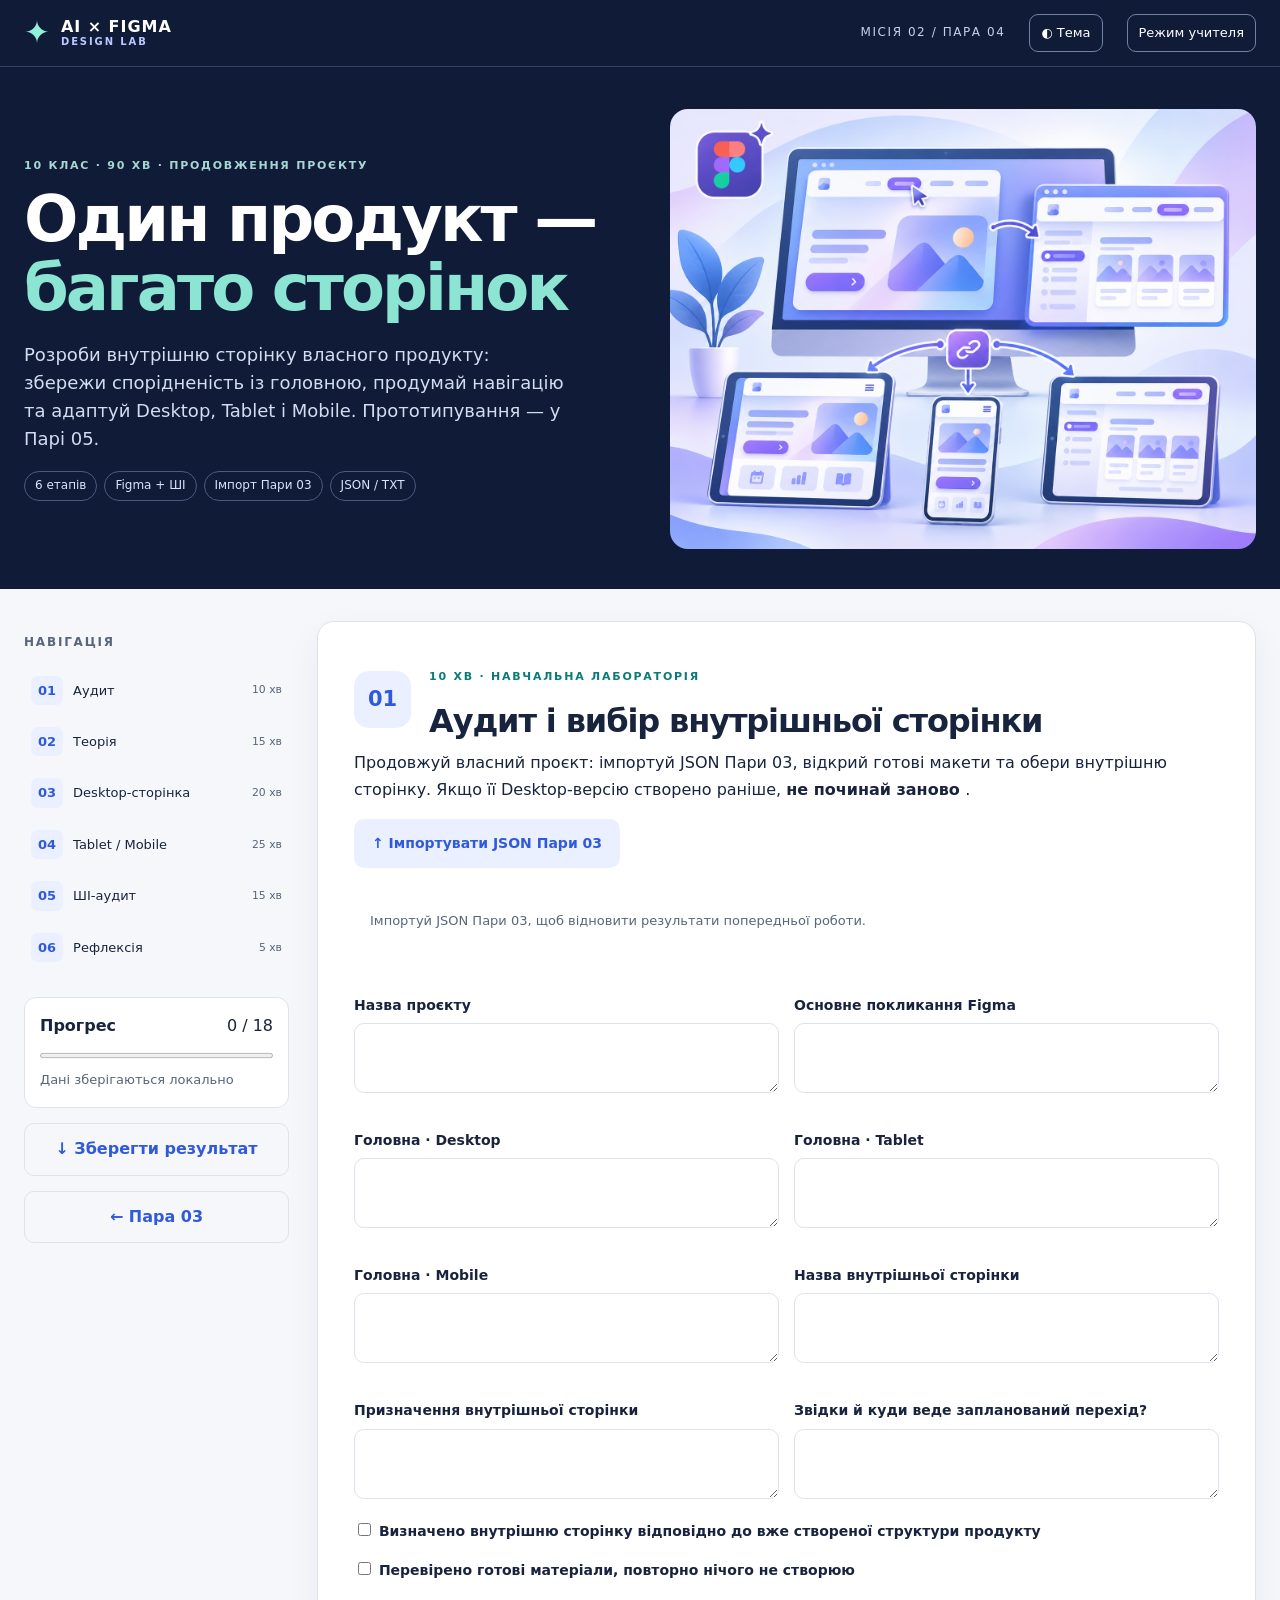
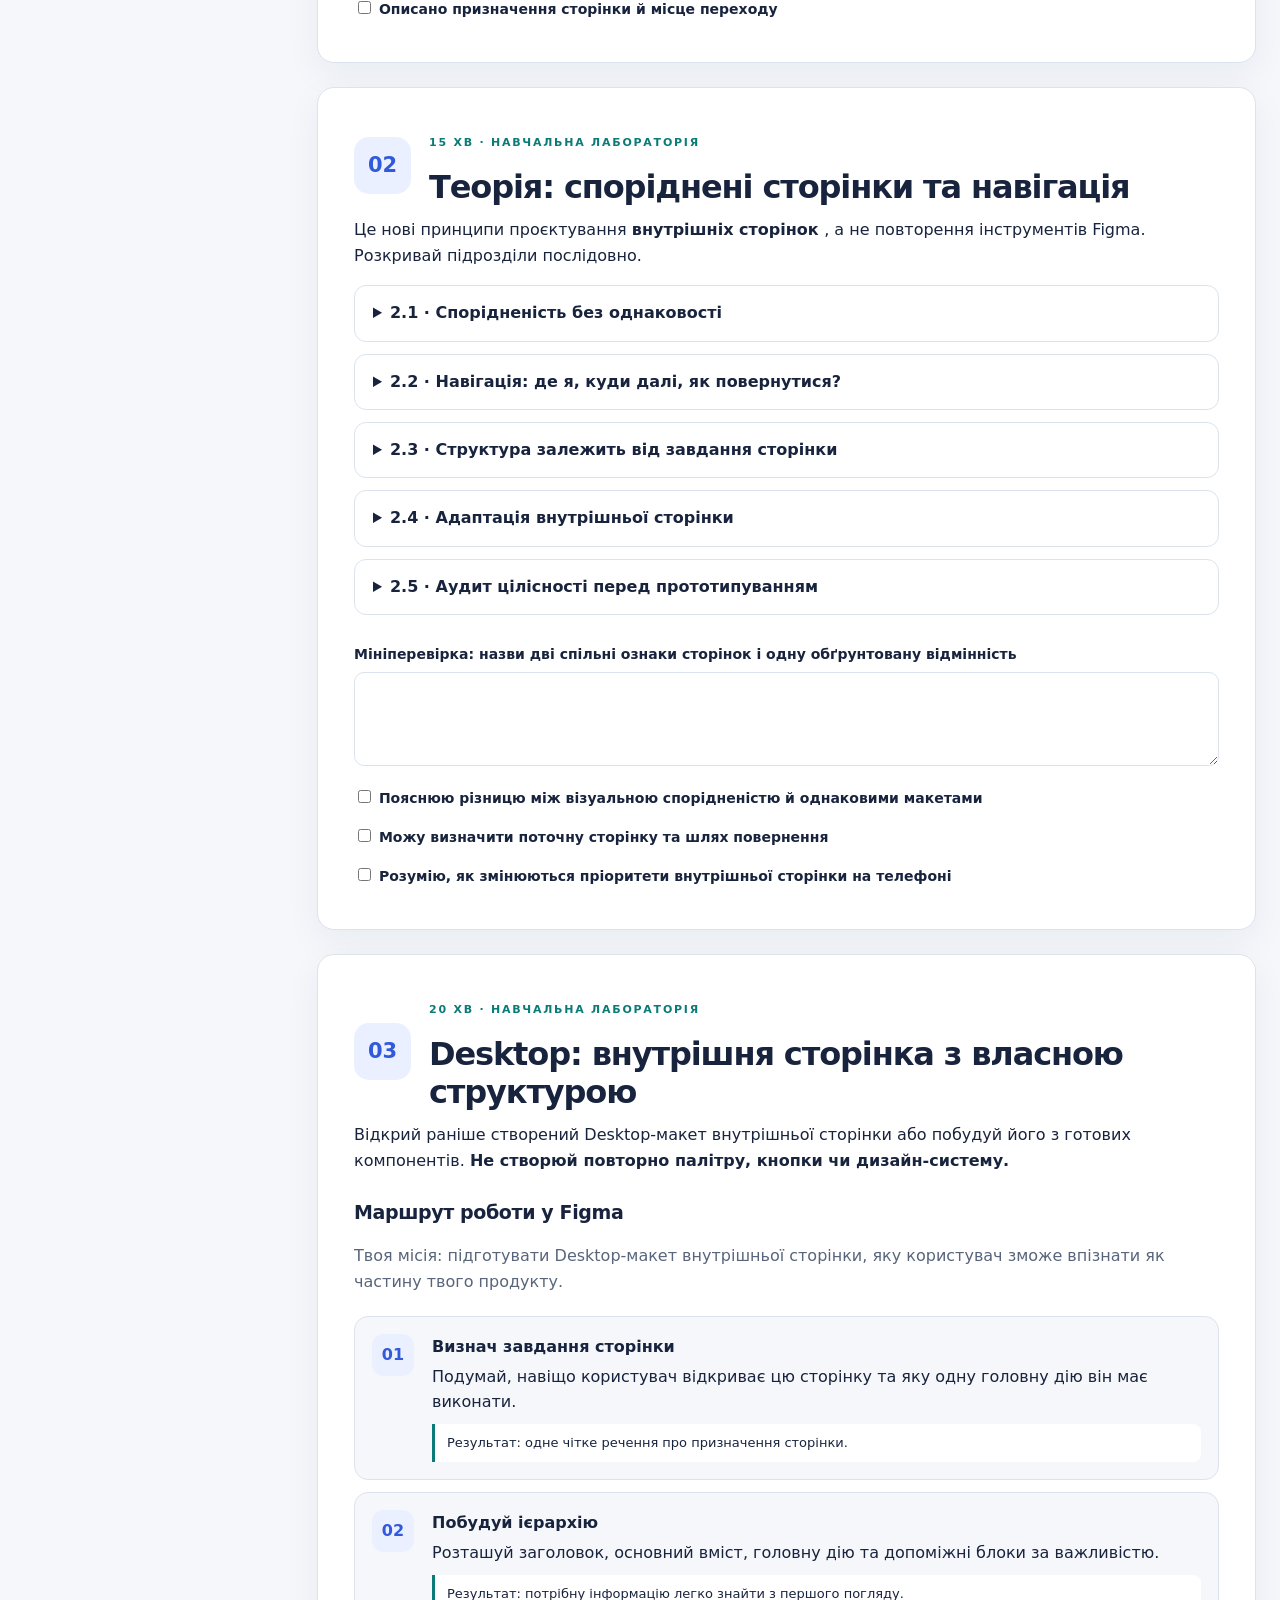
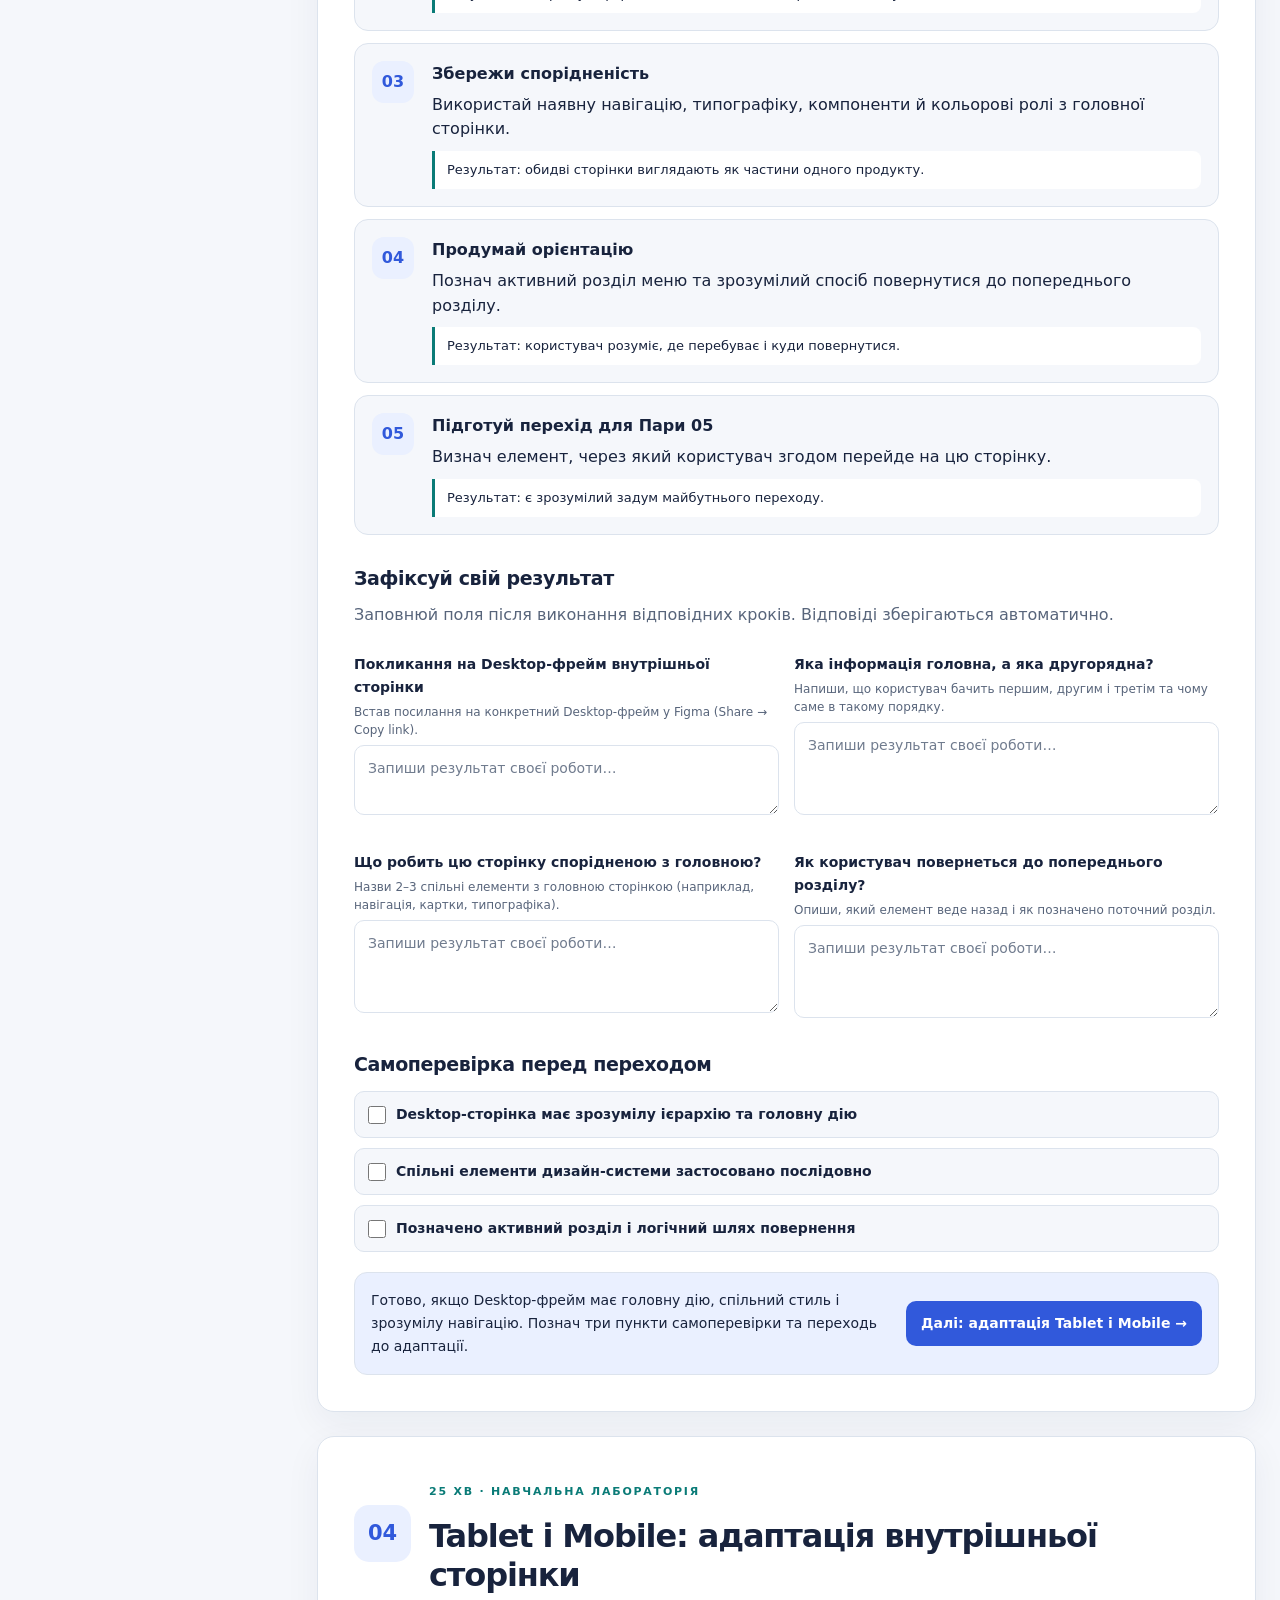
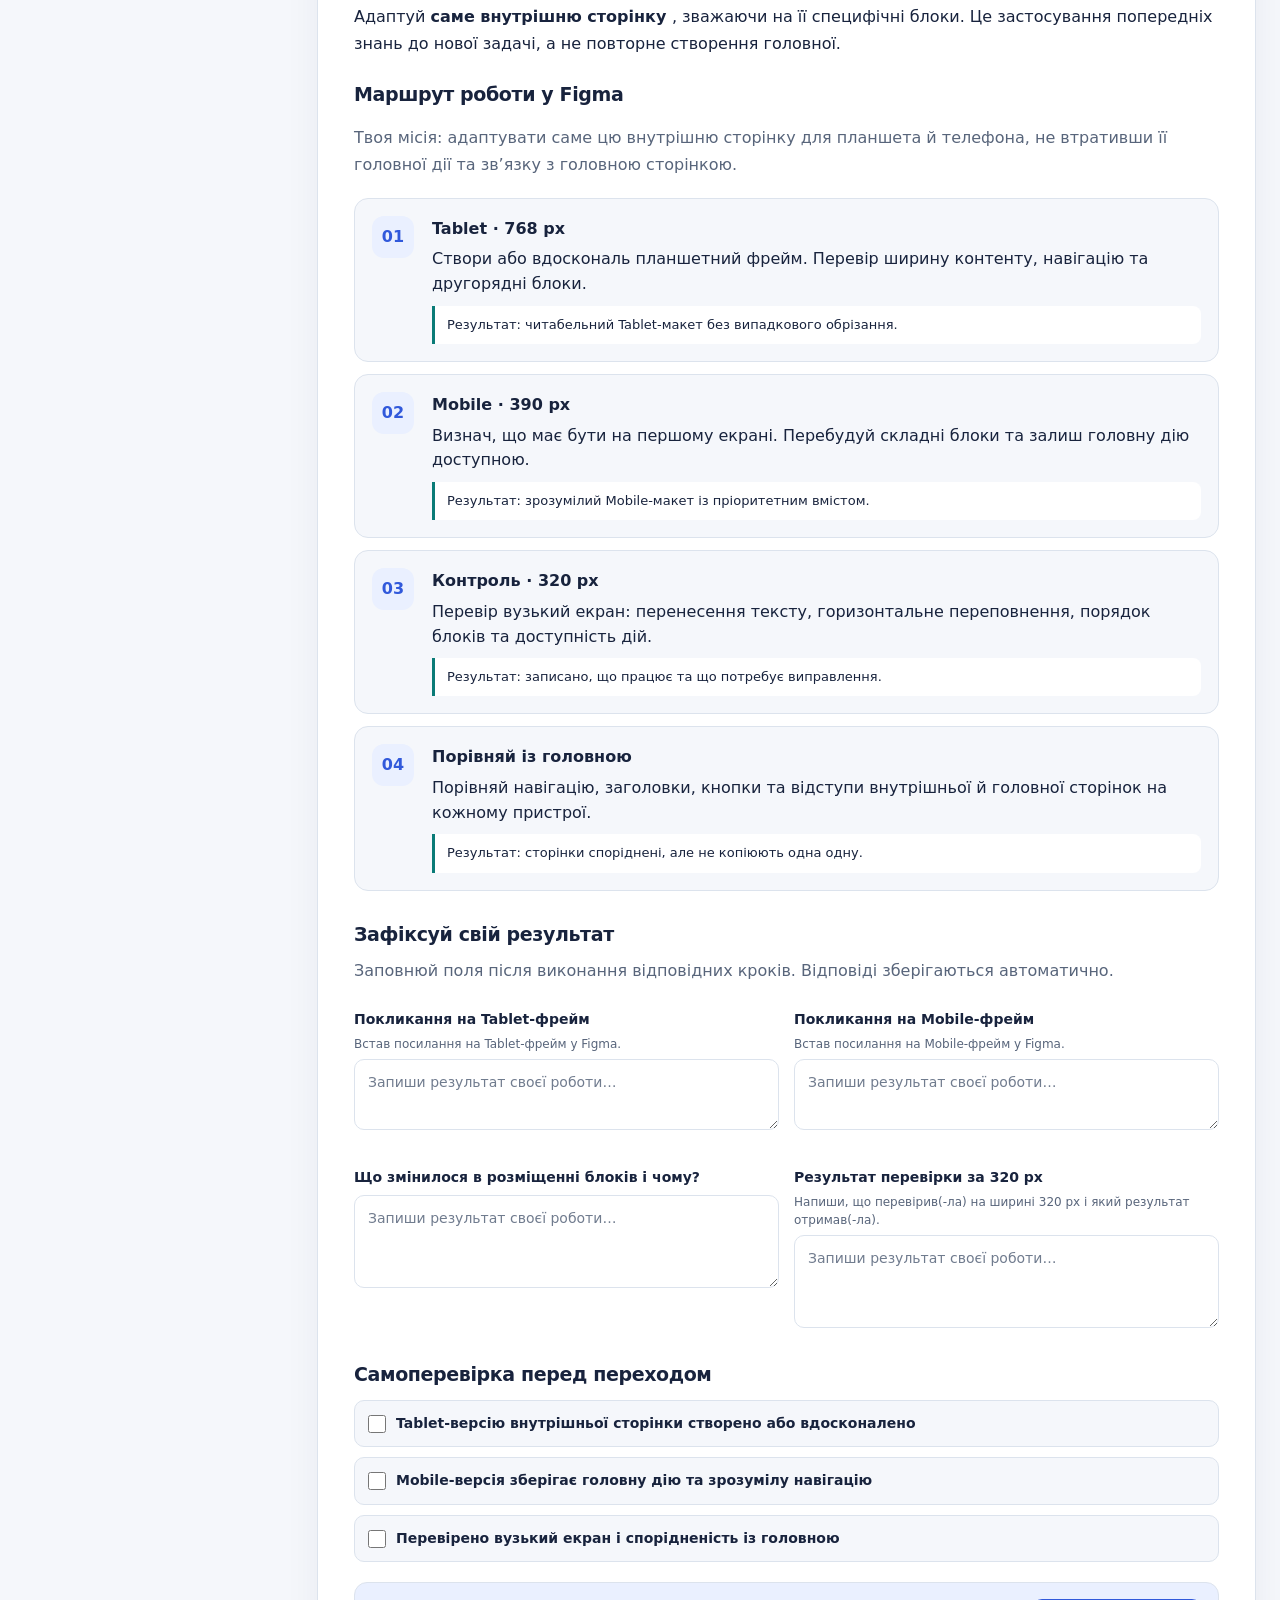
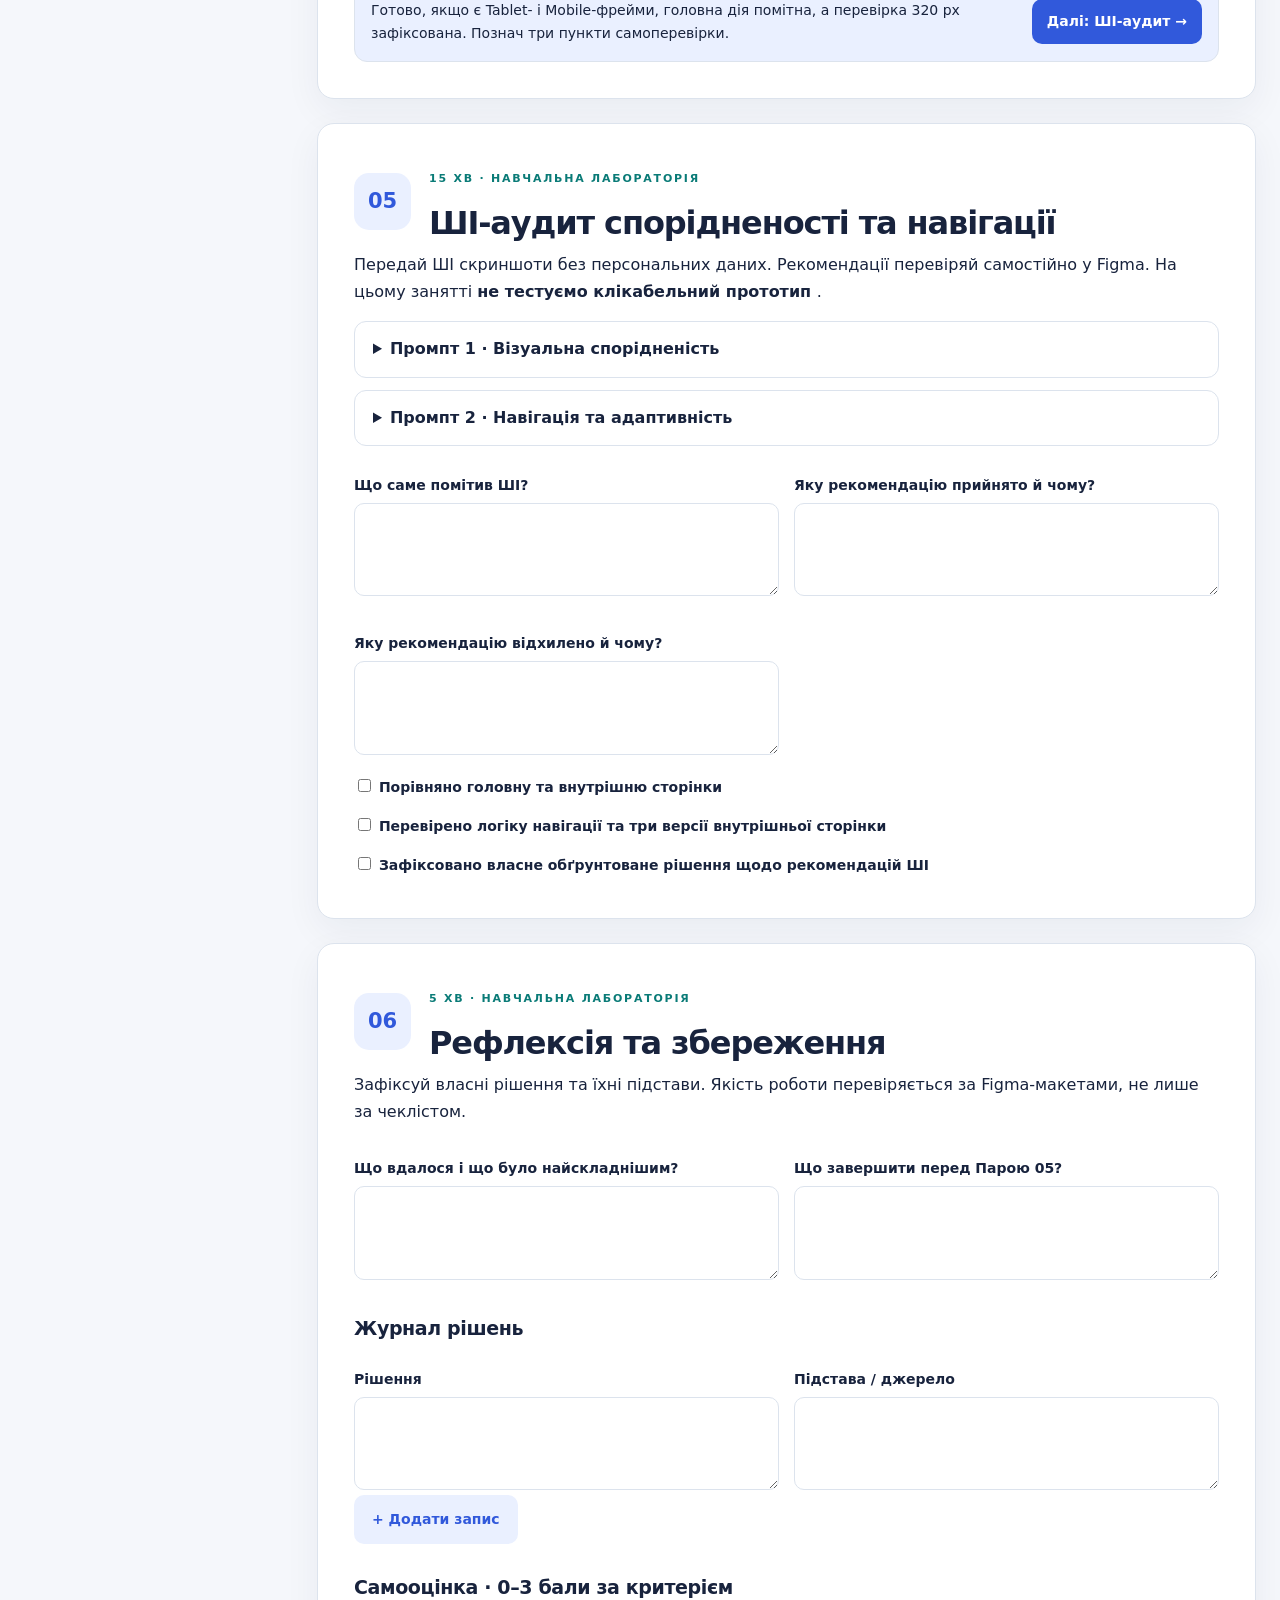
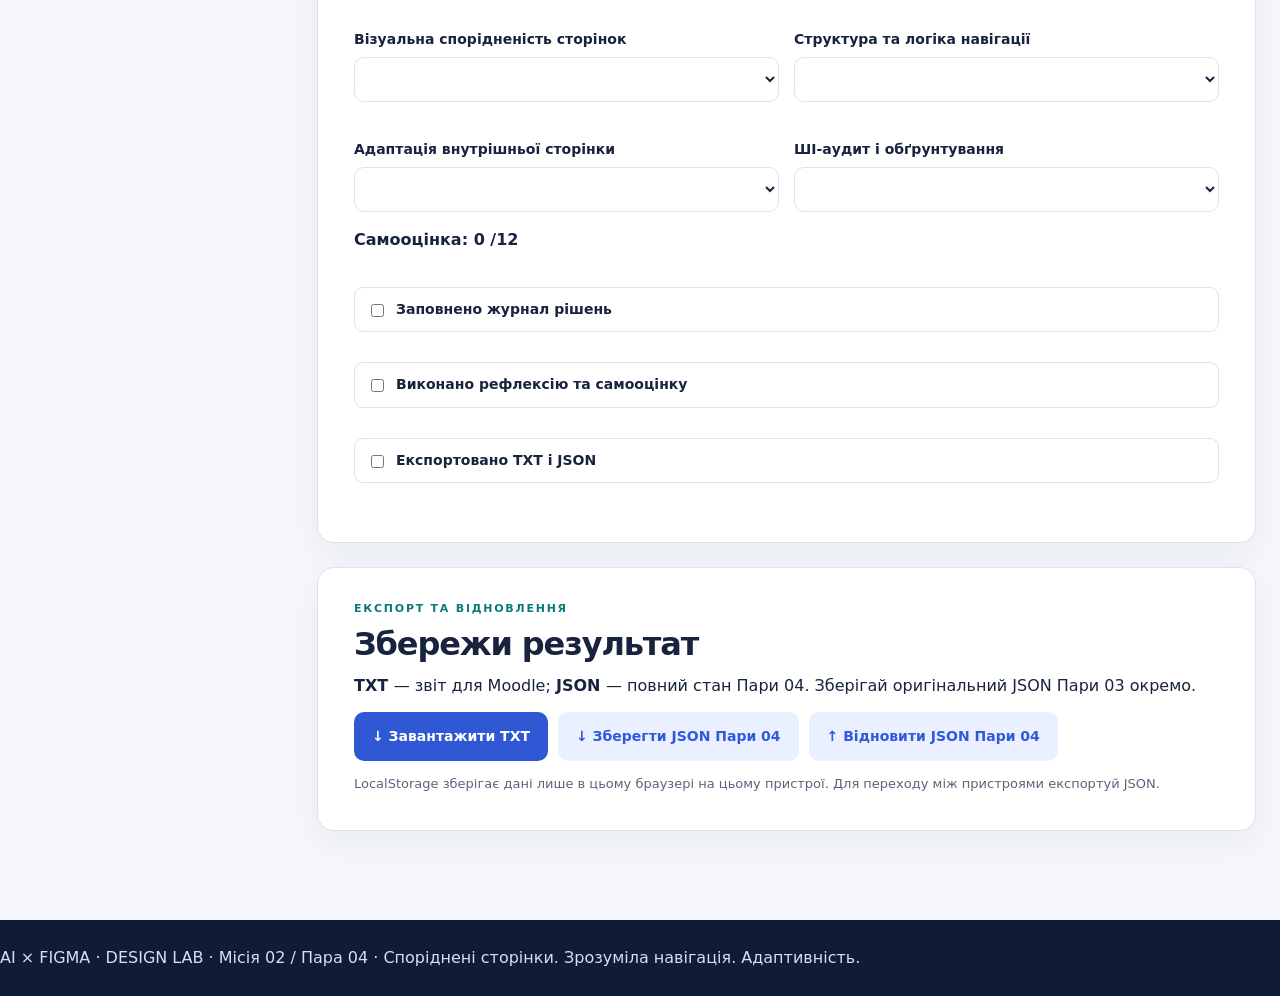
<file: pair-04/index.html>
<!DOCTYPE html>
<html lang="uk">
<head>
<meta charset="utf-8"/>
<meta content="width=device-width, initial-scale=1" name="viewport"/>
<meta content="#101b37" name="theme-color"/>
<meta content="Місія 02 · Пара 04 — компоненти Figma, стани кнопки та друга адаптивна сторінка" name="description"/>
<title>
   Місія 02 · Пара 04 — Один продукт — багато сторінок
  </title>
<link href="assets/css/styles.css" rel="stylesheet"/>
<script defer="" src="assets/js/app.js">
</script>
</head>
<body>
<a class="skip" href="#main">
   Перейти до завдань
  </a>
<header class="site-header">
<div class="shell header-inner">
<a class="brand" href="../">
<span class="brand-mark">
      ✦
     </span>
<span>
      AI × FIGMA
      <small>
       DESIGN LAB
      </small>
</span>
</a>
<span class="header-tag">
     МІСІЯ 02 / ПАРА 04
    </span>
<button class="small-button" id="themeBtn" type="button">
     ◐ Тема
    </button>
<button aria-pressed="false" class="small-button" id="teacherBtn" type="button">
     Режим учителя
    </button>
</div>
</header>
<section class="hero">
<div class="shell hero-grid">
<div>
<p class="eyebrow">
      10 КЛАС · 90 ХВ · ПРОДОВЖЕННЯ ПРОЄКТУ
     </p>
<h1>
      Один продукт —
      <em>
       багато сторінок
      </em>
</h1>
<p class="hero-lead">
      Розроби внутрішню сторінку власного продукту: збережи спорідненість із головною, продумай навігацію та адаптуй Desktop, Tablet і Mobile. Прототипування — у Парі 05.
     </p>
<div class="hero-chips">
<span>
       6 етапів
      </span>
<span>
       Figma + ШІ
      </span>
<span>
       Імпорт Пари 03
      </span>
<span>
       JSON / TXT
      </span>
</div>
</div>
<div class="hero-visual">
<img alt="Дві взаємопов’язані сторінки цифрового продукту та адаптивні макети" loading="eager" src="assets/images/hero-pair04.png"/>
</div>
</div>
</section>
<div class="shell workspace-layout">
<aside class="sidebar">
<div class="sidebar-sticky">
<p class="aside-title">
      НАВІГАЦІЯ
     </p>
<nav aria-label="Етапи заняття">
<ol class="stage-nav">
<li>
<a href="#stage1">
<span>
          01
         </span>
         Аудит
         <small>
          10 хв
         </small>
</a>
</li>
<li>
<a href="#stage2">
<span>
          02
         </span>
         Теорія
         <small>
          15 хв
         </small>
</a>
</li>
<li>
<a href="#stage3">
<span>
          03
         </span>
         Desktop-сторінка
         <small>
          20 хв
         </small>
</a>
</li>
<li>
<a href="#stage4">
<span>
          04
         </span>
         Tablet / Mobile
         <small>
          25 хв
         </small>
</a>
</li>
<li>
<a href="#stage5">
<span>
          05
         </span>
         ШІ-аудит
         <small>
          15 хв
         </small>
</a>
</li>
<li>
<a href="#stage6">
<span>
          06
         </span>
         Рефлексія
         <small>
          5 хв
         </small>
</a>
</li>
</ol>
</nav>
<div class="progress-panel">
<div class="progress-top">
<strong>
        Прогрес
       </strong>
<output id="progressLabel">
        0 / 18
       </output>
</div>
<progress id="progressBar" max="18" value="0">
</progress>
<small id="saveState">
       Дані зберігаються локально
      </small>
</div>
<a class="aside-export" href="#exports">
      ↓ Зберегти результат
     </a>
<a class="aside-export" href="../pair-03/">
      ← Пара 03
     </a>
</div>
</aside>
<main id="main">
<section class="panel teacher-note" hidden="" id="teacherNotes">
<p class="eyebrow">
      ЛИШЕ ДЛЯ ВЧИТЕЛЯ
     </p>
<h2>
      Методичні орієнтири
     </h2>
<p>
      90 хв: аудит 10, теорія 15, Desktop внутрішньої сторінки 20, Tablet/Mobile 25, ШІ-аудит 15, підсумок 5. Не повторюємо створення дизайн-системи, кнопок, Sitemap чи головної сторінки. За наявності готового Desktop-макета учень його вдосконалює. Мінімум: одна внутрішня сторінка на трьох розмірах, споріднена з головною, із продуманою навігацією. Прототипування — Пара 05.
     </p>
</section>
<section aria-labelledby="h1" class="stage panel" id="stage1">
<div class="stage-head">
<span class="step-no">
       01
      </span>
<div>
<p class="eyebrow">
        10 ХВ · НАВЧАЛЬНА ЛАБОРАТОРІЯ
       </p>
<h2 id="h1">
        Аудит і вибір внутрішньої сторінки
       </h2>
</div>
</div>
<p>
      Продовжуй власний проєкт: імпортуй JSON Пари 03, відкрий готові макети та обери внутрішню сторінку. Якщо її Desktop-версію створено раніше,
      <strong>
       не починай заново
      </strong>
      .
     </p>
<button class="button secondary" id="importPair3" type="button">
      ↑ Імпортувати JSON Пари 03
     </button>
<input accept=".json,application/json" hidden="" id="importFile" type="file"/>
<p aria-live="polite" id="importStatus" role="status">
</p>
<div aria-live="polite" id="pagesPreview">
</div>
<div class="fields two">
<label>
       Назва проєкту
       <textarea data-field="projectName" rows="2"></textarea>
</label>
<label>
       Основне покликання Figma
       <textarea data-field="figmaUrl" rows="2"></textarea>
</label>
<label>
       Головна · Desktop
       <textarea data-field="homeDesktopUrl" rows="2"></textarea>
</label>
<label>
       Головна · Tablet
       <textarea data-field="homeTabletUrl" rows="2"></textarea>
</label>
<label>
       Головна · Mobile
       <textarea data-field="homeMobileUrl" rows="2"></textarea>
</label>
<label>
       Назва внутрішньої сторінки
       <textarea data-field="secondName" rows="2"></textarea>
</label>
<label>
       Призначення внутрішньої сторінки
       <textarea data-field="secondPurpose" rows="2"></textarea>
</label>
<label>
       Звідки й куди веде запланований перехід?
       <textarea data-field="userFlow" rows="2"></textarea>
</label>
</div>
<label class="check">
<input data-check="s11" type="checkbox"/>
<span>
       Визначено внутрішню сторінку відповідно до вже створеної структури продукту
      </span>
</label>
<label class="check">
<input data-check="s12" type="checkbox"/>
<span>
       Перевірено готові матеріали, повторно нічого не створюю
      </span>
</label>
<label class="check">
<input data-check="s13" type="checkbox"/>
<span>
       Описано призначення сторінки й місце переходу
      </span>
</label>
</section>
<section aria-labelledby="h2" class="stage panel" id="stage2">
<div class="stage-head">
<span class="step-no">
       02
      </span>
<div>
<p class="eyebrow">
        15 ХВ · НАВЧАЛЬНА ЛАБОРАТОРІЯ
       </p>
<h2 id="h2">
        Теорія: споріднені сторінки та навігація
       </h2>
</div>
</div>
<p>
      Це нові принципи проєктування
      <strong>
       внутрішніх сторінок
      </strong>
      , а не повторення інструментів Figma. Розкривай підрозділи послідовно.
     </p>
<details class="theory">
<summary>
       2.1 · Спорідненість без однаковості
      </summary>
<div class="theory-body">
<p>
        У межах одного продукту користувач має впізнавати навігацію, типографічну ієрархію, стилі кнопок і карток. Але сторінка деталей, каталог та профіль не повинні мати однакову структуру: кожна розв'язує інше завдання.
       </p>
<p>
<strong>
         Приклад:
        </strong>
        на головній — огляд курсів, на внутрішній — деталі одного курсу. Логотип, меню й стилі спільні, але вміст та його ієрархія відрізняються.
       </p>
<figure class="lesson-figure">
<img alt="Приклад узгодженого інтерфейсу на комп’ютері, планшеті й телефоні" loading="lazy" src="assets/images/second-page-responsive.png"/>
<figcaption>
         Одна візуальна мова — різне компонування відповідно до завдання та ширини екрана.
        </figcaption>
</figure>
</div>
</details>
<details class="theory">
<summary>
       2.2 · Навігація: де я, куди далі, як повернутися?
      </summary>
<div class="theory-body">
<p>
        Навігація внутрішньої сторінки має відповідати на три запитання:
        <strong>
         де я перебуваю?
        </strong>
        (активний пункт меню або заголовок);
        <strong>
         як сюди потрапив?
        </strong>
        (зрозумілий контекст);
        <strong>
         як повернутися?
        </strong>
        (меню, посилання або доречні «хлібні крихти»).
       </p>
<p>
<strong>
         Помилка:
        </strong>
        на сторінці деталей немає назви розділу, а кнопка «Назад» веде в невідоме місце.
        <strong>
         Краще:
        </strong>
        «Курси / Веброзробка» і зрозумілий шлях до каталогу. Хлібні крихти потрібні не для кожного простого сайту.
       </p>
<figure class="lesson-figure">
<img alt="Послідовність переходів між головною сторінкою, каталогом і сторінкою деталей із можливістю повернення" loading="lazy" src="assets/images/theory-22-navigation.png"/>
<figcaption>
         Поки що це план навігації у статичних макетах. Клікабельні переходи створимо в Парі 05.
        </figcaption>
</figure>
</div>
</details>
<details class="theory">
<summary>
       2.3 · Структура залежить від завдання сторінки
      </summary>
<div class="theory-body">
<p>
<strong>
         Каталог:
        </strong>
        пошук, фільтри, перелік і картки.
        <strong>
         Деталі:
        </strong>
        назва, важлива інформація, основна дія, допоміжні відомості.
        <strong>
         Профіль:
        </strong>
        особисті дані, налаштування, статуси. Не копіюй головну сторінку: визнач пріоритет інформації для конкретної задачі.
       </p>
<p>
        Постав собі питання: яку одну дію користувач має виконати на цій сторінці? Чи видно її без довгого пошуку?
       </p>
<figure class="lesson-figure">
<img alt="Різні структури внутрішніх сторінок: каталог, деталі, інформаційна панель і форма зі спільними елементами дизайну" loading="lazy" src="assets/images/theory-23-page-structure.png"/>
<figcaption>
         Різні завдання користувача визначають різні структури внутрішніх сторінок.
        </figcaption>
</figure>
</div>
</details>
<details class="theory">
<summary>
       2.4 · Адаптація внутрішньої сторінки
      </summary>
<div class="theory-body">
<p>
        Використовуй уже знайомі Auto Layout, Resizing і Constraints. Нове завдання —
        <strong>
         змінити пріоритети вмісту
        </strong>
        : фільтри можуть згортатися, картки — ставати вертикальними, допоміжна колонка — переміщуватися нижче, а основна дія — залишатися помітною.
       </p>
<p>
        768 і 390 px — навчальні ширини фреймів, а не універсальні межі для всіх продуктів. Додатково перевір 320 px.
       </p>
<figure class="lesson-figure">
<img alt="Одна внутрішня сторінка у версіях Desktop, Tablet і Mobile та перевірка узгодженості" loading="lazy" src="assets/images/theory-24-adaptation.png"/>
<figcaption>
         На малих екранах змінюємо пріоритет і компонування, не втрачаючи основну дію.
        </figcaption>
</figure>
</div>
</details>
<details class="theory">
<summary>
       2.5 · Аудит цілісності перед прототипуванням
      </summary>
<div class="theory-body">
<p>
        Порівняй головну та внутрішню сторінки: чи збігаються навігація, правила назв, візуальна мова та очікування користувача? Чи зрозуміло, який елемент у майбутньому відкриватиме іншу сторінку? У цій парі
        <strong>
         плануємо
        </strong>
        переходи, а не налаштовуємо Prototype.
       </p>
<figure class="lesson-figure">
<img alt="Головна сторінка та дві внутрішні сторінки зі спільною навігацією й візуальною мовою" loading="lazy" src="assets/images/theory-25-consistency-audit.png"/>
<figcaption>
         Перед Парою 05 перевіряємо логіку статичних макетів, а не працездатність переходів.
        </figcaption>
</figure>
</div>
</details>
<div class="fields">
<label>
       Мініперевірка: назви дві спільні ознаки сторінок і одну обґрунтовану відмінність
       <textarea data-field="theoryInsight" rows="3"></textarea>
</label>
</div>
<label class="check">
<input data-check="s21" type="checkbox"/>
<span>
       Пояснюю різницю між візуальною спорідненістю й однаковими макетами
      </span>
</label>
<label class="check">
<input data-check="s22" type="checkbox"/>
<span>
       Можу визначити поточну сторінку та шлях повернення
      </span>
</label>
<label class="check">
<input data-check="s23" type="checkbox"/>
<span>
       Розумію, як змінюються пріоритети внутрішньої сторінки на телефоні
      </span>
</label>
</section>
<section aria-labelledby="h3" class="stage panel" id="stage3">
<div class="stage-head">
<span class="step-no">
       03
      </span>
<div>
<p class="eyebrow">
        20 ХВ · НАВЧАЛЬНА ЛАБОРАТОРІЯ
       </p>
<h2 id="h3">
        Desktop: внутрішня сторінка з власною структурою
       </h2>
</div>
</div>
<p>
      Відкрий раніше створений Desktop-макет внутрішньої сторінки або побудуй його з готових компонентів.
      <strong>
       Не створюй повторно палітру, кнопки чи дизайн-систему.
      </strong>
</p>
<div aria-label="Маршрут етапу 03" class="lab-route"><h3>Маршрут роботи у Figma</h3><p class="lab-route-lead">Твоя місія: підготувати Desktop-макет внутрішньої сторінки, яку користувач зможе впізнати як частину твого продукту.</p><article class="lab-task"><span aria-hidden="true" class="lab-task-no">01</span><div class="lab-task-content"><h4>Визнач завдання сторінки</h4><p>Подумай, навіщо користувач відкриває цю сторінку та яку одну головну дію він має виконати.</p><p class="lab-task-result">Результат: одне чітке речення про призначення сторінки.</p></div></article><article class="lab-task"><span aria-hidden="true" class="lab-task-no">02</span><div class="lab-task-content"><h4>Побудуй ієрархію</h4><p>Розташуй заголовок, основний вміст, головну дію та допоміжні блоки за важливістю.</p><p class="lab-task-result">Результат: потрібну інформацію легко знайти з першого погляду.</p></div></article><article class="lab-task"><span aria-hidden="true" class="lab-task-no">03</span><div class="lab-task-content"><h4>Збережи спорідненість</h4><p>Використай наявну навігацію, типографіку, компоненти й кольорові ролі з головної сторінки.</p><p class="lab-task-result">Результат: обидві сторінки виглядають як частини одного продукту.</p></div></article><article class="lab-task"><span aria-hidden="true" class="lab-task-no">04</span><div class="lab-task-content"><h4>Продумай орієнтацію</h4><p>Познач активний розділ меню та зрозумілий спосіб повернутися до попереднього розділу.</p><p class="lab-task-result">Результат: користувач розуміє, де перебуває і куди повернутися.</p></div></article><article class="lab-task"><span aria-hidden="true" class="lab-task-no">05</span><div class="lab-task-content"><h4>Підготуй перехід для Пари 05</h4><p>Визнач елемент, через який користувач згодом перейде на цю сторінку.</p><p class="lab-task-result">Результат: є зрозумілий задум майбутнього переходу.</p></div></article></div>
<h3 class="lab-section-title">Зафіксуй свій результат</h3><p class="lab-fields-lead">Заповнюй поля після виконання відповідних кроків. Відповіді зберігаються автоматично.</p><div class="fields two">
<label>
       Покликання на Desktop-фрейм внутрішньої сторінки
       <span class="field-help">Встав посилання на конкретний Desktop-фрейм у Figma (Share → Copy link).</span><textarea data-field="secondDesktopUrl" placeholder="Запиши результат своєї роботи…" rows="2"></textarea>
</label>
<label>
       Яка інформація головна, а яка другорядна?
       <span class="field-help">Напиши, що користувач бачить першим, другим і третім та чому саме в такому порядку.</span><textarea data-field="contentHierarchy" placeholder="Запиши результат своєї роботи…" rows="3"></textarea>
</label>
<label>
       Що робить цю сторінку спорідненою з головною?
       <span class="field-help">Назви 2–3 спільні елементи з головною сторінкою (наприклад, навігація, картки, типографіка).</span><textarea data-field="visualConsistency" placeholder="Запиши результат своєї роботи…" rows="3"></textarea>
</label>
<label>
       Як користувач повернеться до попереднього розділу?
       <span class="field-help">Опиши, який елемент веде назад і як позначено поточний розділ.</span><textarea data-field="navigationPlan" placeholder="Запиши результат своєї роботи…" rows="3"></textarea>
</label>
</div>
<h3 class="lab-section-title">Самоперевірка перед переходом</h3><label class="lab-check check">
<input data-check="s31" type="checkbox"/>
<span>
       Desktop-сторінка має зрозумілу ієрархію та головну дію
      </span>
</label>
<label class="lab-check check">
<input data-check="s32" type="checkbox"/>
<span>
       Спільні елементи дизайн-системи застосовано послідовно
      </span>
</label>
<label class="lab-check check">
<input data-check="s33" type="checkbox"/>
<span>
       Позначено активний розділ і логічний шлях повернення
      </span>
</label><div class="lab-finish"><p>Готово, якщо Desktop-фрейм має головну дію, спільний стиль і зрозумілу навігацію. Познач три пункти самоперевірки та переходь до адаптації.</p><a class="lab-next" href="#stage4">Далі: адаптація Tablet і Mobile →</a></div>
</section>
<section aria-labelledby="h4" class="stage panel" id="stage4">
<div class="stage-head">
<span class="step-no">
       04
      </span>
<div>
<p class="eyebrow">
        25 ХВ · НАВЧАЛЬНА ЛАБОРАТОРІЯ
       </p>
<h2 id="h4">
        Tablet і Mobile: адаптація внутрішньої сторінки
       </h2>
</div>
</div>
<p>
      Адаптуй
      <strong>
       саме внутрішню сторінку
      </strong>
      , зважаючи на її специфічні блоки. Це застосування попередніх знань до нової задачі, а не повторне створення головної.
     </p>
<div aria-label="Маршрут етапу 04" class="lab-route"><h3>Маршрут роботи у Figma</h3><p class="lab-route-lead">Твоя місія: адаптувати саме цю внутрішню сторінку для планшета й телефона, не втративши її головної дії та зв’язку з головною сторінкою.</p><article class="lab-task"><span aria-hidden="true" class="lab-task-no">01</span><div class="lab-task-content"><h4>Tablet · 768 px</h4><p>Створи або вдоскональ планшетний фрейм. Перевір ширину контенту, навігацію та другорядні блоки.</p><p class="lab-task-result">Результат: читабельний Tablet-макет без випадкового обрізання.</p></div></article><article class="lab-task"><span aria-hidden="true" class="lab-task-no">02</span><div class="lab-task-content"><h4>Mobile · 390 px</h4><p>Визнач, що має бути на першому екрані. Перебудуй складні блоки та залиш головну дію доступною.</p><p class="lab-task-result">Результат: зрозумілий Mobile-макет із пріоритетним вмістом.</p></div></article><article class="lab-task"><span aria-hidden="true" class="lab-task-no">03</span><div class="lab-task-content"><h4>Контроль · 320 px</h4><p>Перевір вузький екран: перенесення тексту, горизонтальне переповнення, порядок блоків та доступність дій.</p><p class="lab-task-result">Результат: записано, що працює та що потребує виправлення.</p></div></article><article class="lab-task"><span aria-hidden="true" class="lab-task-no">04</span><div class="lab-task-content"><h4>Порівняй із головною</h4><p>Порівняй навігацію, заголовки, кнопки та відступи внутрішньої й головної сторінок на кожному пристрої.</p><p class="lab-task-result">Результат: сторінки споріднені, але не копіюють одна одну.</p></div></article></div>
<h3 class="lab-section-title">Зафіксуй свій результат</h3><p class="lab-fields-lead">Заповнюй поля після виконання відповідних кроків. Відповіді зберігаються автоматично.</p><div class="fields two">
<label>
       Покликання на Tablet-фрейм
       <span class="field-help">Встав посилання на Tablet-фрейм у Figma.</span><textarea data-field="secondTabletUrl" placeholder="Запиши результат своєї роботи…" rows="2"></textarea>
</label>
<label>
       Покликання на Mobile-фрейм
       <span class="field-help">Встав посилання на Mobile-фрейм у Figma.</span><textarea data-field="secondMobileUrl" placeholder="Запиши результат своєї роботи…" rows="2"></textarea>
</label>
<label>
       Що змінилося в розміщенні блоків і чому?
       <textarea data-field="responsiveDecisions" placeholder="Запиши результат своєї роботи…" rows="3"></textarea>
</label>
<label>
       Результат перевірки за 320 px
       <span class="field-help">Напиши, що перевірив(-ла) на ширині 320 px і який результат отримав(-ла).</span><textarea data-field="check320" placeholder="Запиши результат своєї роботи…" rows="3"></textarea>
</label>
</div>
<h3 class="lab-section-title">Самоперевірка перед переходом</h3><label class="lab-check check">
<input data-check="s41" type="checkbox"/>
<span>
       Tablet-версію внутрішньої сторінки створено або вдосконалено
      </span>
</label>
<label class="lab-check check">
<input data-check="s42" type="checkbox"/>
<span>
       Mobile-версія зберігає головну дію та зрозумілу навігацію
      </span>
</label>
<label class="lab-check check">
<input data-check="s43" type="checkbox"/>
<span>
       Перевірено вузький екран і спорідненість із головною
      </span>
</label><div class="lab-finish"><p>Готово, якщо є Tablet- і Mobile-фрейми, головна дія помітна, а перевірка 320 px зафіксована. Познач три пункти самоперевірки.</p><a class="lab-next" href="#stage5">Далі: ШІ-аудит →</a></div>
</section>
<section aria-labelledby="h5" class="stage panel" id="stage5">
<div class="stage-head">
<span class="step-no">
       05
      </span>
<div>
<p class="eyebrow">
        15 ХВ · НАВЧАЛЬНА ЛАБОРАТОРІЯ
       </p>
<h2 id="h5">
        ШІ-аудит спорідненості та навігації
       </h2>
</div>
</div>
<p>
      Передай ШІ скриншоти без персональних даних. Рекомендації перевіряй самостійно у Figma. На цьому занятті
      <strong>
       не тестуємо клікабельний прототип
      </strong>
      .
     </p>
<details class="theory prompt-accordion">
<summary>
       Промпт 1 · Візуальна спорідненість
      </summary>
<div class="theory-body">
<p>
        Порівняй головну та внутрішню сторінки одного цифрового продукту на скриншотах. Вкажи до п’яти конкретних ознак візуальної спорідненості або неузгодженості: навігація, типографіка, компоненти, відступи, назви розділів. Для кожної проблеми наведи видимий доказ. Не пропонуй заново створювати дизайн-систему.
       </p>
<button class="button secondary copy-prompt" data-prompt="Порівняй головну та внутрішню сторінки одного цифрового продукту на скриншотах. Вкажи до п’яти конкретних ознак візуальної спорідненості або неузгодженості: навігація, типографіка, компоненти, відступи, назви розділів. Для кожної проблеми наведи видимий доказ. Не пропонуй заново створювати дизайн-систему." type="button">
        Копіювати промпт
       </button>
</div>
</details>
<details class="theory prompt-accordion">
<summary>
       Промпт 2 · Навігація та адаптивність
      </summary>
<div class="theory-body">
<p>
        Оціни три версії внутрішньої сторінки: Desktop, Tablet, Mobile. Чи збережено пріоритет головної дії, чи зрозуміло, де перебуває користувач і як повернутися? Знайди до трьох конкретних ризиків. Відокрем спостереження від припущень; не стверджуй, що переходи працюють, адже це ще статичні макети.
       </p>
<button class="button secondary copy-prompt" data-prompt="Оціни три версії внутрішньої сторінки: Desktop, Tablet, Mobile. Чи збережено пріоритет головної дії, чи зрозуміло, де перебуває користувач і як повернутися? Знайди до трьох конкретних ризиків. Відокрем спостереження від припущень; не стверджуй, що переходи працюють, адже це ще статичні макети." type="button">
        Копіювати промпт
       </button>
</div>
</details>
<div class="fields two">
<label>
       Що саме помітив ШІ?
       <textarea data-field="aiFeedback" rows="3"></textarea>
</label>
<label>
       Яку рекомендацію прийнято й чому?
       <textarea data-field="aiAccepted" rows="3"></textarea>
</label>
<label>
       Яку рекомендацію відхилено й чому?
       <textarea data-field="aiRejected" rows="3"></textarea>
</label>
</div>
<label class="check">
<input data-check="s51" type="checkbox"/>
<span>
       Порівняно головну та внутрішню сторінки
      </span>
</label>
<label class="check">
<input data-check="s52" type="checkbox"/>
<span>
       Перевірено логіку навігації та три версії внутрішньої сторінки
      </span>
</label>
<label class="check">
<input data-check="s53" type="checkbox"/>
<span>
       Зафіксовано власне обґрунтоване рішення щодо рекомендацій ШІ
      </span>
</label>
</section>
<section aria-labelledby="h6" class="stage panel" id="stage6">
<div class="stage-head">
<span class="step-no">
       06
      </span>
<div>
<p class="eyebrow">
        5 ХВ · НАВЧАЛЬНА ЛАБОРАТОРІЯ
       </p>
<h2 id="h6">
        Рефлексія та збереження
       </h2>
</div>
</div>
<p>
      Зафіксуй власні рішення та їхні підстави. Якість роботи перевіряється за Figma-макетами, не лише за чеклістом.
     </p>
<div class="fields two">
<label>
       Що вдалося і що було найскладнішим?
       <textarea data-field="reflection" rows="3"></textarea>
</label>
<label>
       Що завершити перед Парою 05?
       <textarea data-field="nextSteps" rows="3"></textarea>
</label>
</div>
<h3>
      Журнал рішень
     </h3>
<div class="fields two">
<label>
       Рішення
       <textarea data-field="decisionText" rows="3"></textarea>
</label>
<label>
       Підстава / джерело
       <textarea data-field="decisionReason" rows="3"></textarea>
</label>
</div>
<button class="button secondary" id="addDecision" type="button">
      + Додати запис
     </button>
<div aria-live="polite" id="decisionsList">
</div>
<h3>
      Самооцінка · 0–3 бали за критерієм
     </h3>
<div class="fields two">
<label>
       Візуальна спорідненість сторінок
       <select data-field="scoreConsistency">
<option value="0">
         0 — немає доказів
        </option>
<option value="1">
         1 — початковий рівень
        </option>
<option value="2">
         2 — частково виконано
        </option>
<option value="3">
         3 — якісний результат
        </option>
</select>
</label>
<label>
       Структура та логіка навігації
       <select data-field="scoreNavigation">
<option value="0">
         0 — немає доказів
        </option>
<option value="1">
         1 — початковий рівень
        </option>
<option value="2">
         2 — частково виконано
        </option>
<option value="3">
         3 — якісний результат
        </option>
</select>
</label>
<label>
       Адаптація внутрішньої сторінки
       <select data-field="scoreResponsive">
<option value="0">
         0 — немає доказів
        </option>
<option value="1">
         1 — початковий рівень
        </option>
<option value="2">
         2 — частково виконано
        </option>
<option value="3">
         3 — якісний результат
        </option>
</select>
</label>
<label>
       ШІ-аудит і обґрунтування
       <select data-field="scoreAudit">
<option value="0">
         0 — немає доказів
        </option>
<option value="1">
         1 — початковий рівень
        </option>
<option value="2">
         2 — частково виконано
        </option>
<option value="3">
         3 — якісний результат
        </option>
</select>
</label>
</div>
<p>
<strong>
       Самооцінка:
       <output id="totalScore">
        0
       </output>
       /12
      </strong>
</p>
<div class="checklist">
<label>
<input data-check="s61" type="checkbox"/>
       Заповнено журнал рішень
      </label>
<label>
<input data-check="s62" type="checkbox"/>
       Виконано рефлексію та самооцінку
      </label>
<label>
<input data-check="s63" type="checkbox"/>
       Експортовано TXT і JSON
      </label>
</div>
</section>
<section class="panel" id="exports">
<p class="eyebrow">
      ЕКСПОРТ ТА ВІДНОВЛЕННЯ
     </p>
<h2>
      Збережи результат
     </h2>
<p>
<strong>
       TXT
      </strong>
      — звіт для Moodle;
      <strong>
       JSON
      </strong>
      — повний стан Пари 04. Зберігай оригінальний JSON Пари 03 окремо.
     </p>
<div class="export-buttons">
<button class="button primary" id="exportTxt" type="button">
       ↓ Завантажити TXT
      </button>
<button class="button secondary" id="exportJson" type="button">
       ↓ Зберегти JSON Пари 04
      </button>
<button class="button secondary" id="restoreBtn" type="button">
       ↑ Відновити JSON Пари 04
      </button>
<input accept=".json,application/json" hidden="" id="restoreFile" type="file"/>
</div>
<p class="muted">
      LocalStorage зберігає дані лише в цьому браузері на цьому пристрої. Для переходу між пристроями експортуй JSON.
     </p>
<p aria-live="polite" id="status" role="status">
</p>
</section>
</main>
</div>
<footer class="footer">
   AI × FIGMA · DESIGN LAB · Місія 02 / Пара 04 · Споріднені сторінки. Зрозуміла навігація. Адаптивність.
  </footer>
</body>
</html>
</file>
<file: pair-01/assets/css/styles.css>
:root{color-scheme:light;--bg:#f5f7fb;--panel:#fff;--text:#18233d;--muted:#58657b;--border:#dce3ed;--navy:#101b37;--blue:#3159db;--blue-soft:#eaf0ff;--teal:#0a7b77;--shadow:0 12px 36px rgba(23,41,77,.055)}*{box-sizing:border-box}html{scroll-behavior:smooth;scroll-padding-top:80px}body{margin:0;background:var(--bg);color:var(--text);font:16px/1.65 system-ui,-apple-system,'Segoe UI',sans-serif}body.dark{color-scheme:dark;--bg:#101624;--panel:#1b2538;--text:#f1f4fb;--muted:#bac5d7;--border:#35445e;--navy:#101b37;--blue:#91a9ff;--blue-soft:#283b5c;--teal:#73d6ce;--shadow:none}a{color:var(--blue)}a:focus-visible,button:focus-visible,input:focus-visible,textarea:focus-visible,select:focus-visible{outline:3px solid #f5a623;outline-offset:3px}button,input,textarea,select{font:inherit}button{cursor:pointer}.shell{max-width:1280px;margin:auto;padding:0 24px}.skip{position:absolute;left:12px;top:-80px;background:white;color:black;padding:12px;z-index:20}.skip:focus{top:12px}.site-header{position:sticky;top:0;z-index:10;background:#101b37;color:#fff;border-bottom:1px solid #344366}.header-inner{min-height:66px;display:flex;align-items:center;gap:24px}.brand{display:flex;align-items:center;gap:10px;text-decoration:none;color:white;font-weight:850;letter-spacing:.06em;line-height:1.15}.brand small{display:block;font-size:10px;font-weight:650;letter-spacing:.19em;color:#b9c9ff}.brand-mark{font-size:31px;color:#91f0d9}.header-tag{margin-left:auto;font-size:12px;letter-spacing:.13em;color:#c3d0ed}.small-button{border:1px solid #7181a2;background:transparent;color:inherit;border-radius:9px;padding:7px 11px;font-size:13px}.hero{background:#101b37;color:white;overflow:hidden}.hero-grid{display:grid;grid-template-columns:1.05fr 1fr;gap:30px;align-items:center;min-height:345px;padding-top:42px;padding-bottom:40px}.eyebrow{color:var(--teal);font-size:11px;font-weight:800;letter-spacing:.16em;margin:0 0 10px}.hero .eyebrow{color:#a6d7d2}.hero h1{font-size:clamp(38px,5vw,66px);letter-spacing:-.045em;line-height:1.08;margin:0 0 18px}.hero h1 em{font-style:normal;color:#8ce5d2}.hero-lead{max-width:550px;color:#d3ddf0;font-size:18px;line-height:1.55}.hero-chips{display:flex;gap:7px;flex-wrap:wrap}.hero-chips span{border:1px solid #485b81;border-radius:30px;padding:4px 10px;font-size:12px;color:#d9e5ff}.hero-graphic img{width:100%;height:auto;display:block}.workspace-layout{display:grid;grid-template-columns:265px minmax(0,1fr);gap:28px;align-items:start;padding-top:32px;padding-bottom:65px}.sidebar-sticky{position:sticky;top:92px}.aside-title{font-size:12px;font-weight:800;letter-spacing:.15em;color:var(--muted)}.stage-nav{list-style:none;padding:0;margin:0 0 24px}.stage-nav li a{display:flex;align-items:center;gap:10px;color:var(--text);text-decoration:none;padding:11px 7px;border-radius:10px;font-size:13px}.stage-nav li a:hover{background:var(--blue-soft)}.stage-nav li span{background:var(--blue-soft);color:var(--blue);border-radius:7px;padding:4px 7px;font-weight:750}.stage-nav li small{margin-left:auto;white-space:nowrap;color:var(--muted)}.progress-panel{border:1px solid var(--border);background:var(--panel);padding:15px;border-radius:12px}.progress-top{display:flex;justify-content:space-between}.progress-panel progress{width:100%;height:11px;accent-color:#087e79}.progress-panel small,.muted{color:var(--muted);font-size:13px}.aside-export{display:block;margin:15px 0;padding:12px;border:1px solid var(--border);border-radius:10px;text-decoration:none;font-weight:700;text-align:center}.panel{background:var(--panel);border:1px solid var(--border);border-radius:17px;box-shadow:var(--shadow);padding:clamp(20px,3vw,36px);margin-bottom:24px;min-width:0}.panel h2{font-size:clamp(24px,2.7vw,32px);letter-spacing:-.035em;line-height:1.2;margin:0 0 15px}.panel h3{font-size:19px;letter-spacing:-.02em;margin:28px 0 8px}.panel h4{margin:0 0 6px;font-size:15px}.panel p{margin:10px 0 16px}.lead{font-size:17px;color:var(--muted)}.stage-head{display:flex;align-items:center;gap:18px;margin-bottom:10px}.stage-head h2{margin:0}.step-no{display:grid;place-items:center;background:var(--blue-soft);color:var(--blue);width:57px;height:57px;border-radius:15px;font-size:21px;font-weight:850;flex:none}.callout,.tip{border-left:4px solid var(--teal);background:var(--blue-soft);padding:13px 16px;border-radius:0 10px 10px 0;margin:18px 0}.tip{border-color:var(--blue)}.fields{display:grid;gap:15px}.fields.two{grid-template-columns:repeat(2,minmax(0,1fr))}label{display:block;font-weight:700;font-size:14px;margin:16px 0 5px}input:not([type=checkbox]):not([type=file]),textarea,select{display:block;width:100%;border:1px solid var(--border);border-radius:10px;background:var(--panel);color:var(--text);padding:11px 13px;margin-top:6px;font-weight:400;min-height:45px}textarea{resize:vertical}input::placeholder,textarea::placeholder{color:var(--muted);opacity:.85}figure{margin:22px 0;border:1px solid var(--border);border-radius:13px;padding:12px;background:#f9fbff}figure img{width:100%;height:auto;display:block}figcaption{color:#45536d;text-align:center;font-size:13px;padding:9px 5px 1px}.compare{display:grid;grid-template-columns:1fr 1fr;gap:12px}.compare article{border:1px solid var(--border);border-radius:12px;padding:16px;background:var(--bg)}.compare article:first-child{border-top:4px solid #e18b72}.compare article:last-child{border-top:4px solid #3caaa1}.compare p{font-size:14px;margin:0}.instructions{padding-left:24px}.instructions li{padding:3px 0 5px 4px}.checks{background:var(--bg);padding:11px 16px;border-radius:12px;margin-top:20px}.checks label{font-weight:500;display:flex;align-items:flex-start;gap:9px;margin:9px 0}.checks input{width:18px;height:18px;accent-color:#0b817c;flex:none;margin-top:3px}code{background:var(--blue-soft);padding:2px 5px;border-radius:4px;color:var(--blue)}details{margin-top:16px}summary{cursor:pointer;font-weight:700}.prompt-box{border:1px solid var(--border);background:var(--bg);border-radius:12px;padding:16px}.prompt-top{display:flex;align-items:center;justify-content:space-between;gap:10px}.prompt-box p{white-space:pre-wrap;font-size:14px}.prompt-box .small-button{color:var(--text);border-color:var(--border)}.button{border:1px solid transparent;border-radius:10px;padding:12px 17px;font-weight:750;font-size:14px}.button.primary{background:#3058d5;color:#fff}.button.secondary{background:var(--blue-soft);color:var(--blue)}.button:hover{filter:brightness(.96)}.decision-list{display:grid;gap:9px;margin-top:15px}.decision{border:1px solid var(--border);padding:12px;border-radius:9px;display:flex;align-items:start;gap:12px}.decision p{flex:1;margin:0}.decision button{border:1px solid var(--border);background:var(--panel);color:var(--text);border-radius:8px;padding:4px 9px}.rubrics{display:grid;grid-template-columns:1fr 1fr;gap:10px 16px}.score-line{font-size:20px}.export-buttons{display:flex;gap:10px;flex-wrap:wrap}.sources ul{padding-left:20px}.sources li{margin:7px 0}.footer{background:#101b37;color:#d5def3;padding:25px 0}.footer .shell{display:flex;justify-content:space-between;gap:15px;font-size:13px}#status{font-weight:700}body.dark figure{background:#f9fbff}body.dark .hero{background:#101b37}@media(max-width:950px){.workspace-layout{grid-template-columns:1fr}.sidebar{position:static}.sidebar-sticky{position:static}.stage-nav{display:grid;grid-template-columns:repeat(2,1fr)}.hero-grid{grid-template-columns:1fr 1fr}}@media(max-width:680px){.shell{padding:0 15px}.header-tag{display:none}.hero-grid{grid-template-columns:1fr;padding-top:35px}.hero-graphic{max-width:440px}.workspace-layout{gap:15px;padding-top:18px}.stage-nav{grid-template-columns:1fr}.stage-nav li a{padding:8px}.fields.two,.compare,.rubrics{grid-template-columns:1fr}.panel{padding:19px}.stage-head{gap:10px}.step-no{width:45px;height:45px;font-size:18px}.footer .shell{flex-direction:column}.hero h1{font-size:41px}}@media(prefers-reduced-motion:reduce){html{scroll-behavior:auto}}

.import-mission{border:1px solid #b8d7df;border-radius:14px;padding:1.1rem;margin:1.1rem 0;background:rgba(19,137,149,.055)}.import-mission h3{margin-top:0}.previous-audit{white-space:pre-wrap;overflow-wrap:anywhere;line-height:1.6;padding:.6rem 0}.previous-audit h4{margin:.8rem 0 .3rem}.previous-audit p{margin:.2rem 0 .7rem}.previous-audit .audit-entry{padding:.65rem;border-left:3px solid #14808d;margin:.6rem 0;background:rgba(90,145,165,.07)}

/* Detailed educational diagrams */
.stage figure img{display:block;width:100%;height:auto;object-fit:contain;background:#f7f9fd;border-radius:16px}.stage figure{margin:22px 0}.stage figcaption{line-height:1.55}.diagram-explainer{border-left:4px solid #087d86;background:#edf7f7;border-radius:0 12px 12px 0;padding:15px 20px;margin:14px 0 24px}.diagram-explainer h4{margin:0 0 8px;color:#13546a}.diagram-explainer p{margin:8px 0;line-height:1.65}@media(max-width:640px){.stage figure{overflow-x:auto}.stage figure img{min-width:700px}}

/* Approved audit revisions */
.hero-graphic{min-width:0;align-self:center}
.hero-graphic img{width:100%;height:auto;object-fit:contain;border-radius:16px;mix-blend-mode:screen}
.decision-example{margin:20px 0 18px;padding:18px 20px;background:#eef9f6;border:1px solid #c5e6dc;border-radius:14px;color:#162c43}
.decision-example h3{margin:0 0 12px;font-size:17px;color:#087d79}
.decision-example-grid{display:grid;grid-template-columns:repeat(2,minmax(0,1fr));gap:15px}
.decision-example-grid>div{padding:13px;background:#fff;border:1px solid #c5e6dc;border-radius:10px}
.decision-example-grid p{margin:6px 0 0;font-size:14px;line-height:1.6}
@media(max-width:680px){.decision-example-grid{grid-template-columns:1fr}}
</file>
<file: pair-02/assets/css/styles.css>
:root{color-scheme:light;--bg:#f5f7fb;--panel:#fff;--text:#18233d;--muted:#58657b;--border:#dce3ed;--navy:#101b37;--blue:#3159db;--blue-soft:#eaf0ff;--teal:#0a7b77;--shadow:0 12px 36px rgba(23,41,77,.055)}*{box-sizing:border-box}html{scroll-behavior:smooth;scroll-padding-top:80px}body{margin:0;background:var(--bg);color:var(--text);font:16px/1.65 system-ui,-apple-system,'Segoe UI',sans-serif}body.dark{color-scheme:dark;--bg:#101624;--panel:#1b2538;--text:#f1f4fb;--muted:#bac5d7;--border:#35445e;--navy:#101b37;--blue:#91a9ff;--blue-soft:#283b5c;--teal:#73d6ce;--shadow:none}a{color:var(--blue)}a:focus-visible,button:focus-visible,input:focus-visible,textarea:focus-visible,select:focus-visible{outline:3px solid #f5a623;outline-offset:3px}button,input,textarea,select{font:inherit}button{cursor:pointer}.shell{max-width:1280px;margin:auto;padding:0 24px}.skip{position:absolute;left:12px;top:-80px;background:white;color:black;padding:12px;z-index:20}.skip:focus{top:12px}.site-header{position:sticky;top:0;z-index:10;background:#101b37;color:#fff;border-bottom:1px solid #344366}.header-inner{min-height:66px;display:flex;align-items:center;gap:24px}.brand{display:flex;align-items:center;gap:10px;text-decoration:none;color:white;font-weight:850;letter-spacing:.06em;line-height:1.15}.brand small{display:block;font-size:10px;font-weight:650;letter-spacing:.19em;color:#b9c9ff}.brand-mark{font-size:31px;color:#91f0d9}.header-tag{margin-left:auto;font-size:12px;letter-spacing:.13em;color:#c3d0ed}.small-button{border:1px solid #7181a2;background:transparent;color:inherit;border-radius:9px;padding:7px 11px;font-size:13px}.hero{background:#101b37;color:white;overflow:hidden}.hero-grid{display:grid;grid-template-columns:1.05fr 1fr;gap:30px;align-items:center;min-height:345px;padding-top:42px;padding-bottom:40px}.eyebrow{color:var(--teal);font-size:11px;font-weight:800;letter-spacing:.16em;margin:0 0 10px}.hero .eyebrow{color:#a6d7d2}.hero h1{font-size:clamp(38px,5vw,66px);letter-spacing:-.045em;line-height:1.08;margin:0 0 18px}.hero h1 em{font-style:normal;color:#8ce5d2}.hero-lead{max-width:550px;color:#d3ddf0;font-size:18px;line-height:1.55}.hero-chips{display:flex;gap:7px;flex-wrap:wrap}.hero-chips span{border:1px solid #485b81;border-radius:30px;padding:4px 10px;font-size:12px;color:#d9e5ff}.hero-graphic img{width:100%;height:auto;display:block}.workspace-layout{display:grid;grid-template-columns:265px minmax(0,1fr);gap:28px;align-items:start;padding-top:32px;padding-bottom:65px}.sidebar-sticky{position:sticky;top:92px}.aside-title{font-size:12px;font-weight:800;letter-spacing:.15em;color:var(--muted)}.stage-nav{list-style:none;padding:0;margin:0 0 24px}.stage-nav li a{display:flex;align-items:center;gap:10px;color:var(--text);text-decoration:none;padding:11px 7px;border-radius:10px;font-size:13px}.stage-nav li a:hover{background:var(--blue-soft)}.stage-nav li span{background:var(--blue-soft);color:var(--blue);border-radius:7px;padding:4px 7px;font-weight:750}.stage-nav li small{margin-left:auto;white-space:nowrap;color:var(--muted)}.progress-panel{border:1px solid var(--border);background:var(--panel);padding:15px;border-radius:12px}.progress-top{display:flex;justify-content:space-between}.progress-panel progress{width:100%;height:11px;accent-color:#087e79}.progress-panel small,.muted{color:var(--muted);font-size:13px}.aside-export{display:block;margin:15px 0;padding:12px;border:1px solid var(--border);border-radius:10px;text-decoration:none;font-weight:700;text-align:center}.panel{background:var(--panel);border:1px solid var(--border);border-radius:17px;box-shadow:var(--shadow);padding:clamp(20px,3vw,36px);margin-bottom:24px;min-width:0}.panel h2{font-size:clamp(24px,2.7vw,32px);letter-spacing:-.035em;line-height:1.2;margin:0 0 15px}.panel h3{font-size:19px;letter-spacing:-.02em;margin:28px 0 8px}.panel h4{margin:0 0 6px;font-size:15px}.panel p{margin:10px 0 16px}.lead{font-size:17px;color:var(--muted)}.stage-head{display:flex;align-items:center;gap:18px;margin-bottom:10px}.stage-head h2{margin:0}.step-no{display:grid;place-items:center;background:var(--blue-soft);color:var(--blue);width:57px;height:57px;border-radius:15px;font-size:21px;font-weight:850;flex:none}.callout,.tip{border-left:4px solid var(--teal);background:var(--blue-soft);padding:13px 16px;border-radius:0 10px 10px 0;margin:18px 0}.tip{border-color:var(--blue)}.fields{display:grid;gap:15px}.fields.two{grid-template-columns:repeat(2,minmax(0,1fr))}label{display:block;font-weight:700;font-size:14px;margin:16px 0 5px}input:not([type=checkbox]):not([type=file]),textarea,select{display:block;width:100%;border:1px solid var(--border);border-radius:10px;background:var(--panel);color:var(--text);padding:11px 13px;margin-top:6px;font-weight:400;min-height:45px}textarea{resize:vertical}input::placeholder,textarea::placeholder{color:var(--muted);opacity:.85}figure{margin:22px 0;border:1px solid var(--border);border-radius:13px;padding:12px;background:#f9fbff}figure img{width:100%;height:auto;display:block}figcaption{color:#45536d;text-align:center;font-size:13px;padding:9px 5px 1px}.compare{display:grid;grid-template-columns:1fr 1fr;gap:12px}.compare article{border:1px solid var(--border);border-radius:12px;padding:16px;background:var(--bg)}.compare article:first-child{border-top:4px solid #e18b72}.compare article:last-child{border-top:4px solid #3caaa1}.compare p{font-size:14px;margin:0}.instructions{padding-left:24px}.instructions li{padding:3px 0 5px 4px}.checks{background:var(--bg);padding:11px 16px;border-radius:12px;margin-top:20px}.checks label{font-weight:500;display:flex;align-items:flex-start;gap:9px;margin:9px 0}.checks input{width:18px;height:18px;accent-color:#0b817c;flex:none;margin-top:3px}code{background:var(--blue-soft);padding:2px 5px;border-radius:4px;color:var(--blue)}details{margin-top:16px}summary{cursor:pointer;font-weight:700}.prompt-box{border:1px solid var(--border);background:var(--bg);border-radius:12px;padding:16px}.prompt-top{display:flex;align-items:center;justify-content:space-between;gap:10px}.prompt-box p{white-space:pre-wrap;font-size:14px}.prompt-box .small-button{color:var(--text);border-color:var(--border)}.button{border:1px solid transparent;border-radius:10px;padding:12px 17px;font-weight:750;font-size:14px}.button.primary{background:#3058d5;color:#fff}.button.secondary{background:var(--blue-soft);color:var(--blue)}.button:hover{filter:brightness(.96)}.decision-list{display:grid;gap:9px;margin-top:15px}.decision{border:1px solid var(--border);padding:12px;border-radius:9px;display:flex;align-items:start;gap:12px}.decision p{flex:1;margin:0}.decision button{border:1px solid var(--border);background:var(--panel);color:var(--text);border-radius:8px;padding:4px 9px}.rubrics{display:grid;grid-template-columns:1fr 1fr;gap:10px 16px}.score-line{font-size:20px}.export-buttons{display:flex;gap:10px;flex-wrap:wrap}.sources ul{padding-left:20px}.sources li{margin:7px 0}.footer{background:#101b37;color:#d5def3;padding:25px 0}.footer .shell{display:flex;justify-content:space-between;gap:15px;font-size:13px}#status{font-weight:700}body.dark figure{background:#f9fbff}body.dark .hero{background:#101b37}@media(max-width:950px){.workspace-layout{grid-template-columns:1fr}.sidebar{position:static}.sidebar-sticky{position:static}.stage-nav{display:grid;grid-template-columns:repeat(2,1fr)}.hero-grid{grid-template-columns:1fr 1fr}}@media(max-width:680px){.shell{padding:0 15px}.header-tag{display:none}.hero-grid{grid-template-columns:1fr;padding-top:35px}.hero-graphic{max-width:440px}.workspace-layout{gap:15px;padding-top:18px}.stage-nav{grid-template-columns:1fr}.stage-nav li a{padding:8px}.fields.two,.compare,.rubrics{grid-template-columns:1fr}.panel{padding:19px}.stage-head{gap:10px}.step-no{width:45px;height:45px;font-size:18px}.footer .shell{flex-direction:column}.hero h1{font-size:41px}}@media(prefers-reduced-motion:reduce){html{scroll-behavior:auto}}

.import-mission{border:1px solid #b8d7df;border-radius:14px;padding:1.1rem;margin:1.1rem 0;background:rgba(19,137,149,.055)}.import-mission h3{margin-top:0}.previous-audit{white-space:pre-wrap;overflow-wrap:anywhere;line-height:1.6;padding:.6rem 0}.previous-audit h4{margin:.8rem 0 .3rem}.previous-audit p{margin:.2rem 0 .7rem}.previous-audit .audit-entry{padding:.65rem;border-left:3px solid #14808d;margin:.6rem 0;background:rgba(90,145,165,.07)}

/* Detailed educational diagrams */
.stage figure img{display:block;width:100%;height:auto;object-fit:contain;background:#f7f9fd;border-radius:16px}.stage figure{margin:22px 0}.stage figcaption{line-height:1.55}.diagram-explainer{border-left:4px solid #087d86;background:#edf7f7;border-radius:0 12px 12px 0;padding:15px 20px;margin:14px 0 24px}.diagram-explainer h4{margin:0 0 8px;color:#13546a}.diagram-explainer p{margin:8px 0;line-height:1.65}@media(max-width:640px){.stage figure{overflow-x:visible}.stage figure img{min-width:0;max-width:100%}}

/* Approved audit revisions */
.hero-graphic{min-width:0;align-self:center}
.hero-graphic img{width:100%;height:auto;object-fit:contain;border-radius:16px;mix-blend-mode:screen}
.decision-example{margin:20px 0 18px;padding:18px 20px;background:#eef9f6;border:1px solid #c5e6dc;border-radius:14px;color:#162c43}
.decision-example h3{margin:0 0 12px;font-size:17px;color:#087d79}
.decision-example-grid{display:grid;grid-template-columns:repeat(2,minmax(0,1fr));gap:15px}
.decision-example-grid>div{padding:13px;background:#fff;border:1px solid #c5e6dc;border-radius:10px}
.decision-example-grid p{margin:6px 0 0;font-size:14px;line-height:1.6}
@media(max-width:680px){.decision-example-grid{grid-template-columns:1fr}}
/* Pair 02 extensions */
.hero-visual{padding:12px 0;color:#b4c7f3;font-size:11px;font-weight:800;letter-spacing:.17em;text-align:center}.screen{background:#f5f8ff;color:#1d2b4e;border:9px solid #354f83;border-radius:19px;box-shadow:0 22px 55px #060d23b0;overflow:hidden;text-align:left;transform:rotate(-2deg)}.screen-top{background:#e3e9f7;padding:9px 12px;display:flex;gap:5px;align-items:center}.screen-top i{height:7px;width:7px;background:#9baac9;border-radius:50%}.screen-top span{margin-left:auto;font-size:9px;color:#6d7e9c}.screen-nav{display:flex;justify-content:space-between;align-items:center;padding:18px 20px;font-size:10px;border-bottom:1px solid #e5eaf3}.screen-nav b{color:#2747aa;font-size:14px}.screen-body{display:grid;grid-template-columns:1fr 1fr;gap:16px;padding:28px 22px 35px}.fake-tag{font-size:9px;color:#3664ce}.fake-title{height:17px;background:#1e2c51;border-radius:4px;margin:12px 0 7px;width:90%}.fake-title.short{width:66%;margin:0 0 14px}.fake-line{height:7px;background:#c3cce1;border-radius:5px;margin-bottom:7px;width:95%}.fake-line.short{width:65%}.fake-cta{height:24px;width:92px;background:#3d61d6;border-radius:6px;margin-top:17px}.fake-cards{display:grid;grid-template-columns:1fr 1fr;gap:9px}.fake-cards i{background:linear-gradient(145deg,#d4dfff,#8fa9ed);border-radius:9px;min-height:63px}.page-list{display:grid;gap:14px;margin-top:22px}.page-card{border:1px solid var(--border);border-radius:14px;padding:18px;background:var(--bg)}.page-card-top{display:flex;justify-content:space-between;align-items:start;gap:15px}.page-card h3{margin:0 0 3px}.page-card .page-purpose{font-size:13px;color:var(--muted);margin:0 0 8px}.page-card .fields{margin-top:12px}.page-card label{margin:4px 0}.page-card .button{padding:8px 12px}.page-card .page-controls{display:flex;gap:10px;align-items:center;flex-wrap:wrap}.page-card .page-controls select{max-width:200px}.page-card .page-controls button{border:1px solid var(--border);background:var(--panel);color:var(--text);border-radius:8px;padding:8px}.mini-wire,.mini-ui{border:1px solid #a6b6cf;background:#fff;border-radius:8px;padding:12px;margin:10px 0;display:grid;grid-template-columns:repeat(3,1fr);gap:8px}.mini-wire div,.mini-ui div{grid-column:1/-1;height:16px;background:#c4cbd6;border-radius:4px}.mini-wire i{height:65px;background:#dce1e8;border-radius:4px}.mini-ui div{background:#344eae}.mini-ui i{height:65px;background:linear-gradient(#a3b9ff,#d4e0ff);border-radius:8px}.teacher-note{border-color:#c9a858;background:#fff9e8;color:#322b1a}.teacher-note p{color:#322b1a}.teacher-note .eyebrow{color:#7d5d15}@media(max-width:680px){.hero-visual{max-width:480px}.page-card-top{flex-direction:column}.page-card .page-controls select{max-width:none}}

/* Теоретичні блоки та навчальні схеми — редакція 02 */
.theory-block{margin:22px 0;padding:22px;border:1px solid #d7e1f1;border-radius:18px;background:#f7f9fe;color:#17254b}.theory-block h3{margin-top:0}.theory-block p{line-height:1.65}.lesson-figure{margin:18px 0}.lesson-figure svg{display:block;width:100%;height:auto;border-radius:14px}.lesson-figure figcaption{font-size:.89rem;color:#53627c;margin-top:8px}.theory-grid{display:grid;grid-template-columns:repeat(2,minmax(0,1fr));gap:14px;margin:16px 0}.theory-grid article{border:1px solid #d7e1f1;border-radius:14px;background:white;padding:16px}.theory-grid h4{margin:0 0 8px}.theory-grid p{margin:0 0 12px}.swatches{display:flex;gap:7px}.swatches span{width:42px;height:32px;border:1px solid #cad5e8;border-radius:7px}.type-demo{display:flex;flex-direction:column;gap:4px}.type-demo strong{font-size:25px}.type-demo b{font-size:16px}.type-demo span{font-size:13px}.type-demo small{font-size:11px;color:#65728a}.spacing-demo{padding:16px;border:2px dashed #91a9dc;border-radius:10px}.spacing-demo>div{background:#e4ecff;border-radius:8px;padding:16px;display:flex;flex-direction:column;gap:12px}.spacing-demo span{background:white;padding:10px;border-radius:6px;font-size:12px}.components-demo{display:flex;gap:8px;flex-wrap:wrap}.components-demo button{background:#3659cc;color:white;border:0;padding:10px;border-radius:7px;opacity:1}.components-demo span{border:1px solid #a8b8d4;padding:9px;border-radius:7px}.state-demo{display:grid;grid-template-columns:repeat(5,minmax(0,1fr));gap:10px}.state-demo>div{background:white;border:1px solid #d7e1f1;border-radius:10px;padding:12px 7px;text-align:center;display:flex;flex-direction:column;align-items:center;gap:8px}.state-demo span{font-size:12px;font-weight:700}.state-button{display:inline-block;background:#3659cc;color:white;border-radius:7px;padding:9px 12px;font-size:12px}.state-button.hover{background:#233b83}.state-button.focus{outline:3px solid #f7b948;outline-offset:3px}.state-button.disabled{background:#aab4c8;color:#26334c}.state-button.error{background:#a9283d}.state-demo small{font-size:11px;color:#9a2033}.link-example{display:grid;grid-template-columns:1fr 1fr;gap:12px;margin:16px 0}.link-example>div{background:white;border:1px solid #d7e1f1;padding:13px;border-radius:10px;min-width:0}.link-example code{display:block;white-space:normal;overflow-wrap:anywhere;margin-top:8px;font-size:12px}.dark .theory-block{background:#182541;color:#f2f5ff;border-color:#455578}.dark .theory-grid article,.dark .state-demo>div,.dark .link-example>div{background:#223355;border-color:#4b5e83}.dark .lesson-figure figcaption,.dark .type-demo small{color:#bac9e8}.dark .type-demo strong,.dark .type-demo b{color:#f2f5ff}.dark .type-demo span{color:#dce5f8}.dark .state-demo small{color:#ffc2ca}@media(max-width:720px){.theory-grid,.link-example{grid-template-columns:1fr}.state-demo{grid-template-columns:repeat(2,minmax(0,1fr))}.theory-block{padding:15px}}

/* Pair 02 v3 — aligned with Pair 01 visual language */
.hero-visual{width:100%;max-width:600px;margin-inline:auto;padding:0;background:transparent}.hero-visual img{display:block;width:100%;height:auto;border-radius:18px;mix-blend-mode:screen}.theory-accordion{margin:18px 0;border:1px solid #d7e1f1;border-radius:18px;background:#f7f9fe;overflow:hidden;color:#17254b}.theory-accordion>summary{list-style:none;display:flex;align-items:center;justify-content:space-between;gap:12px;padding:20px 23px;font-size:1.12rem;font-weight:800;cursor:pointer}.theory-accordion>summary::-webkit-details-marker{display:none}.theory-accordion>summary:after{content:'−';display:grid;place-items:center;flex:none;width:30px;height:30px;border-radius:9px;background:#e2eaff;color:#2349a1;font-size:24px}.theory-accordion:not([open])>summary:after{content:'+'}.theory-accordion>summary:focus-visible{outline:3px solid #168d95;outline-offset:-3px}.accordion-body{padding:0 23px 24px}.illustrated-figure{padding:12px;background:#fff;border:1px solid #d7e1f1;border-radius:15px}.illustrated-figure img{display:block;width:100%;height:auto;max-height:570px;object-fit:contain;border-radius:10px}.illustrated-figure figcaption{text-align:center;color:#52617c;font-size:13px;margin-top:10px}.dark .theory-accordion{background:#182541;color:#f2f5ff;border-color:#455578}.dark .illustrated-figure{background:#f9fbff}.dark .illustrated-figure figcaption{color:#52617c}@media(max-width:700px){.theory-accordion>summary{padding:16px;font-size:1rem}.accordion-body{padding:0 14px 18px}.illustrated-figure img{min-width:0!important}}

/* v4: consistent expandable theory/help blocks */
.helper-accordion { margin: 1.1rem 0; }
.helper-accordion .accordion-body { padding-top: .75rem; }
.helper-accordion summary { cursor: pointer; }

/* v5: accessible responsive instructional diagrams */
.diagram-figure img{display:block;width:100%;height:auto;max-width:100%;border-radius:14px}.diagram-figure{margin:1.25rem 0}.diagram-figure figcaption{margin-top:.6rem;font-size:.9rem;color:#526482;text-align:center}

/* Responsive revision — Pair 02, 2026-11-17. Layout only. */
html,body{max-width:100%;}
.hero-grid>*,.workspace-layout>*,.panel>*,.fields>*,.theory-grid>*,.link-example>*,.page-card>*{min-width:0}
.panel,.theory-accordion,.theory-block,.page-card,.prompt-box{overflow-wrap:anywhere}
.stage figure img,.diagram-figure img,.illustrated-figure img{min-width:0;max-width:100%;height:auto}
.stage figure{overflow-x:visible}
.header-inner{flex-wrap:wrap;column-gap:14px;row-gap:8px;padding-top:10px;padding-bottom:10px}
.header-inner .brand{margin-right:auto}
.hero-grid{grid-template-columns:minmax(0,1.05fr) minmax(0,1fr)}
.stage-nav li a{min-width:0}
.stage-nav li small{flex:none}
.export-buttons>*{max-width:100%}
@media(max-width:950px){
 .hero-grid{grid-template-columns:minmax(0,1fr);gap:20px;padding-top:30px;padding-bottom:30px}
 .hero-visual{width:100%;max-width:560px;margin-inline:auto}
 .hero-visual img{max-height:340px;object-fit:contain}
 .workspace-layout{grid-template-columns:minmax(0,1fr)}
 .stage-nav{grid-template-columns:repeat(2,minmax(0,1fr));gap:4px 12px}
}
@media(max-width:680px){
 .shell{padding-inline:15px}
 .hero h1{font-size:clamp(30px,9vw,41px);overflow-wrap:normal}
 .hero-lead{font-size:16px}
 .stage-nav{grid-template-columns:minmax(0,1fr)}
 .fields.two,.compare,.rubrics,.theory-grid,.link-example,.decision-example-grid{grid-template-columns:minmax(0,1fr)}
 .page-card-top{flex-direction:column;align-items:stretch}
 .page-card .page-controls{width:100%}
 .page-card .page-controls select{max-width:100%}
 .prompt-top{flex-wrap:wrap}
 .stage-head{align-items:flex-start}
 .panel{padding:18px}
 .stage figure{overflow-x:visible}
 .stage figure img{min-width:0!important;max-width:100%}
 .mini-wire,.mini-ui{padding:8px;gap:5px}
 .state-demo{grid-template-columns:repeat(2,minmax(0,1fr))}
 .export-buttons .button{white-space:normal}
}
@media(max-width:390px){
 .header-inner{gap:8px}
 .brand{font-size:13px}
 .brand-mark{font-size:25px}
 .small-button{font-size:12px;padding:7px 9px}
 .hero-grid{padding-top:24px;padding-bottom:25px}
 .hero h1{font-size:clamp(28px,8.8vw,35px)}
 .hero-chips span{font-size:11px}
 .stage-nav li a{font-size:12px}
 .panel{padding:14px}
 .theory-accordion>summary{padding:13px;font-size:15px}
 .accordion-body{padding:0 11px 14px}
 .theory-block{padding:12px}
 .stage-head h2{font-size:23px}
 .step-no{width:40px;height:40px;font-size:17px}
 .export-buttons>*{width:100%}
}
</file>
<file: pair-03/assets/css/styles.css>
:root{color-scheme:light;--bg:#f5f7fb;--panel:#fff;--text:#18233d;--muted:#58657b;--border:#dce3ed;--navy:#101b37;--blue:#3159db;--blue-soft:#eaf0ff;--teal:#0a7b77;--shadow:0 12px 36px rgba(23,41,77,.055)}*{box-sizing:border-box}html{scroll-behavior:smooth;scroll-padding-top:80px}body{margin:0;background:var(--bg);color:var(--text);font:16px/1.65 system-ui,-apple-system,'Segoe UI',sans-serif}body.dark{color-scheme:dark;--bg:#101624;--panel:#1b2538;--text:#f1f4fb;--muted:#bac5d7;--border:#35445e;--navy:#101b37;--blue:#91a9ff;--blue-soft:#283b5c;--teal:#73d6ce;--shadow:none}a{color:var(--blue)}a:focus-visible,button:focus-visible,input:focus-visible,textarea:focus-visible,select:focus-visible{outline:3px solid #f5a623;outline-offset:3px}button,input,textarea,select{font:inherit}button{cursor:pointer}.shell{max-width:1280px;margin:auto;padding:0 24px}.skip{position:absolute;left:12px;top:-80px;background:white;color:black;padding:12px;z-index:20}.skip:focus{top:12px}.site-header{position:sticky;top:0;z-index:10;background:#101b37;color:#fff;border-bottom:1px solid #344366}.header-inner{min-height:66px;display:flex;align-items:center;gap:24px}.brand{display:flex;align-items:center;gap:10px;text-decoration:none;color:white;font-weight:850;letter-spacing:.06em;line-height:1.15}.brand small{display:block;font-size:10px;font-weight:650;letter-spacing:.19em;color:#b9c9ff}.brand-mark{font-size:31px;color:#91f0d9}.header-tag{margin-left:auto;font-size:12px;letter-spacing:.13em;color:#c3d0ed}.small-button{border:1px solid #7181a2;background:transparent;color:inherit;border-radius:9px;padding:7px 11px;font-size:13px}.hero{background:#101b37;color:white;overflow:hidden}.hero-grid{display:grid;grid-template-columns:1.05fr 1fr;gap:30px;align-items:center;min-height:345px;padding-top:42px;padding-bottom:40px}.eyebrow{color:var(--teal);font-size:11px;font-weight:800;letter-spacing:.16em;margin:0 0 10px}.hero .eyebrow{color:#a6d7d2}.hero h1{font-size:clamp(38px,5vw,66px);letter-spacing:-.045em;line-height:1.08;margin:0 0 18px}.hero h1 em{font-style:normal;color:#8ce5d2}.hero-lead{max-width:550px;color:#d3ddf0;font-size:18px;line-height:1.55}.hero-chips{display:flex;gap:7px;flex-wrap:wrap}.hero-chips span{border:1px solid #485b81;border-radius:30px;padding:4px 10px;font-size:12px;color:#d9e5ff}.hero-graphic img{width:100%;height:auto;display:block}.workspace-layout{display:grid;grid-template-columns:265px minmax(0,1fr);gap:28px;align-items:start;padding-top:32px;padding-bottom:65px}.sidebar-sticky{position:sticky;top:92px}.aside-title{font-size:12px;font-weight:800;letter-spacing:.15em;color:var(--muted)}.stage-nav{list-style:none;padding:0;margin:0 0 24px}.stage-nav li a{display:flex;align-items:center;gap:10px;color:var(--text);text-decoration:none;padding:11px 7px;border-radius:10px;font-size:13px}.stage-nav li a:hover{background:var(--blue-soft)}.stage-nav li span{background:var(--blue-soft);color:var(--blue);border-radius:7px;padding:4px 7px;font-weight:750}.stage-nav li small{margin-left:auto;white-space:nowrap;color:var(--muted)}.progress-panel{border:1px solid var(--border);background:var(--panel);padding:15px;border-radius:12px}.progress-top{display:flex;justify-content:space-between}.progress-panel progress{width:100%;height:11px;accent-color:#087e79}.progress-panel small,.muted{color:var(--muted);font-size:13px}.aside-export{display:block;margin:15px 0;padding:12px;border:1px solid var(--border);border-radius:10px;text-decoration:none;font-weight:700;text-align:center}.panel{background:var(--panel);border:1px solid var(--border);border-radius:17px;box-shadow:var(--shadow);padding:clamp(20px,3vw,36px);margin-bottom:24px;min-width:0}.panel h2{font-size:clamp(24px,2.7vw,32px);letter-spacing:-.035em;line-height:1.2;margin:0 0 15px}.panel h3{font-size:19px;letter-spacing:-.02em;margin:28px 0 8px}.panel h4{margin:0 0 6px;font-size:15px}.panel p{margin:10px 0 16px}.lead{font-size:17px;color:var(--muted)}.stage-head{display:flex;align-items:center;gap:18px;margin-bottom:10px}.stage-head h2{margin:0}.step-no{display:grid;place-items:center;background:var(--blue-soft);color:var(--blue);width:57px;height:57px;border-radius:15px;font-size:21px;font-weight:850;flex:none}.callout,.tip{border-left:4px solid var(--teal);background:var(--blue-soft);padding:13px 16px;border-radius:0 10px 10px 0;margin:18px 0}.tip{border-color:var(--blue)}.fields{display:grid;gap:15px}.fields.two{grid-template-columns:repeat(2,minmax(0,1fr))}label{display:block;font-weight:700;font-size:14px;margin:16px 0 5px}input:not([type=checkbox]):not([type=file]),textarea,select{display:block;width:100%;border:1px solid var(--border);border-radius:10px;background:var(--panel);color:var(--text);padding:11px 13px;margin-top:6px;font-weight:400;min-height:45px}textarea{resize:vertical}input::placeholder,textarea::placeholder{color:var(--muted);opacity:.85}figure{margin:22px 0;border:1px solid var(--border);border-radius:13px;padding:12px;background:#f9fbff}figure img{width:100%;height:auto;display:block}figcaption{color:#45536d;text-align:center;font-size:13px;padding:9px 5px 1px}.compare{display:grid;grid-template-columns:1fr 1fr;gap:12px}.compare article{border:1px solid var(--border);border-radius:12px;padding:16px;background:var(--bg)}.compare article:first-child{border-top:4px solid #e18b72}.compare article:last-child{border-top:4px solid #3caaa1}.compare p{font-size:14px;margin:0}.instructions{padding-left:24px}.instructions li{padding:3px 0 5px 4px}.checks{background:var(--bg);padding:11px 16px;border-radius:12px;margin-top:20px}.checks label{font-weight:500;display:flex;align-items:flex-start;gap:9px;margin:9px 0}.checks input{width:18px;height:18px;accent-color:#0b817c;flex:none;margin-top:3px}code{background:var(--blue-soft);padding:2px 5px;border-radius:4px;color:var(--blue)}details{margin-top:16px}summary{cursor:pointer;font-weight:700}.prompt-box{border:1px solid var(--border);background:var(--bg);border-radius:12px;padding:16px}.prompt-top{display:flex;align-items:center;justify-content:space-between;gap:10px}.prompt-box p{white-space:pre-wrap;font-size:14px}.prompt-box .small-button{color:var(--text);border-color:var(--border)}.button{border:1px solid transparent;border-radius:10px;padding:12px 17px;font-weight:750;font-size:14px}.button.primary{background:#3058d5;color:#fff}.button.secondary{background:var(--blue-soft);color:var(--blue)}.button:hover{filter:brightness(.96)}.decision-list{display:grid;gap:9px;margin-top:15px}.decision{border:1px solid var(--border);padding:12px;border-radius:9px;display:flex;align-items:start;gap:12px}.decision p{flex:1;margin:0}.decision button{border:1px solid var(--border);background:var(--panel);color:var(--text);border-radius:8px;padding:4px 9px}.rubrics{display:grid;grid-template-columns:1fr 1fr;gap:10px 16px}.score-line{font-size:20px}.export-buttons{display:flex;gap:10px;flex-wrap:wrap}.sources ul{padding-left:20px}.sources li{margin:7px 0}.footer{background:#101b37;color:#d5def3;padding:25px 0}.footer .shell{display:flex;justify-content:space-between;gap:15px;font-size:13px}#status{font-weight:700}body.dark figure{background:#f9fbff}body.dark .hero{background:#101b37}@media(max-width:950px){.workspace-layout{grid-template-columns:1fr}.sidebar{position:static}.sidebar-sticky{position:static}.stage-nav{display:grid;grid-template-columns:repeat(2,1fr)}.hero-grid{grid-template-columns:1fr 1fr}}@media(max-width:680px){.shell{padding:0 15px}.header-tag{display:none}.hero-grid{grid-template-columns:1fr;padding-top:35px}.hero-graphic{max-width:440px}.workspace-layout{gap:15px;padding-top:18px}.stage-nav{grid-template-columns:1fr}.stage-nav li a{padding:8px}.fields.two,.compare,.rubrics{grid-template-columns:1fr}.panel{padding:19px}.stage-head{gap:10px}.step-no{width:45px;height:45px;font-size:18px}.footer .shell{flex-direction:column}.hero h1{font-size:41px}}@media(prefers-reduced-motion:reduce){html{scroll-behavior:auto}}

.import-mission{border:1px solid #b8d7df;border-radius:14px;padding:1.1rem;margin:1.1rem 0;background:rgba(19,137,149,.055)}.import-mission h3{margin-top:0}.previous-audit{white-space:pre-wrap;overflow-wrap:anywhere;line-height:1.6;padding:.6rem 0}.previous-audit h4{margin:.8rem 0 .3rem}.previous-audit p{margin:.2rem 0 .7rem}.previous-audit .audit-entry{padding:.65rem;border-left:3px solid #14808d;margin:.6rem 0;background:rgba(90,145,165,.07)}

/* Detailed educational diagrams */
.stage figure img{display:block;width:100%;height:auto;object-fit:contain;background:#f7f9fd;border-radius:16px}.stage figure{margin:22px 0}.stage figcaption{line-height:1.55}.diagram-explainer{border-left:4px solid #087d86;background:#edf7f7;border-radius:0 12px 12px 0;padding:15px 20px;margin:14px 0 24px}.diagram-explainer h4{margin:0 0 8px;color:#13546a}.diagram-explainer p{margin:8px 0;line-height:1.65}@media(max-width:640px){.stage figure{overflow-x:auto}.stage figure img{min-width:700px}}

/* Approved audit revisions */
.hero-graphic{min-width:0;align-self:center}
.hero-graphic img{width:100%;height:auto;object-fit:contain;border-radius:16px;mix-blend-mode:screen}
.decision-example{margin:20px 0 18px;padding:18px 20px;background:#eef9f6;border:1px solid #c5e6dc;border-radius:14px;color:#162c43}
.decision-example h3{margin:0 0 12px;font-size:17px;color:#087d79}
.decision-example-grid{display:grid;grid-template-columns:repeat(2,minmax(0,1fr));gap:15px}
.decision-example-grid>div{padding:13px;background:#fff;border:1px solid #c5e6dc;border-radius:10px}
.decision-example-grid p{margin:6px 0 0;font-size:14px;line-height:1.6}
@media(max-width:680px){.decision-example-grid{grid-template-columns:1fr}}
/* Pair 02 extensions */
.hero-visual{padding:12px 0;color:#b4c7f3;font-size:11px;font-weight:800;letter-spacing:.17em;text-align:center}.screen{background:#f5f8ff;color:#1d2b4e;border:9px solid #354f83;border-radius:19px;box-shadow:0 22px 55px #060d23b0;overflow:hidden;text-align:left;transform:rotate(-2deg)}.screen-top{background:#e3e9f7;padding:9px 12px;display:flex;gap:5px;align-items:center}.screen-top i{height:7px;width:7px;background:#9baac9;border-radius:50%}.screen-top span{margin-left:auto;font-size:9px;color:#6d7e9c}.screen-nav{display:flex;justify-content:space-between;align-items:center;padding:18px 20px;font-size:10px;border-bottom:1px solid #e5eaf3}.screen-nav b{color:#2747aa;font-size:14px}.screen-body{display:grid;grid-template-columns:1fr 1fr;gap:16px;padding:28px 22px 35px}.fake-tag{font-size:9px;color:#3664ce}.fake-title{height:17px;background:#1e2c51;border-radius:4px;margin:12px 0 7px;width:90%}.fake-title.short{width:66%;margin:0 0 14px}.fake-line{height:7px;background:#c3cce1;border-radius:5px;margin-bottom:7px;width:95%}.fake-line.short{width:65%}.fake-cta{height:24px;width:92px;background:#3d61d6;border-radius:6px;margin-top:17px}.fake-cards{display:grid;grid-template-columns:1fr 1fr;gap:9px}.fake-cards i{background:linear-gradient(145deg,#d4dfff,#8fa9ed);border-radius:9px;min-height:63px}.page-list{display:grid;gap:14px;margin-top:22px}.page-card{border:1px solid var(--border);border-radius:14px;padding:18px;background:var(--bg)}.page-card-top{display:flex;justify-content:space-between;align-items:start;gap:15px}.page-card h3{margin:0 0 3px}.page-card .page-purpose{font-size:13px;color:var(--muted);margin:0 0 8px}.page-card .fields{margin-top:12px}.page-card label{margin:4px 0}.page-card .button{padding:8px 12px}.page-card .page-controls{display:flex;gap:10px;align-items:center;flex-wrap:wrap}.page-card .page-controls select{max-width:200px}.page-card .page-controls button{border:1px solid var(--border);background:var(--panel);color:var(--text);border-radius:8px;padding:8px}.mini-wire,.mini-ui{border:1px solid #a6b6cf;background:#fff;border-radius:8px;padding:12px;margin:10px 0;display:grid;grid-template-columns:repeat(3,1fr);gap:8px}.mini-wire div,.mini-ui div{grid-column:1/-1;height:16px;background:#c4cbd6;border-radius:4px}.mini-wire i{height:65px;background:#dce1e8;border-radius:4px}.mini-ui div{background:#344eae}.mini-ui i{height:65px;background:linear-gradient(#a3b9ff,#d4e0ff);border-radius:8px}.teacher-note{border-color:#c9a858;background:#fff9e8;color:#322b1a}.teacher-note p{color:#322b1a}.teacher-note .eyebrow{color:#7d5d15}@media(max-width:680px){.hero-visual{max-width:480px}.page-card-top{flex-direction:column}.page-card .page-controls select{max-width:none}}

/* Теоретичні блоки та навчальні схеми — редакція 02 */
.theory-block{margin:22px 0;padding:22px;border:1px solid #d7e1f1;border-radius:18px;background:#f7f9fe;color:#17254b}.theory-block h3{margin-top:0}.theory-block p{line-height:1.65}.lesson-figure{margin:18px 0}.lesson-figure svg{display:block;width:100%;height:auto;border-radius:14px}.lesson-figure figcaption{font-size:.89rem;color:#53627c;margin-top:8px}.theory-grid{display:grid;grid-template-columns:repeat(2,minmax(0,1fr));gap:14px;margin:16px 0}.theory-grid article{border:1px solid #d7e1f1;border-radius:14px;background:white;padding:16px}.theory-grid h4{margin:0 0 8px}.theory-grid p{margin:0 0 12px}.swatches{display:flex;gap:7px}.swatches span{width:42px;height:32px;border:1px solid #cad5e8;border-radius:7px}.type-demo{display:flex;flex-direction:column;gap:4px}.type-demo strong{font-size:25px}.type-demo b{font-size:16px}.type-demo span{font-size:13px}.type-demo small{font-size:11px;color:#65728a}.spacing-demo{padding:16px;border:2px dashed #91a9dc;border-radius:10px}.spacing-demo>div{background:#e4ecff;border-radius:8px;padding:16px;display:flex;flex-direction:column;gap:12px}.spacing-demo span{background:white;padding:10px;border-radius:6px;font-size:12px}.components-demo{display:flex;gap:8px;flex-wrap:wrap}.components-demo button{background:#3659cc;color:white;border:0;padding:10px;border-radius:7px;opacity:1}.components-demo span{border:1px solid #a8b8d4;padding:9px;border-radius:7px}.state-demo{display:grid;grid-template-columns:repeat(5,minmax(0,1fr));gap:10px}.state-demo>div{background:white;border:1px solid #d7e1f1;border-radius:10px;padding:12px 7px;text-align:center;display:flex;flex-direction:column;align-items:center;gap:8px}.state-demo span{font-size:12px;font-weight:700}.state-button{display:inline-block;background:#3659cc;color:white;border-radius:7px;padding:9px 12px;font-size:12px}.state-button.hover{background:#233b83}.state-button.focus{outline:3px solid #f7b948;outline-offset:3px}.state-button.disabled{background:#aab4c8;color:#26334c}.state-button.error{background:#a9283d}.state-demo small{font-size:11px;color:#9a2033}.link-example{display:grid;grid-template-columns:1fr 1fr;gap:12px;margin:16px 0}.link-example>div{background:white;border:1px solid #d7e1f1;padding:13px;border-radius:10px;min-width:0}.link-example code{display:block;white-space:normal;overflow-wrap:anywhere;margin-top:8px;font-size:12px}.dark .theory-block{background:#182541;color:#f2f5ff;border-color:#455578}.dark .theory-grid article,.dark .state-demo>div,.dark .link-example>div{background:#223355;border-color:#4b5e83}.dark .lesson-figure figcaption,.dark .type-demo small{color:#bac9e8}.dark .type-demo strong,.dark .type-demo b{color:#f2f5ff}.dark .type-demo span{color:#dce5f8}.dark .state-demo small{color:#ffc2ca}@media(max-width:720px){.theory-grid,.link-example{grid-template-columns:1fr}.state-demo{grid-template-columns:repeat(2,minmax(0,1fr))}.theory-block{padding:15px}}

/* Pair 02 v3 — aligned with Pair 01 visual language */
.hero-visual{width:100%;max-width:600px;margin-inline:auto;padding:0;background:transparent}.hero-visual img{display:block;width:100%;height:auto;border-radius:18px;mix-blend-mode:screen}.theory-accordion{margin:18px 0;border:1px solid #d7e1f1;border-radius:18px;background:#f7f9fe;overflow:hidden;color:#17254b}.theory-accordion>summary{list-style:none;display:flex;align-items:center;justify-content:space-between;gap:12px;padding:20px 23px;font-size:1.12rem;font-weight:800;cursor:pointer}.theory-accordion>summary::-webkit-details-marker{display:none}.theory-accordion>summary:after{content:'−';display:grid;place-items:center;flex:none;width:30px;height:30px;border-radius:9px;background:#e2eaff;color:#2349a1;font-size:24px}.theory-accordion:not([open])>summary:after{content:'+'}.theory-accordion>summary:focus-visible{outline:3px solid #168d95;outline-offset:-3px}.accordion-body{padding:0 23px 24px}.illustrated-figure{padding:12px;background:#fff;border:1px solid #d7e1f1;border-radius:15px}.illustrated-figure img{display:block;width:100%;height:auto;max-height:570px;object-fit:contain;border-radius:10px}.illustrated-figure figcaption{text-align:center;color:#52617c;font-size:13px;margin-top:10px}.dark .theory-accordion{background:#182541;color:#f2f5ff;border-color:#455578}.dark .illustrated-figure{background:#f9fbff}.dark .illustrated-figure figcaption{color:#52617c}@media(max-width:700px){.theory-accordion>summary{padding:16px;font-size:1rem}.accordion-body{padding:0 14px 18px}.illustrated-figure img{min-width:0!important}}

/* v4: consistent expandable theory/help blocks */
.helper-accordion { margin: 1.1rem 0; }
.helper-accordion .accordion-body { padding-top: .75rem; }
.helper-accordion summary { cursor: pointer; }

/* v5: accessible responsive instructional diagrams */
.diagram-figure img{display:block;width:100%;height:auto;max-width:100%;border-radius:14px}.diagram-figure{margin:1.25rem 0}.diagram-figure figcaption{margin-top:.6rem;font-size:.9rem;color:#526482;text-align:center}

/* Pair 03 additions; original Pair 02 v8 palette and layout preserved */
.theory{border:1px solid var(--border);border-radius:12px;margin:12px 0;background:var(--panel);overflow:hidden}.theory summary{padding:14px 18px;font-weight:750;cursor:pointer}.theory-body{padding:0 18px 16px}.checklist{display:grid;gap:9px;margin:18px 0}.checklist label{display:flex;align-items:start;gap:9px;background:var(--panel);border:1px solid var(--border);border-radius:9px;padding:10px 12px}.checklist input{margin-top:6px}.example-grid{display:grid;grid-template-columns:1fr 1fr;gap:12px;margin:14px 0}.example{padding:14px;border-radius:12px;border:1px solid var(--border);background:var(--bg)}.example.wrong{border-left:4px solid #c94c52}.example.good{border-left:4px solid #168879}.mini-cards{display:flex;gap:3px;margin-top:12px}.mini-cards span{background:var(--panel);border:1px solid var(--border);padding:6px 3px;font-size:10px;flex:1;overflow:hidden}.mini-cards.stacked{flex-direction:column}.mini-cards.stacked span{font-size:13px;padding:8px}.prompt-box{padding:16px;border:1px solid var(--border);border-radius:12px;margin:12px 0;background:var(--bg)}.prompt-box p{white-space:pre-wrap}.teacher-note[hidden]{display:none!important}#pagesPreview{margin:14px 0;padding:16px}#pagesPreview ul{margin:0}#decisionsList .decision-item{padding:12px;border-bottom:1px solid var(--border)}@media(max-width:650px){.example-grid{grid-template-columns:1fr}}

/* Theory illustrations — Pair 03 */
.theory-figure{margin:18px 0 12px}.theory-figure img{display:block;width:100%;height:auto;border:1px solid var(--border);border-radius:14px;background:#fff}.theory-figure figcaption{margin-top:7px;font-size:.85rem;color:var(--muted)}.theory-exercise{padding:12px 15px;border-left:4px solid #2364cb;border-radius:8px;background:var(--bg)}

/* Pair 03: compact export section and illustration framing */
#exports{padding-top:24px;padding-bottom:24px}
#exports .eyebrow{margin-bottom:7px}
#exports h2{margin-bottom:10px}
#exports p{margin-top:8px;margin-bottom:12px}
#exports .export-buttons{margin:12px 0}
.theory-figure:has(img[src$="theory-24-approved.png"]){padding:5px;margin:12px 0}
.theory-figure img[src$="theory-24-approved.png"]{width:100%;height:auto;display:block}
@media(max-width:680px){#exports{padding-top:18px;padding-bottom:18px}}

/* Pair 03 responsive layout corrections: tablet and narrow screens */
@media (max-width: 950px) {
  .hero-grid { grid-template-columns: minmax(0,1fr); gap: 22px; min-height: 0; padding-top: 30px; padding-bottom: 32px; }
  .hero-grid > * { min-width: 0; }
  .hero-visual { width: min(100%, 560px); max-width: 560px; margin-inline: auto; }
  .hero-visual img { max-width: 100%; }
  .hero h1 { font-size: clamp(32px, 6vw, 52px); overflow-wrap: break-word; }
  .header-inner { gap: 12px; flex-wrap: wrap; padding-top: 10px; padding-bottom: 10px; }
  .header-tag { margin-left: auto; }
  .workspace-layout { grid-template-columns: minmax(0,1fr); }
  .stage-nav { grid-template-columns: repeat(2,minmax(0,1fr)); }
}
@media (max-width: 680px) {
  .shell { padding-inline: 16px; }
  .header-inner { gap: 8px; }
  .brand { margin-right: auto; font-size: 13px; }
  .brand-mark { font-size: 24px; }
  .small-button { padding: 7px 9px; font-size: 12px; }
  .hero-grid { padding-top: 26px; padding-bottom: 24px; gap: 18px; }
  .hero h1 { font-size: clamp(30px, 8vw, 41px); }
  .hero-lead { font-size: 16px; }
  .hero-visual { width: 100%; max-width: 420px; }
  .stage-nav { grid-template-columns: minmax(0,1fr); }
  .workspace-layout { min-width: 0; }
  .panel { min-width: 0; padding: 17px; }
  .export-buttons > * { max-width: 100%; white-space: normal; }
  .theory-figure, .theory-figure img, figure, figure img { max-width: 100%; min-width: 0; }
  .stage figure { overflow-x: visible; }
  .stage figure img { min-width: 0; }
  .footer .shell { gap: 8px; }
}
@media (max-width: 390px) {
  .header-inner .small-button { font-size: 11px; padding: 6px 7px; }
  .hero-chips span { font-size: 11px; }
  .stage-head { align-items: flex-start; }
  .panel h2 { overflow-wrap: anywhere; }
}
</file>
<file: pair-04/assets/css/styles.css>
:root{color-scheme:light;--bg:#f5f7fb;--panel:#fff;--text:#18233d;--muted:#58657b;--border:#dce3ed;--navy:#101b37;--blue:#3159db;--blue-soft:#eaf0ff;--teal:#0a7b77;--shadow:0 12px 36px rgba(23,41,77,.055)}*{box-sizing:border-box}html{scroll-behavior:smooth;scroll-padding-top:80px}body{margin:0;background:var(--bg);color:var(--text);font:16px/1.65 system-ui,-apple-system,'Segoe UI',sans-serif}body.dark{color-scheme:dark;--bg:#101624;--panel:#1b2538;--text:#f1f4fb;--muted:#bac5d7;--border:#35445e;--navy:#101b37;--blue:#91a9ff;--blue-soft:#283b5c;--teal:#73d6ce;--shadow:none}a{color:var(--blue)}a:focus-visible,button:focus-visible,input:focus-visible,textarea:focus-visible,select:focus-visible{outline:3px solid #f5a623;outline-offset:3px}button,input,textarea,select{font:inherit}button{cursor:pointer}.shell{max-width:1280px;margin:auto;padding:0 24px}.skip{position:absolute;left:12px;top:-80px;background:white;color:black;padding:12px;z-index:20}.skip:focus{top:12px}.site-header{position:sticky;top:0;z-index:10;background:#101b37;color:#fff;border-bottom:1px solid #344366}.header-inner{min-height:66px;display:flex;align-items:center;gap:24px}.brand{display:flex;align-items:center;gap:10px;text-decoration:none;color:white;font-weight:850;letter-spacing:.06em;line-height:1.15}.brand small{display:block;font-size:10px;font-weight:650;letter-spacing:.19em;color:#b9c9ff}.brand-mark{font-size:31px;color:#91f0d9}.header-tag{margin-left:auto;font-size:12px;letter-spacing:.13em;color:#c3d0ed}.small-button{border:1px solid #7181a2;background:transparent;color:inherit;border-radius:9px;padding:7px 11px;font-size:13px}.hero{background:#101b37;color:white;overflow:hidden}.hero-grid{display:grid;grid-template-columns:1.05fr 1fr;gap:30px;align-items:center;min-height:345px;padding-top:42px;padding-bottom:40px}.eyebrow{color:var(--teal);font-size:11px;font-weight:800;letter-spacing:.16em;margin:0 0 10px}.hero .eyebrow{color:#a6d7d2}.hero h1{font-size:clamp(38px,5vw,66px);letter-spacing:-.045em;line-height:1.08;margin:0 0 18px}.hero h1 em{font-style:normal;color:#8ce5d2}.hero-lead{max-width:550px;color:#d3ddf0;font-size:18px;line-height:1.55}.hero-chips{display:flex;gap:7px;flex-wrap:wrap}.hero-chips span{border:1px solid #485b81;border-radius:30px;padding:4px 10px;font-size:12px;color:#d9e5ff}.hero-graphic img{width:100%;height:auto;display:block}.workspace-layout{display:grid;grid-template-columns:265px minmax(0,1fr);gap:28px;align-items:start;padding-top:32px;padding-bottom:65px}.sidebar-sticky{position:sticky;top:92px}.aside-title{font-size:12px;font-weight:800;letter-spacing:.15em;color:var(--muted)}.stage-nav{list-style:none;padding:0;margin:0 0 24px}.stage-nav li a{display:flex;align-items:center;gap:10px;color:var(--text);text-decoration:none;padding:11px 7px;border-radius:10px;font-size:13px}.stage-nav li a:hover{background:var(--blue-soft)}.stage-nav li span{background:var(--blue-soft);color:var(--blue);border-radius:7px;padding:4px 7px;font-weight:750}.stage-nav li small{margin-left:auto;white-space:nowrap;color:var(--muted)}.progress-panel{border:1px solid var(--border);background:var(--panel);padding:15px;border-radius:12px}.progress-top{display:flex;justify-content:space-between}.progress-panel progress{width:100%;height:11px;accent-color:#087e79}.progress-panel small,.muted{color:var(--muted);font-size:13px}.aside-export{display:block;margin:15px 0;padding:12px;border:1px solid var(--border);border-radius:10px;text-decoration:none;font-weight:700;text-align:center}.panel{background:var(--panel);border:1px solid var(--border);border-radius:17px;box-shadow:var(--shadow);padding:clamp(20px,3vw,36px);margin-bottom:24px;min-width:0}.panel h2{font-size:clamp(24px,2.7vw,32px);letter-spacing:-.035em;line-height:1.2;margin:0 0 15px}.panel h3{font-size:19px;letter-spacing:-.02em;margin:28px 0 8px}.panel h4{margin:0 0 6px;font-size:15px}.panel p{margin:10px 0 16px}.lead{font-size:17px;color:var(--muted)}.stage-head{display:flex;align-items:center;gap:18px;margin-bottom:10px}.stage-head h2{margin:0}.step-no{display:grid;place-items:center;background:var(--blue-soft);color:var(--blue);width:57px;height:57px;border-radius:15px;font-size:21px;font-weight:850;flex:none}.callout,.tip{border-left:4px solid var(--teal);background:var(--blue-soft);padding:13px 16px;border-radius:0 10px 10px 0;margin:18px 0}.tip{border-color:var(--blue)}.fields{display:grid;gap:15px}.fields.two{grid-template-columns:repeat(2,minmax(0,1fr))}label{display:block;font-weight:700;font-size:14px;margin:16px 0 5px}input:not([type=checkbox]):not([type=file]),textarea,select{display:block;width:100%;border:1px solid var(--border);border-radius:10px;background:var(--panel);color:var(--text);padding:11px 13px;margin-top:6px;font-weight:400;min-height:45px}textarea{resize:vertical}input::placeholder,textarea::placeholder{color:var(--muted);opacity:.85}figure{margin:22px 0;border:1px solid var(--border);border-radius:13px;padding:12px;background:#f9fbff}figure img{width:100%;height:auto;display:block}figcaption{color:#45536d;text-align:center;font-size:13px;padding:9px 5px 1px}.compare{display:grid;grid-template-columns:1fr 1fr;gap:12px}.compare article{border:1px solid var(--border);border-radius:12px;padding:16px;background:var(--bg)}.compare article:first-child{border-top:4px solid #e18b72}.compare article:last-child{border-top:4px solid #3caaa1}.compare p{font-size:14px;margin:0}.instructions{padding-left:24px}.instructions li{padding:3px 0 5px 4px}.checks{background:var(--bg);padding:11px 16px;border-radius:12px;margin-top:20px}.checks label{font-weight:500;display:flex;align-items:flex-start;gap:9px;margin:9px 0}.checks input{width:18px;height:18px;accent-color:#0b817c;flex:none;margin-top:3px}code{background:var(--blue-soft);padding:2px 5px;border-radius:4px;color:var(--blue)}details{margin-top:16px}summary{cursor:pointer;font-weight:700}.prompt-box{border:1px solid var(--border);background:var(--bg);border-radius:12px;padding:16px}.prompt-top{display:flex;align-items:center;justify-content:space-between;gap:10px}.prompt-box p{white-space:pre-wrap;font-size:14px}.prompt-box .small-button{color:var(--text);border-color:var(--border)}.button{border:1px solid transparent;border-radius:10px;padding:12px 17px;font-weight:750;font-size:14px}.button.primary{background:#3058d5;color:#fff}.button.secondary{background:var(--blue-soft);color:var(--blue)}.button:hover{filter:brightness(.96)}.decision-list{display:grid;gap:9px;margin-top:15px}.decision{border:1px solid var(--border);padding:12px;border-radius:9px;display:flex;align-items:start;gap:12px}.decision p{flex:1;margin:0}.decision button{border:1px solid var(--border);background:var(--panel);color:var(--text);border-radius:8px;padding:4px 9px}.rubrics{display:grid;grid-template-columns:1fr 1fr;gap:10px 16px}.score-line{font-size:20px}.export-buttons{display:flex;gap:10px;flex-wrap:wrap}.sources ul{padding-left:20px}.sources li{margin:7px 0}.footer{background:#101b37;color:#d5def3;padding:25px 0}.footer .shell{display:flex;justify-content:space-between;gap:15px;font-size:13px}#status{font-weight:700}body.dark figure{background:#f9fbff}body.dark .hero{background:#101b37}@media(max-width:950px){.workspace-layout{grid-template-columns:1fr}.sidebar{position:static}.sidebar-sticky{position:static}.stage-nav{display:grid;grid-template-columns:repeat(2,1fr)}.hero-grid{grid-template-columns:1fr 1fr}}@media(max-width:680px){.shell{padding:0 15px}.header-tag{display:none}.hero-grid{grid-template-columns:1fr;padding-top:35px}.hero-graphic{max-width:440px}.workspace-layout{gap:15px;padding-top:18px}.stage-nav{grid-template-columns:1fr}.stage-nav li a{padding:8px}.fields.two,.compare,.rubrics{grid-template-columns:1fr}.panel{padding:19px}.stage-head{gap:10px}.step-no{width:45px;height:45px;font-size:18px}.footer .shell{flex-direction:column}.hero h1{font-size:41px}}@media(prefers-reduced-motion:reduce){html{scroll-behavior:auto}}

.import-mission{border:1px solid #b8d7df;border-radius:14px;padding:1.1rem;margin:1.1rem 0;background:rgba(19,137,149,.055)}.import-mission h3{margin-top:0}.previous-audit{white-space:pre-wrap;overflow-wrap:anywhere;line-height:1.6;padding:.6rem 0}.previous-audit h4{margin:.8rem 0 .3rem}.previous-audit p{margin:.2rem 0 .7rem}.previous-audit .audit-entry{padding:.65rem;border-left:3px solid #14808d;margin:.6rem 0;background:rgba(90,145,165,.07)}

/* Detailed educational diagrams */
.stage figure img{display:block;width:100%;height:auto;object-fit:contain;background:#f7f9fd;border-radius:16px}.stage figure{margin:22px 0}.stage figcaption{line-height:1.55}.diagram-explainer{border-left:4px solid #087d86;background:#edf7f7;border-radius:0 12px 12px 0;padding:15px 20px;margin:14px 0 24px}.diagram-explainer h4{margin:0 0 8px;color:#13546a}.diagram-explainer p{margin:8px 0;line-height:1.65}@media(max-width:640px){.stage figure{overflow-x:auto}.stage figure img{min-width:700px}}

/* Approved audit revisions */
.hero-graphic{min-width:0;align-self:center}
.hero-graphic img{width:100%;height:auto;object-fit:contain;border-radius:16px;mix-blend-mode:screen}
.decision-example{margin:20px 0 18px;padding:18px 20px;background:#eef9f6;border:1px solid #c5e6dc;border-radius:14px;color:#162c43}
.decision-example h3{margin:0 0 12px;font-size:17px;color:#087d79}
.decision-example-grid{display:grid;grid-template-columns:repeat(2,minmax(0,1fr));gap:15px}
.decision-example-grid>div{padding:13px;background:#fff;border:1px solid #c5e6dc;border-radius:10px}
.decision-example-grid p{margin:6px 0 0;font-size:14px;line-height:1.6}
@media(max-width:680px){.decision-example-grid{grid-template-columns:1fr}}
/* Pair 02 extensions */
.hero-visual{padding:12px 0;color:#b4c7f3;font-size:11px;font-weight:800;letter-spacing:.17em;text-align:center}.screen{background:#f5f8ff;color:#1d2b4e;border:9px solid #354f83;border-radius:19px;box-shadow:0 22px 55px #060d23b0;overflow:hidden;text-align:left;transform:rotate(-2deg)}.screen-top{background:#e3e9f7;padding:9px 12px;display:flex;gap:5px;align-items:center}.screen-top i{height:7px;width:7px;background:#9baac9;border-radius:50%}.screen-top span{margin-left:auto;font-size:9px;color:#6d7e9c}.screen-nav{display:flex;justify-content:space-between;align-items:center;padding:18px 20px;font-size:10px;border-bottom:1px solid #e5eaf3}.screen-nav b{color:#2747aa;font-size:14px}.screen-body{display:grid;grid-template-columns:1fr 1fr;gap:16px;padding:28px 22px 35px}.fake-tag{font-size:9px;color:#3664ce}.fake-title{height:17px;background:#1e2c51;border-radius:4px;margin:12px 0 7px;width:90%}.fake-title.short{width:66%;margin:0 0 14px}.fake-line{height:7px;background:#c3cce1;border-radius:5px;margin-bottom:7px;width:95%}.fake-line.short{width:65%}.fake-cta{height:24px;width:92px;background:#3d61d6;border-radius:6px;margin-top:17px}.fake-cards{display:grid;grid-template-columns:1fr 1fr;gap:9px}.fake-cards i{background:linear-gradient(145deg,#d4dfff,#8fa9ed);border-radius:9px;min-height:63px}.page-list{display:grid;gap:14px;margin-top:22px}.page-card{border:1px solid var(--border);border-radius:14px;padding:18px;background:var(--bg)}.page-card-top{display:flex;justify-content:space-between;align-items:start;gap:15px}.page-card h3{margin:0 0 3px}.page-card .page-purpose{font-size:13px;color:var(--muted);margin:0 0 8px}.page-card .fields{margin-top:12px}.page-card label{margin:4px 0}.page-card .button{padding:8px 12px}.page-card .page-controls{display:flex;gap:10px;align-items:center;flex-wrap:wrap}.page-card .page-controls select{max-width:200px}.page-card .page-controls button{border:1px solid var(--border);background:var(--panel);color:var(--text);border-radius:8px;padding:8px}.mini-wire,.mini-ui{border:1px solid #a6b6cf;background:#fff;border-radius:8px;padding:12px;margin:10px 0;display:grid;grid-template-columns:repeat(3,1fr);gap:8px}.mini-wire div,.mini-ui div{grid-column:1/-1;height:16px;background:#c4cbd6;border-radius:4px}.mini-wire i{height:65px;background:#dce1e8;border-radius:4px}.mini-ui div{background:#344eae}.mini-ui i{height:65px;background:linear-gradient(#a3b9ff,#d4e0ff);border-radius:8px}.teacher-note{border-color:#c9a858;background:#fff9e8;color:#322b1a}.teacher-note p{color:#322b1a}.teacher-note .eyebrow{color:#7d5d15}@media(max-width:680px){.hero-visual{max-width:480px}.page-card-top{flex-direction:column}.page-card .page-controls select{max-width:none}}

/* Теоретичні блоки та навчальні схеми — редакція 02 */
.theory-block{margin:22px 0;padding:22px;border:1px solid #d7e1f1;border-radius:18px;background:#f7f9fe;color:#17254b}.theory-block h3{margin-top:0}.theory-block p{line-height:1.65}.lesson-figure{margin:18px 0}.lesson-figure svg{display:block;width:100%;height:auto;border-radius:14px}.lesson-figure figcaption{font-size:.89rem;color:#53627c;margin-top:8px}.theory-grid{display:grid;grid-template-columns:repeat(2,minmax(0,1fr));gap:14px;margin:16px 0}.theory-grid article{border:1px solid #d7e1f1;border-radius:14px;background:white;padding:16px}.theory-grid h4{margin:0 0 8px}.theory-grid p{margin:0 0 12px}.swatches{display:flex;gap:7px}.swatches span{width:42px;height:32px;border:1px solid #cad5e8;border-radius:7px}.type-demo{display:flex;flex-direction:column;gap:4px}.type-demo strong{font-size:25px}.type-demo b{font-size:16px}.type-demo span{font-size:13px}.type-demo small{font-size:11px;color:#65728a}.spacing-demo{padding:16px;border:2px dashed #91a9dc;border-radius:10px}.spacing-demo>div{background:#e4ecff;border-radius:8px;padding:16px;display:flex;flex-direction:column;gap:12px}.spacing-demo span{background:white;padding:10px;border-radius:6px;font-size:12px}.components-demo{display:flex;gap:8px;flex-wrap:wrap}.components-demo button{background:#3659cc;color:white;border:0;padding:10px;border-radius:7px;opacity:1}.components-demo span{border:1px solid #a8b8d4;padding:9px;border-radius:7px}.state-demo{display:grid;grid-template-columns:repeat(5,minmax(0,1fr));gap:10px}.state-demo>div{background:white;border:1px solid #d7e1f1;border-radius:10px;padding:12px 7px;text-align:center;display:flex;flex-direction:column;align-items:center;gap:8px}.state-demo span{font-size:12px;font-weight:700}.state-button{display:inline-block;background:#3659cc;color:white;border-radius:7px;padding:9px 12px;font-size:12px}.state-button.hover{background:#233b83}.state-button.focus{outline:3px solid #f7b948;outline-offset:3px}.state-button.disabled{background:#aab4c8;color:#26334c}.state-button.error{background:#a9283d}.state-demo small{font-size:11px;color:#9a2033}.link-example{display:grid;grid-template-columns:1fr 1fr;gap:12px;margin:16px 0}.link-example>div{background:white;border:1px solid #d7e1f1;padding:13px;border-radius:10px;min-width:0}.link-example code{display:block;white-space:normal;overflow-wrap:anywhere;margin-top:8px;font-size:12px}.dark .theory-block{background:#182541;color:#f2f5ff;border-color:#455578}.dark .theory-grid article,.dark .state-demo>div,.dark .link-example>div{background:#223355;border-color:#4b5e83}.dark .lesson-figure figcaption,.dark .type-demo small{color:#bac9e8}.dark .type-demo strong,.dark .type-demo b{color:#f2f5ff}.dark .type-demo span{color:#dce5f8}.dark .state-demo small{color:#ffc2ca}@media(max-width:720px){.theory-grid,.link-example{grid-template-columns:1fr}.state-demo{grid-template-columns:repeat(2,minmax(0,1fr))}.theory-block{padding:15px}}

/* Pair 02 v3 — aligned with Pair 01 visual language */
.hero-visual{width:100%;max-width:600px;margin-inline:auto;padding:0;background:transparent}.hero-visual img{display:block;width:100%;height:auto;border-radius:18px;mix-blend-mode:screen}.theory-accordion{margin:18px 0;border:1px solid #d7e1f1;border-radius:18px;background:#f7f9fe;overflow:hidden;color:#17254b}.theory-accordion>summary{list-style:none;display:flex;align-items:center;justify-content:space-between;gap:12px;padding:20px 23px;font-size:1.12rem;font-weight:800;cursor:pointer}.theory-accordion>summary::-webkit-details-marker{display:none}.theory-accordion>summary:after{content:'−';display:grid;place-items:center;flex:none;width:30px;height:30px;border-radius:9px;background:#e2eaff;color:#2349a1;font-size:24px}.theory-accordion:not([open])>summary:after{content:'+'}.theory-accordion>summary:focus-visible{outline:3px solid #168d95;outline-offset:-3px}.accordion-body{padding:0 23px 24px}.illustrated-figure{padding:12px;background:#fff;border:1px solid #d7e1f1;border-radius:15px}.illustrated-figure img{display:block;width:100%;height:auto;max-height:570px;object-fit:contain;border-radius:10px}.illustrated-figure figcaption{text-align:center;color:#52617c;font-size:13px;margin-top:10px}.dark .theory-accordion{background:#182541;color:#f2f5ff;border-color:#455578}.dark .illustrated-figure{background:#f9fbff}.dark .illustrated-figure figcaption{color:#52617c}@media(max-width:700px){.theory-accordion>summary{padding:16px;font-size:1rem}.accordion-body{padding:0 14px 18px}.illustrated-figure img{min-width:0!important}}

/* v4: consistent expandable theory/help blocks */
.helper-accordion { margin: 1.1rem 0; }
.helper-accordion .accordion-body { padding-top: .75rem; }
.helper-accordion summary { cursor: pointer; }

/* v5: accessible responsive instructional diagrams */
.diagram-figure img{display:block;width:100%;height:auto;max-width:100%;border-radius:14px}.diagram-figure{margin:1.25rem 0}.diagram-figure figcaption{margin-top:.6rem;font-size:.9rem;color:#526482;text-align:center}

/* Pair 03 additions; original Pair 02 v8 palette and layout preserved */
.theory{border:1px solid var(--border);border-radius:12px;margin:12px 0;background:var(--panel);overflow:hidden}.theory summary{padding:14px 18px;font-weight:750;cursor:pointer}.theory-body{padding:0 18px 16px}.checklist{display:grid;gap:9px;margin:18px 0}.checklist label{display:flex;align-items:start;gap:9px;background:var(--panel);border:1px solid var(--border);border-radius:9px;padding:10px 12px}.checklist input{margin-top:6px}.example-grid{display:grid;grid-template-columns:1fr 1fr;gap:12px;margin:14px 0}.example{padding:14px;border-radius:12px;border:1px solid var(--border);background:var(--bg)}.example.wrong{border-left:4px solid #c94c52}.example.good{border-left:4px solid #168879}.mini-cards{display:flex;gap:3px;margin-top:12px}.mini-cards span{background:var(--panel);border:1px solid var(--border);padding:6px 3px;font-size:10px;flex:1;overflow:hidden}.mini-cards.stacked{flex-direction:column}.mini-cards.stacked span{font-size:13px;padding:8px}.prompt-box{padding:16px;border:1px solid var(--border);border-radius:12px;margin:12px 0;background:var(--bg)}.prompt-box p{white-space:pre-wrap}.teacher-note[hidden]{display:none!important}#pagesPreview{margin:14px 0;padding:16px}#pagesPreview ul{margin:0}#decisionsList .decision-item{padding:12px;border-bottom:1px solid var(--border)}@media(max-width:650px){.example-grid{grid-template-columns:1fr}}

/* Theory illustrations — Pair 03 */
.theory-figure{margin:18px 0 12px}.theory-figure img{display:block;width:100%;height:auto;border:1px solid var(--border);border-radius:14px;background:#fff}.theory-figure figcaption{margin-top:7px;font-size:.85rem;color:var(--muted)}.theory-exercise{padding:12px 15px;border-left:4px solid #2364cb;border-radius:8px;background:var(--bg)}

/* Pair 03: compact export section and illustration framing */
#exports{padding-top:24px;padding-bottom:24px}
#exports .eyebrow{margin-bottom:7px}
#exports h2{margin-bottom:10px}
#exports p{margin-top:8px;margin-bottom:12px}
#exports .export-buttons{margin:12px 0}
.theory-figure:has(img[src$="theory-24-approved.png"]){padding:5px;margin:12px 0}
.theory-figure img[src$="theory-24-approved.png"]{width:100%;height:auto;display:block}
@media(max-width:680px){#exports{padding-top:18px;padding-bottom:18px}}

/* Pair 03 responsive layout corrections: tablet and narrow screens */
@media (max-width: 950px) {
  .hero-grid { grid-template-columns: minmax(0,1fr); gap: 22px; min-height: 0; padding-top: 30px; padding-bottom: 32px; }
  .hero-grid > * { min-width: 0; }
  .hero-visual { width: min(100%, 560px); max-width: 560px; margin-inline: auto; }
  .hero-visual img { max-width: 100%; }
  .hero h1 { font-size: clamp(32px, 6vw, 52px); overflow-wrap: break-word; }
  .header-inner { gap: 12px; flex-wrap: wrap; padding-top: 10px; padding-bottom: 10px; }
  .header-tag { margin-left: auto; }
  .workspace-layout { grid-template-columns: minmax(0,1fr); }
  .stage-nav { grid-template-columns: repeat(2,minmax(0,1fr)); }
}
@media (max-width: 680px) {
  .shell { padding-inline: 16px; }
  .header-inner { gap: 8px; }
  .brand { margin-right: auto; font-size: 13px; }
  .brand-mark { font-size: 24px; }
  .small-button { padding: 7px 9px; font-size: 12px; }
  .hero-grid { padding-top: 26px; padding-bottom: 24px; gap: 18px; }
  .hero h1 { font-size: clamp(30px, 8vw, 41px); }
  .hero-lead { font-size: 16px; }
  .hero-visual { width: 100%; max-width: 420px; }
  .stage-nav { grid-template-columns: minmax(0,1fr); }
  .workspace-layout { min-width: 0; }
  .panel { min-width: 0; padding: 17px; }
  .export-buttons > * { max-width: 100%; white-space: normal; }
  .theory-figure, .theory-figure img, figure, figure img { max-width: 100%; min-width: 0; }
  .stage figure { overflow-x: visible; }
  .stage figure img { min-width: 0; }
  .footer .shell { gap: 8px; }
}
@media (max-width: 390px) {
  .header-inner .small-button { font-size: 11px; padding: 6px 7px; }
  .hero-chips span { font-size: 11px; }
  .stage-head { align-items: flex-start; }
  .panel h2 { overflow-wrap: anywhere; }
}

/* Ілюстрації теорії Пари 04 */
.lesson-figure { margin: 1rem 0; }
.lesson-figure img { display: block; width: 100%; height: auto; border-radius: 14px; }
.lesson-figure figcaption { margin-top: .5rem; }


/* Pair 04: guided learning routes, using the established theme tokens */
.lab-route { margin: 22px 0 28px; display: grid; gap: 12px; }
.lab-route > h3, .lab-section-title { margin: 0 0 3px; font-size: 19px; }
.lab-route-lead, .lab-fields-lead { color: var(--muted); margin: 0 0 8px !important; }
.lab-task { display: grid; grid-template-columns: 46px minmax(0, 1fr); gap: 14px; align-items: start; padding: 17px; background: var(--bg); border: 1px solid var(--border); border-radius: 14px; }
.lab-task-no { display: grid; place-items: center; width: 42px; height: 42px; border-radius: 12px; background: var(--blue-soft); color: var(--blue); font-size: 16px; font-weight: 850; }
.lab-task-content { min-width: 0; }
.lab-task-content h4 { margin: 0 0 5px; font-size: 16px; color: var(--text); }
.lab-task-content p { margin: 0 0 9px; line-height: 1.55; }
.lab-task-content .lab-task-result { margin: 0; padding: 9px 12px; border-left: 3px solid var(--teal); background: var(--panel); border-radius: 0 8px 8px 0; font-size: 13px; color: var(--text); }
.lab-section-title { margin-top: 26px !important; }
.field-help { display: block; font-size: 12px; font-weight: 450; color: var(--muted); line-height: 1.5; margin-top: 4px; }
.lab-check { display: flex !important; align-items: flex-start; gap: 10px; margin: 10px 0 !important; padding: 11px 13px; border: 1px solid var(--border); border-radius: 10px; background: var(--bg); }
.lab-check input { flex: none; width: 18px; height: 18px; margin: 3px 0 0; accent-color: var(--teal); }
.lab-check span { min-width: 0; }
.lab-finish { display: flex; flex-wrap: wrap; align-items: center; justify-content: space-between; gap: 12px; margin-top: 20px; padding: 16px; border: 1px solid var(--border); border-radius: 13px; background: var(--blue-soft); }
.lab-finish p { flex: 1 1 270px; margin: 0; font-size: 14px; }
.lab-next { display: inline-flex; justify-content: center; align-items: center; padding: 11px 15px; border-radius: 10px; background: #3159db; color: #fff; font-weight: 750; font-size: 14px; text-decoration: none; }
.lab-next:hover { background: #2445b2; }
.lab-next:focus-visible { outline: 3px solid #f5a623; outline-offset: 3px; }
@media (max-width: 560px) { .lab-task { grid-template-columns: 36px minmax(0,1fr); gap: 10px; padding: 12px; } .lab-task-no { width: 34px; height: 34px; font-size: 13px; } .lab-finish { align-items: stretch; } .lab-next { width: 100%; } }
</file>
